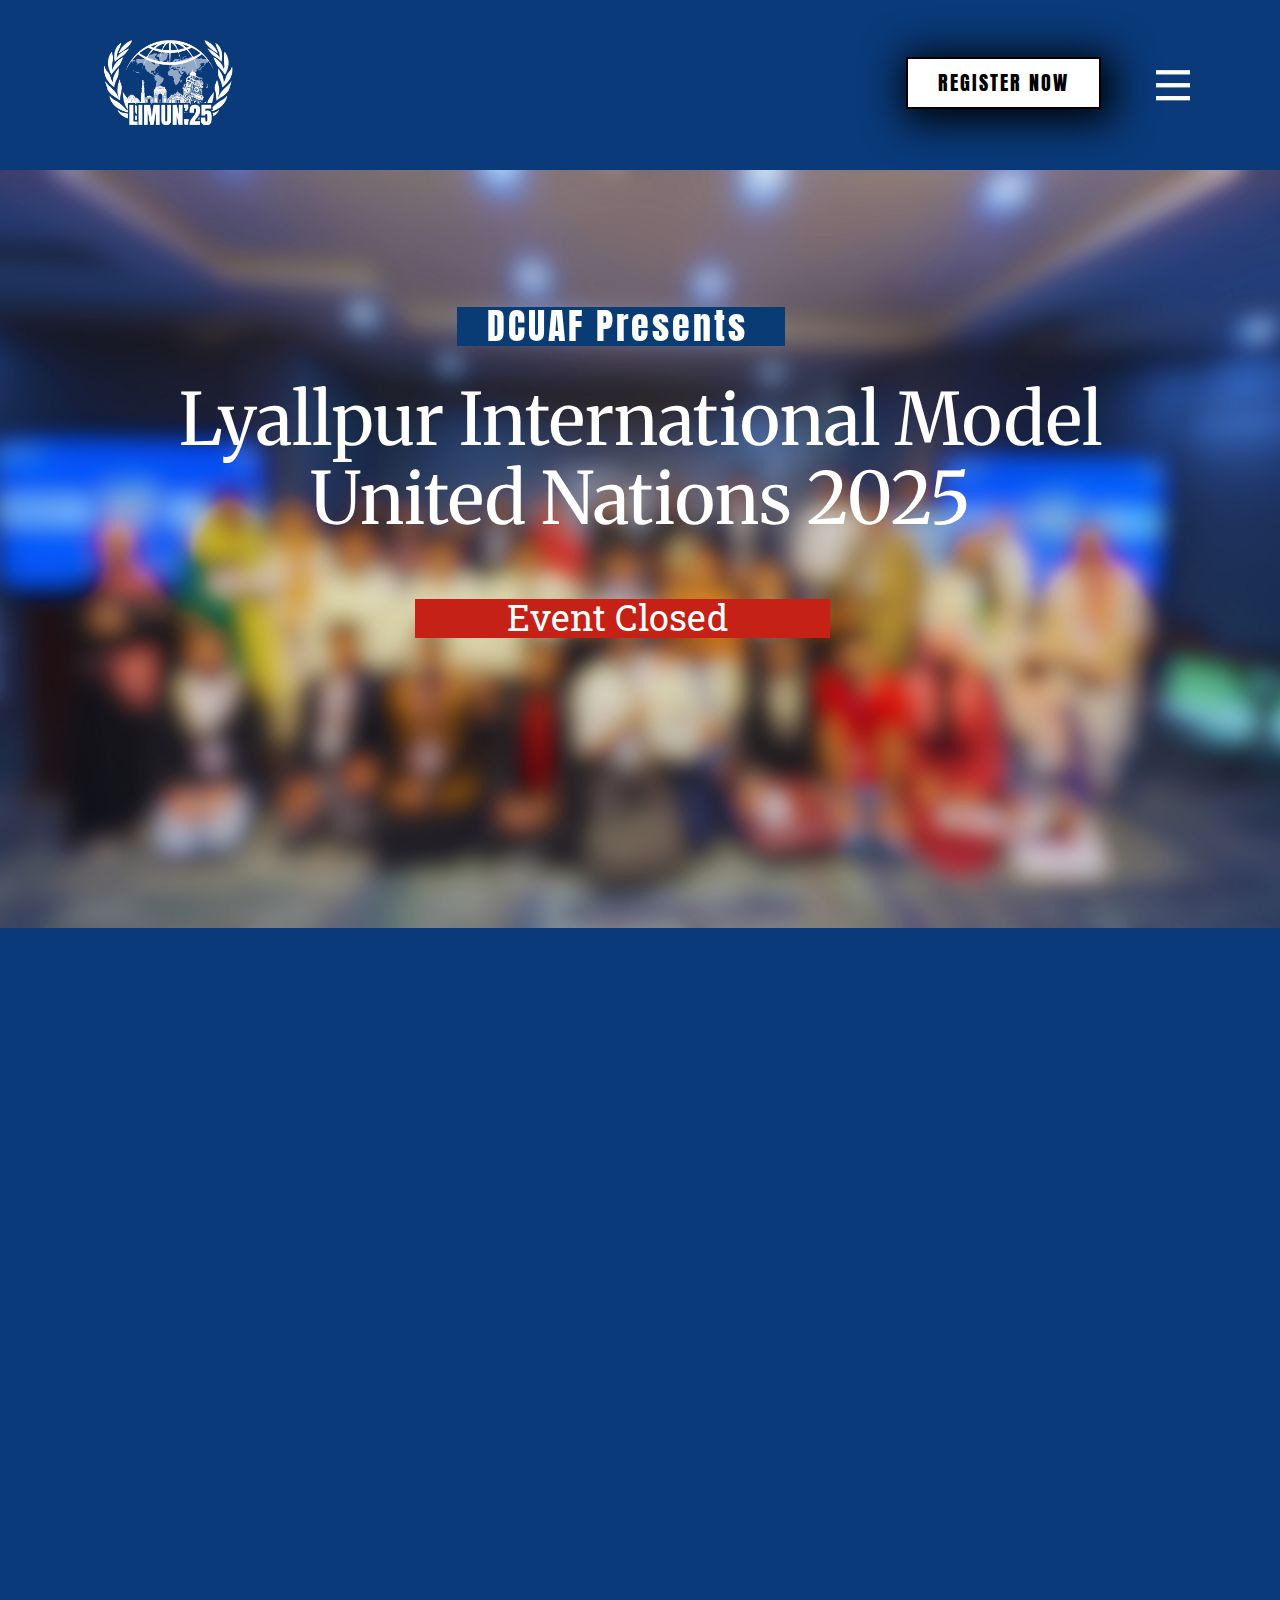
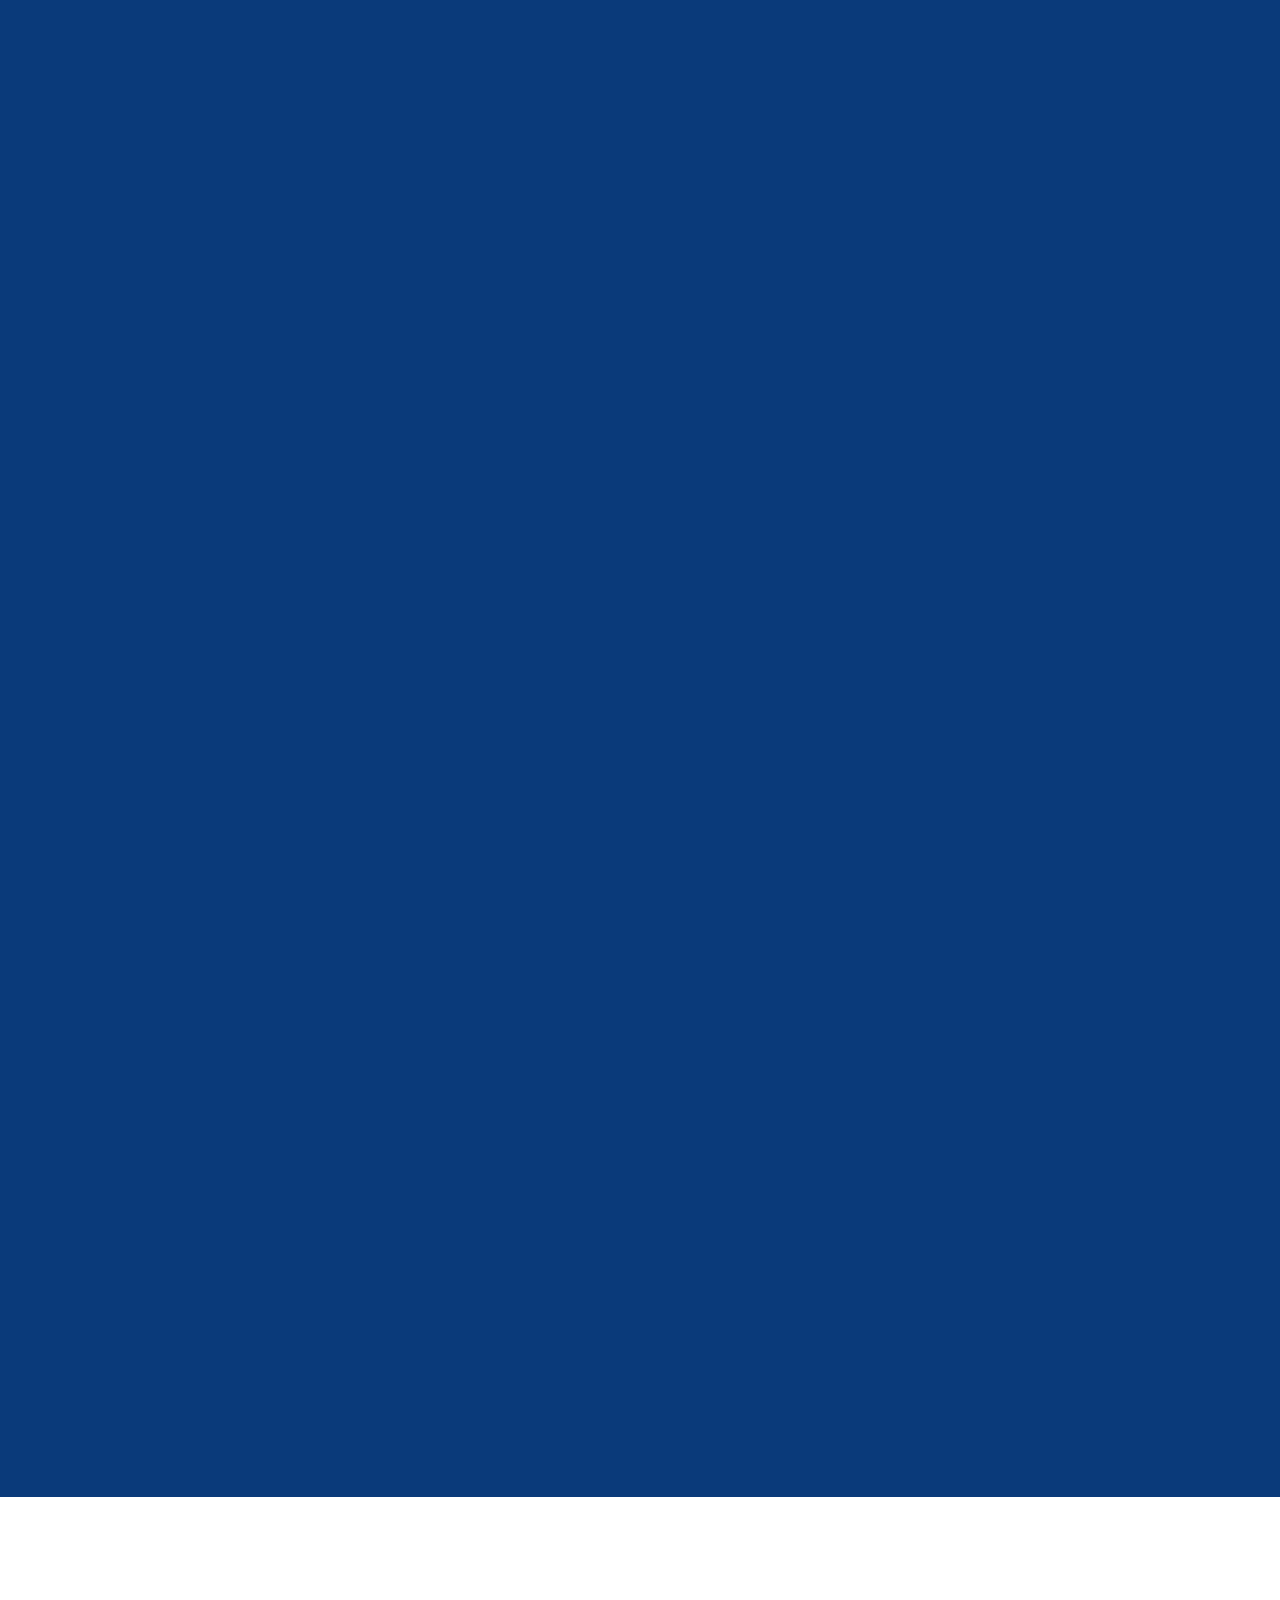
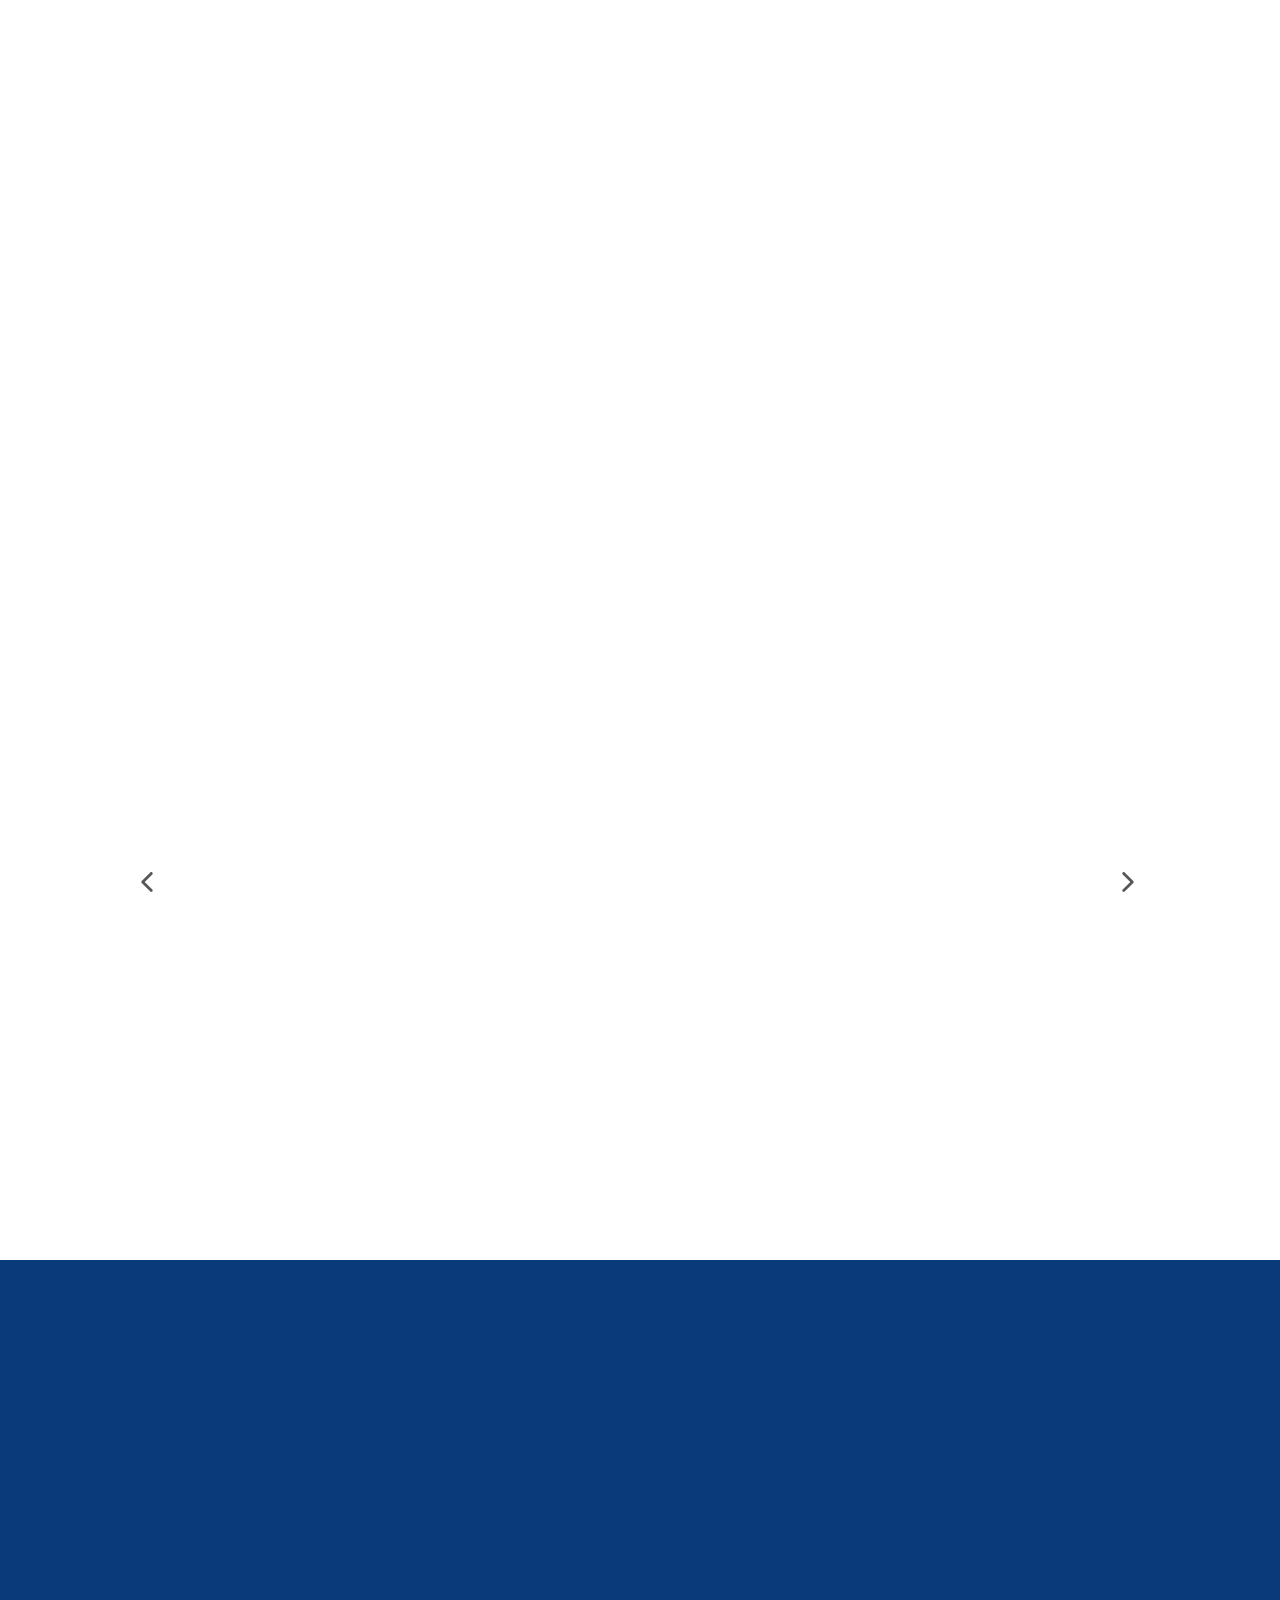
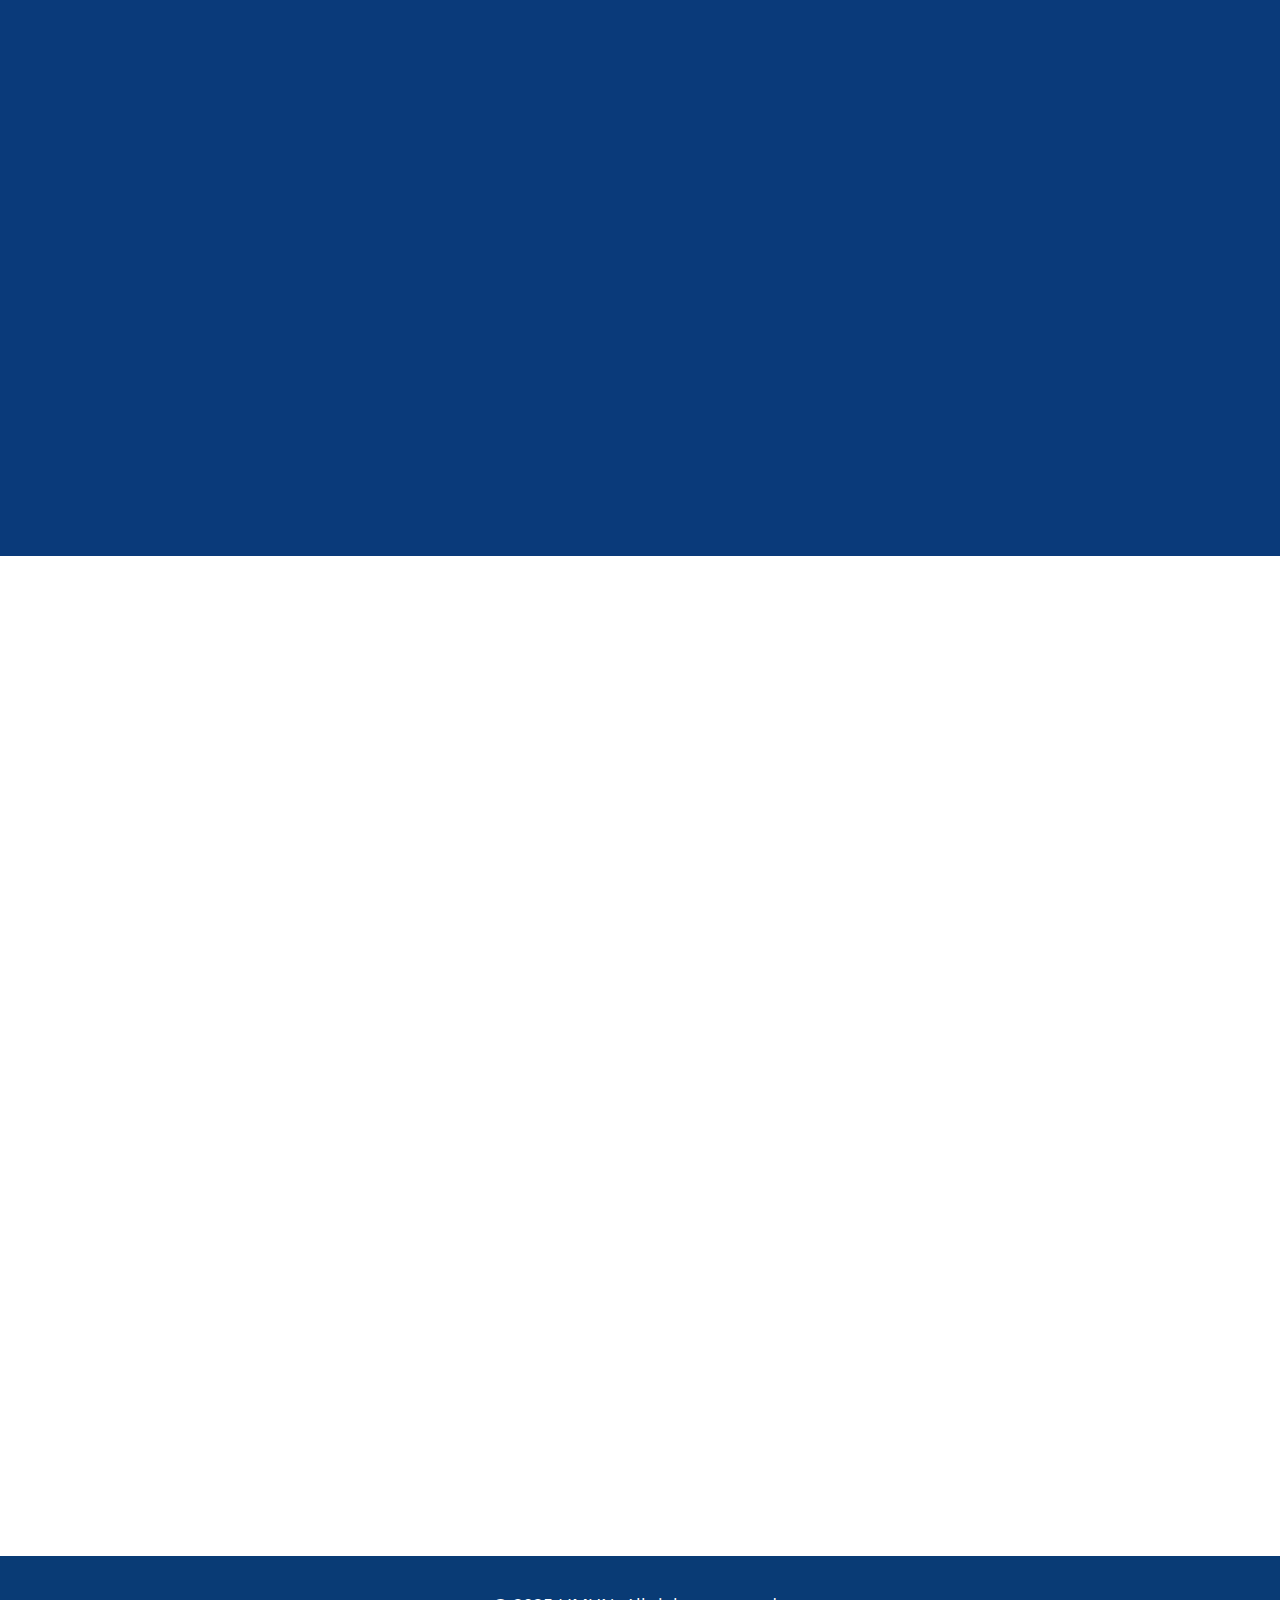
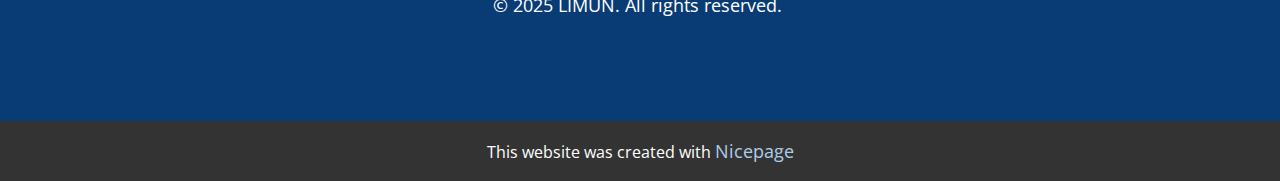
<file: LIMUN25/index.html>
<!DOCTYPE html>
<html style="font-size: 16px;" lang="en"><head>
    <meta name="viewport" content="width=device-width, initial-scale=1.0">
    <meta charset="utf-8">
    <meta name="keywords" content="DCUAF Presents, Lyallpur International Model United Nations 2025, Coming Soon!, Our Advisor&amp;apos;s Message, What we do?">
    <meta name="description" content="">
    <title>LIMUN</title>
    <link rel="stylesheet" href="nicepage.css" media="screen">
<link rel="stylesheet" href="index.css" media="screen">
    <script class="u-script" type="text/javascript" src="jquery.js" defer=""></script>
    <script class="u-script" type="text/javascript" src="nicepage.js" defer=""></script>
    <meta name="generator" content="Nicepage 7.12.8, nicepage.com">
    
    
    
    
    
    
    
    
    
    
    <link id="u-page-google-font" rel="stylesheet" href="https://fonts.googleapis.com/css2?display=swap&amp;family=Roboto:ital,wght@0,100;0,200;0,300;0,400;0,500;0,600;0,700;0,800;0,900;1,100;1,200;1,300;1,400;1,500;1,600;1,700;1,800;1,900&amp;family=Open+Sans:ital,wght@0,300;0,400;0,500;0,600;0,700;0,800;1,300;1,400;1,500;1,600;1,700;1,800&amp;family=Merriweather:ital,wght@0,300;0,400;0,500;0,600;0,700;0,800;0,900;1,300;1,400;1,500;1,600;1,700;1,800;1,900&amp;family=Roboto+Slab:wght@100;200;300;400;500;600;700;800;900&amp;family=Anton:wght@400&amp;family=Abyssinica+SIL:wght@400">
    <script type="application/ld+json">{
		"@context": "http://schema.org",
		"@type": "Organization",
		"name": ""
}</script>
    <meta name="theme-color" content="#478ac9">
    <meta property="og:title" content="LIMUN">
    <meta property="og:type" content="website">
  <meta data-intl-tel-input-cdn-path="intlTelInput/"></head>
  <body data-home-page="LIMUN.html" data-home-page-title="LIMUN" data-path-to-root="./" data-include-products="false" class="u-body u-clearfix u-xl-mode" data-lang="en"><header class="u-clearfix u-color-var u-header u-header" id="header"><div class="u-clearfix u-sheet u-sheet-1">
        <img class="u-image u-image-default u-preserve-proportions u-image-1" src="images/LIMUN254.png" alt="" data-image-width="500" data-image-height="500">
        <nav class="u-menu u-menu-hamburger u-offcanvas u-menu-1" role="navigation" data-responsive-from="XL">
          <div class="menu-collapse">
            <a class="u-button-style u-hamburger-link u-nav-link u-text-white u-hamburger-link-1" aria-label="Open menu" aria-controls="a2be" href="#">
              <svg class="u-svg-link" viewBox="0 0 24 24"><use xlink:href="#svg-e79d"></use></svg>
              <svg class="u-svg-content" version="1.1" id="svg-e79d" viewBox="0 0 16 16" x="0px" y="0px" xmlns:xlink="http://www.w3.org/1999/xlink" xmlns="http://www.w3.org/2000/svg"><g><rect y="1" width="16" height="2"></rect><rect y="7" width="16" height="2"></rect><rect y="13" width="16" height="2"></rect>
</g></svg>
            </a>
          </div>
          <div class="u-custom-menu u-nav-container">
            <ul role="menubar" class="u-nav u-unstyled"><li role="none" class="u-nav-item"><a role="menuitem" class="u-button-style u-nav-link" href="./">Home</a>
</li><li role="none" class="u-nav-item"><a role="menuitem" class="u-button-style u-nav-link" href="COUNCIL.html">Council</a>
</li><li role="none" class="u-nav-item"><a role="menuitem" class="u-button-style u-nav-link" href="About.html">About</a>
</li></ul>
          </div>
          <div id="a2be" role="region" aria-label="Menu panel" class="u-custom-menu u-nav-container-collapse">
            <div class="u-container-style u-custom-color-1 u-inner-container-layout u-opacity u-opacity-95 u-sidenav">
              <div class="u-inner-container-layout u-sidenav-overflow">
                <div class="u-menu-close" tabindex="-1" aria-controls="a2be" aria-label="Close menu"></div>
                <ul role="menubar" class="u-align-center u-custom-font u-nav u-popupmenu-items u-unstyled u-nav-2"><li role="none" class="u-nav-item"><a role="menuitem" class="u-button-style u-nav-link" href="./">Home</a>
</li><li role="none" class="u-nav-item"><a role="menuitem" class="u-button-style u-nav-link" href="COUNCIL.html">Council</a>
</li><li role="none" class="u-nav-item"><a role="menuitem" class="u-button-style u-nav-link" href="About.html">About</a>
</li></ul>
              </div>
            </div>
            <div class="u-custom-color-1 u-menu-overlay u-opacity u-opacity-var" style="--opacity: 0.57;"></div>
          </div>
        </nav>
        <a href="#popup-5e72" class="u-border-2 u-border-black u-btn u-button-style u-custom-font u-dialog-link u-text-black u-white u-btn-1">REGISTER NOW </a>
      </div></header>
    <section class="u-clearfix u-image u-valign-top-lg u-valign-top-md u-valign-top-sm u-valign-top-xs u-section-1" id="block-2" data-image-width="1280" data-image-height="720">
      <div class="u-clearfix u-sheet u-sheet-1">
        <div class="u-custom-color-1 u-shape u-shape-rectangle u-shape-1" data-animation-name="fadeIn" data-animation-duration="1000" data-animation-delay="0"></div>
        <h1 class="u-align-center u-custom-font u-text u-text-default-lg u-text-default-md u-text-default-sm u-text-default-xl u-text-white u-text-1" data-animation-name="customAnimationIn" data-animation-duration="500" data-animation-delay="0">DCUAF Presents</h1>
        <h1 class="u-align-center u-custom-font u-font-merriweather u-hover-feature u-text u-text-default u-text-white u-text-2">Lyallpur International Model United Nations 2025</h1>
        <div class="custom-expanded u-custom-color-2 u-shape u-shape-rectangle u-shape-2" data-animation-name="fadeIn" data-animation-duration="500" data-animation-delay="0" data-animation-out="0"></div>
        <h1 class="u-align-center u-custom-font u-font-roboto-slab u-text u-text-default u-text-white u-text-3" data-animation-name="customAnimationIn" data-animation-duration="500" data-animation-delay="0" data-animation-out="0">Event Closed </h1>
        <a href="files/EquityPolicyLIMUN25.pdf" class="u-border-2 u-border-white u-btn u-button-style u-custom-color-1 u-file-link u-hover-palette-1-dark-1 u-btn-1" data-animation-name="customAnimationIn" data-animation-duration="1500" data-animation-delay="0" target="_blank" data-animation-out="0">LIMUN'25 EQUITY POLICY </a>
        <a href="files/LIMUNInvitationFile2025.pdf" class="u-border-2 u-border-white u-btn u-button-style u-custom-color-1 u-file-link u-hover-palette-1-dark-1 u-btn-2" data-animation-name="customAnimationIn" data-animation-duration="1500" data-animation-delay="0" data-animation-out="0" target="_blank">LIMUN'25 INVITATION FILE </a>
        <a href="http://139.59.95.91/" class="u-border-2 u-border-white u-btn u-button-style u-custom-color-1 u-hover-palette-1-dark-1 u-btn-3" data-animation-name="customAnimationIn" data-animation-duration="1500" data-animation-delay="0" target="_blank" data-animation-out="0">LIMUN'25 MEDIA PORTAL </a>
      </div>
      
    </section>
    <section class="u-clearfix u-color-var u-section-2" id="block-4">
      <div class="u-clearfix u-sheet u-sheet-1">
        <h1 class="u-custom-font u-text u-text-default-lg u-text-default-md u-text-default-sm u-text-default-xl u-text-white u-text-1" data-animation-name="customAnimationIn" data-animation-duration="1000" data-animation-delay="0" data-animation-out="0">Our Vice Chancellor's Message</h1>
        <h6 class="u-align-justify u-custom-font u-text u-text-white u-text-2" data-animation-name="customAnimationIn" data-animation-duration="1500" data-animation-delay="500" data-animation-out="0"> It gives me immense pleasure to extend my warmest greetings to all participants, guests, and organizers of the Lyallpur International Model United Nations (LIMUN’25), hosted by the Debating Club of the University of Agriculture Faisalabad.&nbsp;<br>LIMUN’25 is not just a debating forum; it is a platform where young minds come together to engage in meaningful dialogue, critical thinking, and diplomatic negotiations on global and national issues. In today’s world, where challenges demand collective wisdom and collaboration, such initiatives empower our youth with the skills of leadership, negotiation, and conflict resolution.&nbsp;<br>The University of Agriculture Faisalabad has always taken pride in nurturing not only academic excellence but also character-building and personal growth. I am delighted to see our students taking the lead in organizing an event of this magnitude that promotes intercultural understanding, inclusivity, and intellectual development.&nbsp;<br>I warmly welcome all the delegates from across Pakistan to LIMUN’25 and encourage them to make the most of this opportunity. May this conference inspire new ideas, foster lifelong friendships, and contribute to shaping future leaders who will serve humanity with wisdom and compassion.&nbsp;<br>I congratulate the organizing committee for their dedication and hard work, and I wish LIMUN’25 great success.&nbsp;<br>
          <br><span style="font-weight: 700;">Prof. Dr. Zulifqar Ali</span>
          <br> Vice Chancellor<br> University of Agriculture, Faisalabad
        </h6>
        <img class="custom-expanded u-border-7 u-border-white u-image u-image-default u-image-1" src="images/image.png" alt="" data-image-width="600" data-image-height="600" data-animation-name="fadeIn" data-animation-duration="2000" data-animation-delay="0" data-animation-out="0">
      </div>
    </section>
    <section class="u-clearfix u-color-var u-section-3" id="block-9">
      <div class="u-clearfix u-sheet u-sheet-1">
        <h1 class="u-custom-font u-text u-text-default u-text-white u-text-1" data-animation-name="customAnimationIn" data-animation-duration="1000" data-animation-delay="0" data-animation-out="0">Meet Our Patrons</h1>
        <img class="custom-expanded u-border-7 u-border-white u-image u-image-default u-image-1" src="images/WhatsAppImage2024-10-22at18.14.05_b35f7cd0.jpg" alt="" data-image-width="641" data-image-height="960" data-animation-name="fadeIn" data-animation-duration="2000" data-animation-delay="0" data-animation-out="0">
        <h6 class="u-align-justify u-custom-font u-text u-text-white u-text-2" data-animation-name="customAnimationIn" data-animation-duration="1500" data-animation-delay="500" data-animation-out="0"> It is an honor for the University of Agriculture Faisalabad to host LIMUN’25, a platform that empowers youth to engage in meaningful dialogue, diplomacy, and critical thinking. I commend the efforts of the organizing team and extend my best wishes for the success of this transformative event.</h6>
        <h1 class="u-custom-font u-text u-text-body-alt-color u-text-default u-text-3" data-animation-name="customAnimationIn" data-animation-duration="1000" data-animation-delay="0" data-animation-out="0">Dr. Shoukat Ali </h1>
        <h1 class="u-custom-font u-text u-text-body-alt-color u-text-default u-text-4" data-animation-name="customAnimationIn" data-animation-duration="1000" data-animation-delay="0" data-animation-out="0">Senior Tutor<span style="font-weight: 400;"></span>
        </h1>
        <div class="u-border-3 u-border-white u-expanded-width-md u-expanded-width-sm u-expanded-width-xs u-line u-line-horizontal u-line-1" data-animation-name="customAnimationIn" data-animation-duration="1500" data-animation-delay="0"></div>
        <img class="custom-expanded u-border-7 u-border-white u-image u-image-default u-image-2" src="images/guestofhonor1.jpg" alt="" data-image-width="1600" data-image-height="1067" data-animation-name="fadeIn" data-animation-duration="2000" data-animation-delay="0" data-animation-out="0">
        <h6 class="u-align-justify u-custom-font u-text u-text-white u-text-5" data-animation-name="customAnimationIn" data-animation-duration="1500" data-animation-delay="500" data-animation-out="0"> LIMUN’25 reflects the dedication and vision of our students in creating a space for dialogue, leadership, and learning. I am confident that this event will inspire delegates to think critically and contribute positively to society.</h6>
        <h1 class="u-custom-font u-text u-text-body-alt-color u-text-default u-text-6" data-animation-name="customAnimationIn" data-animation-duration="1000" data-animation-delay="0" data-animation-out="0">Dr. Rabia Faridi</h1>
        <h1 class="u-custom-font u-text u-text-body-alt-color u-text-default u-text-7" data-animation-name="customAnimationIn" data-animation-duration="1000" data-animation-delay="0" data-animation-out="0">Incharge DCUAF</h1>
      </div>
    </section>
    <section class="u-clearfix u-section-4" id="block-5">
      <div class="u-clearfix u-sheet u-valign-middle-md u-sheet-1">
        <h6 class="u-custom-font u-text u-text-custom-color-1 u-text-1" data-animation-name="customAnimationIn" data-animation-duration="1000" data-animation-delay="500" data-animation-direction="" data-animation-out="0"> At LIMUN, we empower youth through diplomacy, dialogue, and debate. We simulate the United Nations to nurture critical thinking and leadership. Our conferences bring together students from diverse backgrounds and regions. We provide a platform for meaningful discussions on global challenges. Through workshops, training sessions, and committees, we ensure holistic learning. LIMUN is more than a conference : it’s a movement for informed global citizenship.</h6>
        <h1 class="u-custom-font u-text u-text-custom-color-1 u-text-default u-text-2" data-animation-name="customAnimationIn" data-animation-duration="1000" data-animation-delay="0" data-animation-out="0">What we do?</h1>
        <img class="u-border-7 u-border-custom-color-1 u-expanded-width-xs u-image u-image-default u-preserve-proportions u-image-1" src="images/UNSC.jpg" alt="" data-image-width="4032" data-image-height="2268" data-animation-name="customAnimationIn" data-animation-duration="1000" data-animation-delay="0" data-animation-out="0">
        <img class="u-border-7 u-border-custom-color-1 u-expanded-width-xs u-image u-image-default u-image-2" src="images/PNA.jpg" alt="" data-image-width="4000" data-image-height="2252" data-animation-name="customAnimationIn" data-animation-duration="1000" data-animation-delay="0" data-animation-out="0">
      </div>
    </section>
    <section class="u-clearfix u-section-5" id="block-8">
      <div class="u-clearfix u-sheet u-valign-middle-lg u-valign-middle-sm u-valign-top-md u-valign-top-xs u-sheet-1">
        <h1 class="u-custom-font u-text u-text-custom-color-1 u-text-default u-text-1" data-animation-name="customAnimationIn" data-animation-duration="1000" data-animation-delay="0" data-animation-out="0">Executive Council </h1>
        <div class="custom-expanded u-expanded-width-lg u-expanded-width-md u-expanded-width-sm u-layout-horizontal u-list u-list-1">
          <div class="u-repeater u-repeater-1">
            <div class="u-container-style u-list-item u-repeater-item u-shape-rectangle">
              <div class="u-container-layout u-similar-container u-valign-top-lg u-valign-top-sm u-valign-top-xl u-valign-top-xs u-container-layout-1">
                <img class="custom-expanded u-border-8 u-border-grey-75 u-expanded-width-lg u-expanded-width-md u-expanded-width-sm u-expanded-width-xl u-image u-image-default u-image-1" src="images/IMG_07211.jpg" alt="" data-image-width="953" data-image-height="960" data-animation-name="customAnimationIn" data-animation-duration="1500" data-animation-delay="0" data-animation-out="0">
                <p class="u-align-center u-custom-font u-font-arial u-text u-text-custom-color-1 u-text-default u-text-2" data-animation-name="customAnimationIn" data-animation-duration="1000" data-animation-delay="0" data-animation-out="0">Syed Fuzail Bukhari<br>President&nbsp;<br>
                  <br>
                </p>
              </div>
            </div>
            <div class="u-container-style u-list-item u-repeater-item u-shape-rectangle">
              <div class="u-container-layout u-similar-container u-valign-top-lg u-valign-top-sm u-valign-top-xl u-valign-top-xs u-container-layout-2">
                <img class="u-border-8 u-border-grey-75 u-expanded-width-lg u-expanded-width-md u-expanded-width-sm u-expanded-width-xl u-image u-image-default u-image-2" src="images/IMG_20250712_210031.jpg" alt="" data-image-width="2252" data-image-height="3081" data-animation-name="customAnimationIn" data-animation-duration="1500" data-animation-delay="0" data-animation-out="0">
                <p class="u-align-center u-custom-font u-font-arial u-text u-text-custom-color-1 u-text-default u-text-3" data-animation-name="customAnimationIn" data-animation-duration="1000" data-animation-delay="0" data-animation-out="0">Nabil Afzal&nbsp;<br>Secretary General 
                </p>
              </div>
            </div>
            <div class="u-container-style u-list-item u-repeater-item u-shape-rectangle">
              <div class="u-container-layout u-similar-container u-valign-top-lg u-valign-top-sm u-valign-top-xl u-valign-top-xs u-container-layout-3">
                <img class="u-border-8 u-border-grey-75 u-expanded-width-lg u-expanded-width-md u-expanded-width-sm u-expanded-width-xl u-image u-image-default u-image-3" src="images/WhatsAppImage2025-05-02at16.31.02_40318663.jpg" alt="" data-image-width="1125" data-image-height="1244" data-animation-name="customAnimationIn" data-animation-duration="1500" data-animation-delay="0" data-animation-out="0">
                <p class="u-align-center u-custom-font u-font-arial u-text u-text-custom-color-1 u-text-default u-text-4" data-animation-name="customAnimationIn" data-animation-duration="1000" data-animation-delay="0" data-animation-out="0">Karam Ali<br>Director General
                </p>
              </div>
            </div>
            <div class="u-container-style u-list-item u-repeater-item u-shape-rectangle">
              <div class="u-container-layout u-similar-container u-valign-top-lg u-valign-top-sm u-valign-top-xl u-valign-top-xs u-container-layout-4">
                <img class="u-border-8 u-border-grey-75 u-expanded-width-lg u-expanded-width-md u-expanded-width-sm u-expanded-width-xl u-image u-image-default u-image-4" src="images/AlishbaJamil.jpg" alt="" data-image-width="2773" data-image-height="4160" data-animation-name="customAnimationIn" data-animation-duration="1500" data-animation-delay="0" data-animation-out="0">
                <p class="u-align-center u-custom-font u-font-arial u-text u-text-custom-color-1 u-text-default u-text-5" data-animation-name="customAnimationIn" data-animation-duration="1000" data-animation-delay="0" data-animation-out="0">Alishba Jamil<br>Under-Secretary General (Operations)
                </p>
              </div>
            </div>
            <div class="u-container-style u-list-item u-repeater-item u-shape-rectangle">
              <div class="u-container-layout u-similar-container u-valign-top-lg u-valign-top-sm u-valign-top-xl u-valign-top-xs u-container-layout-5">
                <img class="u-border-8 u-border-grey-75 u-expanded-width-lg u-expanded-width-md u-expanded-width-sm u-expanded-width-xl u-image u-image-default u-image-5" src="images/WhatsAppImage2025-07-16at20.09.36_18710523.jpg" alt="" data-image-width="3024" data-image-height="4032" data-animation-name="customAnimationIn" data-animation-duration="1500" data-animation-delay="0" data-animation-out="0">
                <p class="u-align-center u-custom-font u-font-arial u-text u-text-custom-color-1 u-text-default u-text-6" data-animation-name="customAnimationIn" data-animation-duration="1000" data-animation-delay="0" data-animation-out="0">Ayesha Shahzad<br>Under-Secretary General&nbsp;<br>(General Affairs)
                </p>
              </div>
            </div>
          </div>
          <a class="u-gallery-nav u-gallery-nav-prev u-icon-rounded u-opacity u-opacity-70 u-radius u-spacing-10 u-text-body-color u-gallery-nav-1" href="#" role="button"><span aria-hidden="true">
              <svg viewBox="0 0 451.847 451.847"><path d="M97.141,225.92c0-8.095,3.091-16.192,9.259-22.366L300.689,9.27c12.359-12.359,32.397-12.359,44.751,0
c12.354,12.354,12.354,32.388,0,44.748L173.525,225.92l171.903,171.909c12.354,12.354,12.354,32.391,0,44.744
c-12.354,12.365-32.386,12.365-44.745,0l-194.29-194.281C100.226,242.115,97.141,234.018,97.141,225.92z"></path></svg></span><span class="sr-only">
              <svg viewBox="0 0 451.847 451.847"><path d="M97.141,225.92c0-8.095,3.091-16.192,9.259-22.366L300.689,9.27c12.359-12.359,32.397-12.359,44.751,0
c12.354,12.354,12.354,32.388,0,44.748L173.525,225.92l171.903,171.909c12.354,12.354,12.354,32.391,0,44.744
c-12.354,12.365-32.386,12.365-44.745,0l-194.29-194.281C100.226,242.115,97.141,234.018,97.141,225.92z"></path></svg></span>
          </a>
          <a class="u-gallery-nav u-gallery-nav-next u-icon-rounded u-opacity u-opacity-70 u-radius u-spacing-10 u-text-body-color u-gallery-nav-2" href="#" role="button"><span aria-hidden="true">
              <svg viewBox="0 0 451.846 451.847"><path d="M345.441,248.292L151.154,442.573c-12.359,12.365-32.397,12.365-44.75,0c-12.354-12.354-12.354-32.391,0-44.744
L278.318,225.92L106.409,54.017c-12.354-12.359-12.354-32.394,0-44.748c12.354-12.359,32.391-12.359,44.75,0l194.287,194.284
c6.177,6.18,9.262,14.271,9.262,22.366C354.708,234.018,351.617,242.115,345.441,248.292z"></path></svg></span><span class="sr-only">
              <svg viewBox="0 0 451.846 451.847"><path d="M345.441,248.292L151.154,442.573c-12.359,12.365-32.397,12.365-44.75,0c-12.354-12.354-12.354-32.391,0-44.744
L278.318,225.92L106.409,54.017c-12.354-12.359-12.354-32.394,0-44.748c12.354-12.359,32.391-12.359,44.75,0l194.287,194.284
c6.177,6.18,9.262,14.271,9.262,22.366C354.708,234.018,351.617,242.115,345.441,248.292z"></path></svg></span>
          </a>
        </div>
      </div>
    </section>
    <section class="u-clearfix u-color-var u-section-6" id="block-6">
      <div class="u-clearfix u-sheet u-sheet-1">
        <p class="u-custom-font u-text u-text-default u-text-white u-text-1" data-animation-name="customAnimationIn" data-animation-duration="1000" data-animation-delay="0" data-animation-out="0">COMMITTEES </p>
        <h6 class="u-align-center u-custom-font u-text u-text-white u-text-2" data-animation-name="customAnimationIn" data-animation-duration="1000" data-animation-delay="0" data-animation-out="0">LIMUN'25 features five dynamic committees which includes, UN-Security Council, UN-Human Rights Commission, Disarmament and International Security Committee, Pakistan National Assembly and Historical-Pakistan National Assembly. </h6>
        <div class="u-expanded-width-lg u-expanded-width-md u-expanded-width-xl u-expanded-width-xs u-list u-list-1">
          <div class="u-repeater u-repeater-1">
            <div class="u-container-style u-list-item u-repeater-item u-shape-rectangle">
              <div class="u-container-layout u-similar-container u-valign-bottom-md u-valign-top-sm u-valign-top-xs u-container-layout-1">
                <img class="u-image u-image-default u-preserve-proportions u-image-1" src="images/2.png" alt="" data-image-width="500" data-image-height="500" data-animation-name="customAnimationIn" data-animation-duration="3000" data-animation-delay="0" data-animation-out="0">
                <p class="u-custom-font u-small-text u-text u-text-default-xl u-text-variant u-text-white u-text-3" data-animation-name="fadeIn" data-animation-duration="3000" data-animation-delay="0" data-animation-out="0">UNITED NATIONS SECURITY COUNCIL</p>
              </div>
            </div>
            <div class="u-container-style u-list-item u-repeater-item u-shape-rectangle">
              <div class="u-container-layout u-similar-container u-valign-bottom-md u-valign-top-sm u-valign-top-xs u-container-layout-2">
                <img class="u-image u-image-default u-preserve-proportions u-image-2" src="images/4.png" alt="" data-image-width="500" data-image-height="500" data-animation-name="customAnimationIn" data-animation-duration="3000" data-animation-delay="0" data-animation-out="0">
                <p class="u-custom-font u-small-text u-text u-text-default-xl u-text-variant u-text-white u-text-4" data-animation-name="fadeIn" data-animation-duration="3000" data-animation-delay="0" data-animation-out="0">UNITED NATIONS HUMAN RIGHTS COMMISSION</p>
              </div>
            </div>
            <div class="u-container-style u-list-item u-repeater-item u-shape-rectangle">
              <div class="u-container-layout u-similar-container u-valign-bottom-md u-valign-top-sm u-valign-top-xs u-container-layout-3">
                <img class="u-image u-image-default u-preserve-proportions u-image-3" src="images/31.png" alt="" data-image-width="500" data-image-height="500" data-animation-name="customAnimationIn" data-animation-duration="3000" data-animation-delay="0" data-animation-out="0">
                <p class="u-custom-font u-small-text u-text u-text-default-xl u-text-variant u-text-white u-text-5" data-animation-name="fadeIn" data-animation-duration="3000" data-animation-delay="0" data-animation-out="0">DISARMAMENT AND INTERNATIONAL SECURITY COMMITTEE</p>
              </div>
            </div>
          </div>
        </div>
        <img class="u-image u-image-default u-preserve-proportions u-image-4" src="images/5.png" alt="" data-image-width="500" data-image-height="500" data-animation-name="customAnimationIn" data-animation-duration="3000" data-animation-delay="0" data-animation-out="0">
        <p class="u-custom-font u-small-text u-text u-text-default u-text-variant u-text-white u-text-6" data-animation-name="customAnimationIn" data-animation-duration="3000" data-animation-delay="0" data-animation-out="0">HISTORICAL-PAKISTAN NATIONAL ASSEMBLY</p>
        <img class="u-image u-image-default u-preserve-proportions u-image-5" src="images/LIMUN255.png" alt="" data-image-width="500" data-image-height="500" data-animation-name="customAnimationIn" data-animation-duration="2000" data-animation-delay="0" data-animation-out="0">
        <p class="u-align-center u-custom-font u-small-text u-text u-text-default-lg u-text-default-md u-text-default-xl u-text-variant u-text-white u-text-7" data-animation-name="customAnimationIn" data-animation-duration="3000" data-animation-delay="0" data-animation-out="0">JOINT SESSION OF&nbsp;PARLIAMENT</p>
      </div>
    </section>
    <section class="u-clearfix u-section-7" id="block-7">
      <p class="u-custom-font u-text u-text-custom-color-1 u-text-default u-text-1" data-animation-name="customAnimationIn" data-animation-duration="2000" data-animation-delay="0" data-animation-out="0">AMUN'25 AT GLANCE </p>
      <div class="u-expanded-width u-grey-10 u-shape u-shape-rectangle u-shape-1" data-animation-name="customAnimationIn" data-animation-duration="2000" data-animation-delay="0"></div>
      <p class="u-custom-font u-text u-text-black u-text-default u-text-2" data-animation-name="customAnimationIn" data-animation-duration="4000" data-animation-delay="0" data-animation-out="0">2</p>
      <p class="u-custom-font u-text u-text-black u-text-default u-text-3" data-animation-name="customAnimationIn" data-animation-duration="3000" data-animation-delay="0" data-animation-out="0">Committees</p>
      <p class="u-custom-font u-text u-text-black u-text-default u-text-4" data-animation-name="customAnimationIn" data-animation-duration="4000" data-animation-delay="0" data-animation-out="0">100+</p>
      <p class="u-custom-font u-text u-text-black u-text-default u-text-5" data-animation-name="customAnimationIn" data-animation-duration="3000" data-animation-delay="0" data-animation-out="0">Participants</p>
      <p class="u-custom-font u-text u-text-black u-text-default u-text-6" data-animation-name="customAnimationIn" data-animation-duration="4000" data-animation-delay="0" data-animation-out="0">20+</p>
      <p class="u-custom-font u-text u-text-black u-text-default u-text-7" data-animation-name="customAnimationIn" data-animation-duration="3000" data-animation-delay="0" data-animation-out="0">Institutions</p>
      <p class="u-custom-font u-text u-text-black u-text-default u-text-8" data-animation-name="customAnimationIn" data-animation-duration="4000" data-animation-delay="0" data-animation-out="0">2</p>
      <p class="u-custom-font u-text u-text-black u-text-default u-text-9" data-animation-name="customAnimationIn" data-animation-duration="3000" data-animation-delay="0" data-animation-out="0">Days</p>
      <img class="u-border-7 u-border-custom-color-1 u-image u-image-default u-preserve-proportions u-image-1" src="images/WhatsAppImage2025-07-13at13.56.10_3c6ecc6d.jpg" alt="" data-image-width="4000" data-image-height="2252" data-animation-name="customAnimationIn" data-animation-duration="2000" data-animation-delay="500" data-animation-out="0">
      <img class="u-border-7 u-border-custom-color-1 u-image u-image-default u-image-2" src="images/WhatsAppImage2025-07-12at11.16.16_712a02fd.jpg" alt="" data-image-width="4000" data-image-height="2252" data-animation-name="customAnimationIn" data-animation-duration="2000" data-animation-delay="0" data-animation-out="0">
      <img class="u-border-7 u-border-custom-color-1 u-image u-image-default u-preserve-proportions u-image-3" src="images/WhatsAppImage2025-07-12at11.16.17_5170a198.jpg" alt="" data-image-width="4000" data-image-height="2252" data-animation-name="customAnimationIn" data-animation-duration="2000" data-animation-delay="1000" data-animation-out="0">
      <img class="u-border-7 u-border-custom-color-1 u-image u-image-default u-preserve-proportions u-image-4" src="images/nabil.jpg" alt="" data-image-width="4000" data-image-height="2252" data-animation-name="customAnimationIn" data-animation-duration="2000" data-animation-delay="1500" data-animation-out="0">
    </section>
    
    
    
    
    <footer class="u-align-center u-clearfix u-container-align-center u-custom-color-1 u-footer u-footer" id="footer"><div class="u-clearfix u-sheet u-sheet-1">
        <p class="u-text u-text-default u-text-1"> © 2025 LIMUN. All rights reserved.&nbsp;<br>
        </p>
      </div></footer>
    <section class="u-backlink u-clearfix u-grey-80"> This website was created with <a href="https://nicepage.com">Nicepage</a>
    </section>
  <section class="u-black u-clearfix u-container-style u-dialog-block u-opacity u-opacity-70 u-valign-middle-lg u-valign-middle-md u-dialog-section-11" id="popup-5e72">
      <div class="u-container-style u-custom-color-1 u-dialog u-dialog-1">
        <div class="u-container-layout u-container-layout-1">
          <h1 class="u-custom-font u-text u-text-default u-text-1">Registration Forms </h1>
          <a href="https://tally.so/r/w4bND5" class="u-border-none u-btn u-button-style u-custom-font u-text-custom-color-1 u-white u-btn-1" target="_blank">INDIVIDUAL/OBSERVER REGISTRAT​ION<br>FORM<br>
          </a>
          <a href="https://tally.so/r/3qlE27" class="u-border-none u-btn u-button-style u-custom-font u-text-custom-color-1 u-white u-btn-2" target="_blank">DELEGATION REGISTRAT​ION<br>FORM<br>
          </a>
          <a href="https://tally.so/r/w2pljb" class="u-border-none u-btn u-button-style u-custom-font u-text-custom-color-1 u-white u-btn-3" target="_blank">&nbsp; CAMPUS AMBASSADOR&nbsp;<br>&nbsp;REGISTRATION FORM
          </a>
        </div>
        <button class="u-dialog-close-button u-icon u-text-grey-40 u-icon-1"><svg class="u-svg-link" preserveAspectRatio="xMidYMin slice" viewBox="0 0 16 16" style=""><use xmlns:xlink="http://www.w3.org/1999/xlink" xlink:href="#svg-efe9"></use></svg><svg xmlns="http://www.w3.org/2000/svg" xmlns:xlink="http://www.w3.org/1999/xlink" version="1.1" xml:space="preserve" class="u-svg-content" viewBox="0 0 16 16" x="0px" y="0px" id="svg-efe9"><rect x="7" y="0" transform="matrix(0.7071 -0.7071 0.7071 0.7071 -3.3138 8.0002)" width="2" height="16"></rect><rect x="0" y="7" transform="matrix(0.7071 -0.7071 0.7071 0.7071 -3.3138 8.0002)" width="16" height="2"></rect></svg></button>
      </div>
    </section><style>.u-dialog-section-11 .u-dialog-1 {
  width: 800px;
  min-height: 562px;
  height: auto;
  margin: 130px auto 60px;
}

.u-dialog-section-11 .u-container-layout-1 {
  padding: 30px 0 13px;
}

.u-dialog-section-11 .u-text-1 {
  font-family: Anton;
  font-size: 2.25rem;
  margin: 12px auto 0;
}

.u-dialog-section-11 .u-btn-1 {
  font-size: 3rem;
  font-family: Anton;
  background-image: none;
  margin: 12px auto 0;
  padding: 0 65px 0 64px;
}

.u-dialog-section-11 .u-btn-2 {
  font-size: 3rem;
  font-family: Anton;
  background-image: none;
  margin: 31px auto 0;
  padding: 0 155px;
}

.u-dialog-section-11 .u-btn-3 {
  font-size: 3rem;
  font-family: Anton;
  background-image: none;
  margin: 20px auto 0;
  padding: 0 167px;
}

.u-dialog-section-11 .u-icon-1 {
  width: 20px;
  height: 20px;
}

@media (max-width: 991px) {
  .u-dialog-section-11 .u-dialog-1 {
    width: 720px;
  }

  .u-dialog-section-11 .u-btn-1 {
    padding-right: 21px;
    padding-left: 21px;
  }

  .u-dialog-section-11 .u-btn-2 {
    padding-right: 117px;
    padding-left: 116px;
  }

  .u-dialog-section-11 .u-btn-3 {
    padding-right: 128px;
    padding-left: 126px;
  }
}

@media (max-width: 767px) {
  .u-dialog-section-11 .u-dialog-1 {
    width: 540px;
    margin-top: 240px;
  }

  .u-dialog-section-11 .u-btn-1 {
    font-size: 1.875rem;
  }

  .u-dialog-section-11 .u-btn-2 {
    font-size: 1.875rem;
    padding-right: 78px;
    padding-left: 78px;
  }

  .u-dialog-section-11 .u-btn-3 {
    font-size: 1.25rem;
  }
}

@media (max-width: 575px) {
  .u-dialog-section-11 .u-dialog-1 {
    width: 311px;
    min-height: 231px;
    margin-top: 337px;
  }

  .u-dialog-section-11 .u-container-layout-1 {
    padding-top: 11px;
    padding-bottom: 12px;
  }

  .u-dialog-section-11 .u-text-1 {
    font-size: 1rem;
    margin-top: 0;
  }

  .u-dialog-section-11 .u-btn-1 {
    font-size: 1.25rem;
    margin-top: 8px;
    padding-right: 12px;
    padding-left: 11px;
  }

  .u-dialog-section-11 .u-btn-2 {
    font-size: 1.25rem;
    margin-top: 7px;
    padding-right: 50px;
    padding-left: 50px;
  }

  .u-dialog-section-11 .u-btn-3 {
    margin-top: 7px;
    padding-right: 55px;
    padding-left: 54px;
  }

  .u-dialog-section-11 .u-icon-1 {
    left: auto;
    top: 11px;
    right: 11px;
    position: absolute;
  }
}</style>
</body></html>
</file>
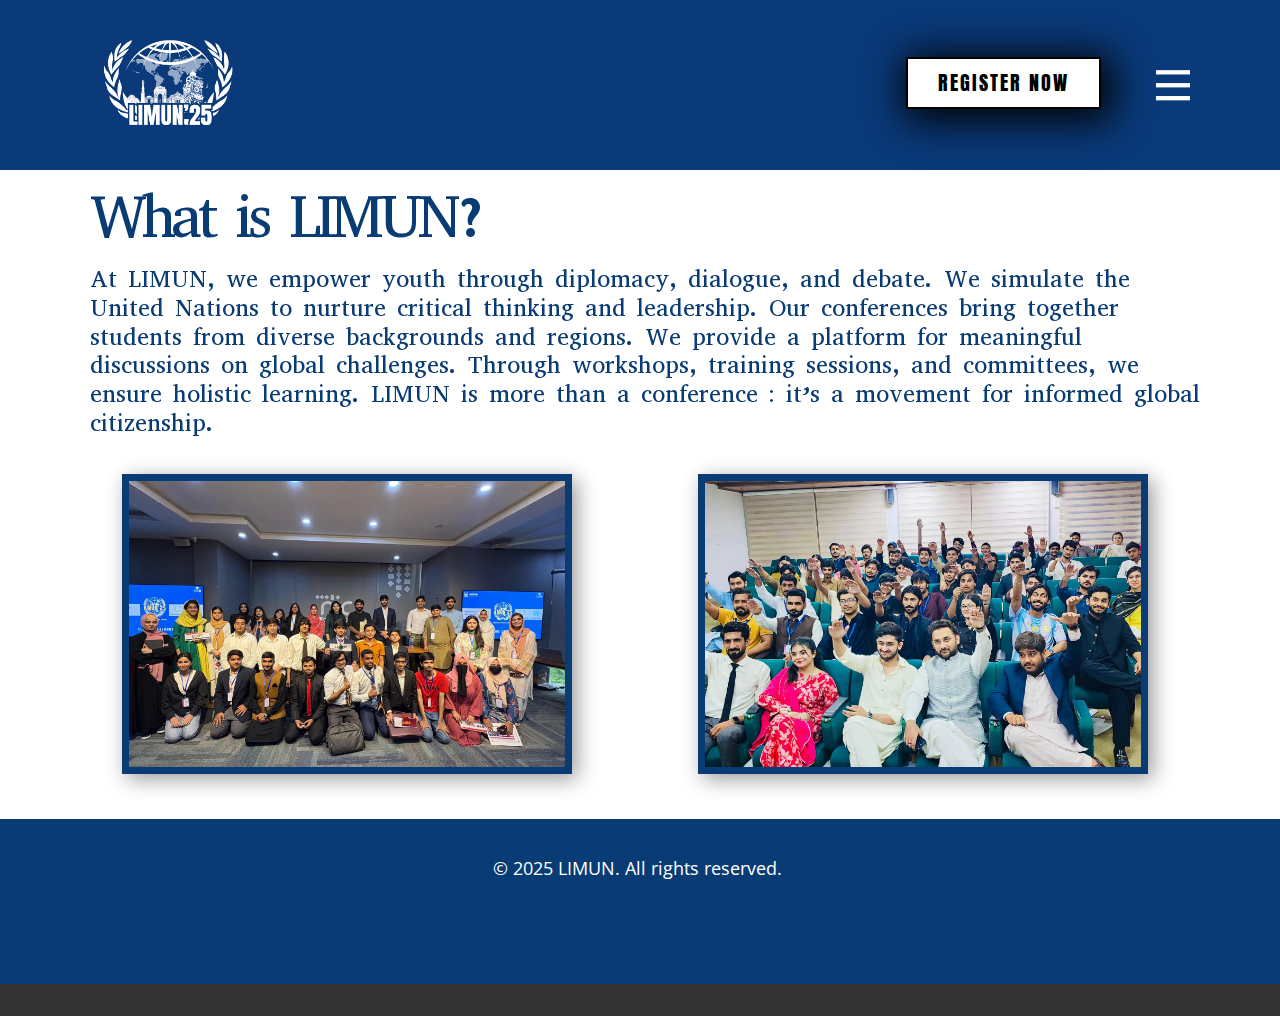
<file: LIMUN25/About.html>
<!DOCTYPE html>
<html style="font-size: 16px;" lang="en"><head>
    <meta name="viewport" content="width=device-width, initial-scale=1.0">
    <meta charset="utf-8">
    <meta name="keywords" content="What is LIMUN?, Registration Forms ​">
    <meta name="description" content="">
    <title>About</title>
    <link rel="stylesheet" href="nicepage.css" media="screen">
<link rel="stylesheet" href="About.css" media="screen">
    <script class="u-script" type="text/javascript" src="jquery.js" defer=""></script>
    <script class="u-script" type="text/javascript" src="nicepage.js" defer=""></script>
    <meta name="generator" content="Nicepage 7.12.8, nicepage.com">
    
    
    
    
    <link id="u-page-google-font" rel="stylesheet" href="https://fonts.googleapis.com/css2?display=swap&amp;family=Roboto:ital,wght@0,100;0,200;0,300;0,400;0,500;0,600;0,700;0,800;0,900;1,100;1,200;1,300;1,400;1,500;1,600;1,700;1,800;1,900&amp;family=Open+Sans:ital,wght@0,300;0,400;0,500;0,600;0,700;0,800;1,300;1,400;1,500;1,600;1,700;1,800&amp;family=Abyssinica+SIL:wght@400&amp;family=Anton:wght@400">
    <script type="application/ld+json">{
		"@context": "http://schema.org",
		"@type": "Organization",
		"name": ""
}</script>
    <meta name="theme-color" content="#478ac9">
    <meta property="og:title" content="About">
    <meta property="og:type" content="website">
  <meta data-intl-tel-input-cdn-path="intlTelInput/"></head>
  <body data-path-to-root="./" data-include-products="false" class="u-body u-clearfix u-xl-mode" data-lang="en"><header class="u-clearfix u-color-var u-header u-header" id="header"><div class="u-clearfix u-sheet u-sheet-1">
        <img class="u-image u-image-default u-preserve-proportions u-image-1" src="images/LIMUN254.png" alt="" data-image-width="500" data-image-height="500">
        <nav class="u-menu u-menu-hamburger u-offcanvas u-menu-1" role="navigation" data-responsive-from="XL">
          <div class="menu-collapse">
            <a class="u-button-style u-hamburger-link u-nav-link u-text-white u-hamburger-link-1" aria-label="Open menu" aria-controls="a2be" href="#">
              <svg class="u-svg-link" viewBox="0 0 24 24"><use xlink:href="#svg-e79d"></use></svg>
              <svg class="u-svg-content" version="1.1" id="svg-e79d" viewBox="0 0 16 16" x="0px" y="0px" xmlns:xlink="http://www.w3.org/1999/xlink" xmlns="http://www.w3.org/2000/svg"><g><rect y="1" width="16" height="2"></rect><rect y="7" width="16" height="2"></rect><rect y="13" width="16" height="2"></rect>
</g></svg>
            </a>
          </div>
          <div class="u-custom-menu u-nav-container">
            <ul role="menubar" class="u-nav u-unstyled"><li role="none" class="u-nav-item"><a role="menuitem" class="u-button-style u-nav-link" href="./">Home</a>
</li><li role="none" class="u-nav-item"><a role="menuitem" class="u-button-style u-nav-link" href="COUNCIL.html">Council</a>
</li><li role="none" class="u-nav-item"><a role="menuitem" class="u-button-style u-nav-link" href="About.html">About</a>
</li></ul>
          </div>
          <div id="a2be" role="region" aria-label="Menu panel" class="u-custom-menu u-nav-container-collapse">
            <div class="u-container-style u-custom-color-1 u-inner-container-layout u-opacity u-opacity-95 u-sidenav">
              <div class="u-inner-container-layout u-sidenav-overflow">
                <div class="u-menu-close" tabindex="-1" aria-controls="a2be" aria-label="Close menu"></div>
                <ul role="menubar" class="u-align-center u-custom-font u-nav u-popupmenu-items u-unstyled u-nav-2"><li role="none" class="u-nav-item"><a role="menuitem" class="u-button-style u-nav-link" href="./">Home</a>
</li><li role="none" class="u-nav-item"><a role="menuitem" class="u-button-style u-nav-link" href="COUNCIL.html">Council</a>
</li><li role="none" class="u-nav-item"><a role="menuitem" class="u-button-style u-nav-link" href="About.html">About</a>
</li></ul>
              </div>
            </div>
            <div class="u-custom-color-1 u-menu-overlay u-opacity u-opacity-var" style="--opacity: 0.57;"></div>
          </div>
        </nav>
        <a href="#popup-5e72" class="u-border-2 u-border-black u-btn u-button-style u-custom-font u-dialog-link u-text-black u-white u-btn-1">REGISTER NOW </a>
      </div></header>
    <section class="u-clearfix u-section-1" id="block-1">
      <div class="u-clearfix u-sheet u-sheet-1">
        <h1 class="u-custom-font u-text u-text-custom-color-1 u-text-default u-text-1" data-animation-name="customAnimationIn" data-animation-duration="1000" data-animation-delay="0">What is LIMUN?</h1>
        <h6 class="u-custom-font u-text u-text-custom-color-1 u-text-2" data-animation-name="customAnimationIn" data-animation-duration="2000" data-animation-delay="0" data-animation-direction=""> At LIMUN, we empower youth through diplomacy, dialogue, and debate. We simulate the United Nations to nurture critical thinking and leadership. Our conferences bring together students from diverse backgrounds and regions. We provide a platform for meaningful discussions on global challenges. Through workshops, training sessions, and committees, we ensure holistic learning. LIMUN is more than a conference : it’s a movement for informed global citizenship.</h6>
        <img class="u-border-7 u-border-custom-color-1 u-image u-image-default u-preserve-proportions u-image-1" src="images/UNSC.jpg" alt="" data-image-width="4032" data-image-height="2268" data-animation-name="customAnimationIn" data-animation-duration="1000" data-animation-delay="0">
        <img class="u-border-7 u-border-custom-color-1 u-image u-image-default u-image-2" src="images/PNA.jpg" alt="" data-image-width="4000" data-image-height="2252" data-animation-name="customAnimationIn" data-animation-duration="1000" data-animation-delay="0">
      </div>
    </section>
    
    
    
    
    <footer class="u-align-center u-clearfix u-container-align-center u-custom-color-1 u-footer u-footer" id="footer"><div class="u-clearfix u-sheet u-sheet-1">
        <p class="u-text u-text-default u-text-1"> © 2025 LIMUN. All rights reserved.&nbsp;<br>
        </p>
      </div></footer>
    <section class="u-backlink u-clearfix u-grey-80"></section>
  <section class="u-black u-clearfix u-container-style u-dialog-block u-opacity u-opacity-70 u-valign-middle-lg u-valign-middle-md u-dialog-section-5" id="popup-5e72">
      <div class="u-container-style u-custom-color-1 u-dialog u-dialog-1">
        <div class="u-container-layout u-container-layout-1">
          <h1 class="u-custom-font u-text u-text-default u-text-1">Registration Forms </h1>
          <a href="https://tally.so/r/w4bND5" class="u-border-none u-btn u-button-style u-custom-font u-text-custom-color-1 u-white u-btn-1" target="_blank">INDIVIDUAL/OBSERVER REGISTRAT​ION<br>FORM<br>
          </a>
          <a href="https://tally.so/r/3qlE27" class="u-border-none u-btn u-button-style u-custom-font u-text-custom-color-1 u-white u-btn-2" target="_blank">DELEGATION REGISTRAT​ION<br>FORM<br>
          </a>
          <a href="https://tally.so/r/w2pljb" class="u-border-none u-btn u-button-style u-custom-font u-text-custom-color-1 u-white u-btn-3" target="_blank">&nbsp; CAMPUS AMBASSADOR&nbsp;<br>&nbsp;REGISTRATION FORM
          </a>
        </div>
        <button class="u-dialog-close-button u-icon u-text-grey-40 u-icon-1"><svg class="u-svg-link" preserveAspectRatio="xMidYMin slice" viewBox="0 0 16 16" style=""><use xmlns:xlink="http://www.w3.org/1999/xlink" xlink:href="#svg-efe9"></use></svg><svg xmlns="http://www.w3.org/2000/svg" xmlns:xlink="http://www.w3.org/1999/xlink" version="1.1" xml:space="preserve" class="u-svg-content" viewBox="0 0 16 16" x="0px" y="0px" id="svg-efe9"><rect x="7" y="0" transform="matrix(0.7071 -0.7071 0.7071 0.7071 -3.3138 8.0002)" width="2" height="16"></rect><rect x="0" y="7" transform="matrix(0.7071 -0.7071 0.7071 0.7071 -3.3138 8.0002)" width="16" height="2"></rect></svg></button>
      </div>
    </section><style>.u-dialog-section-5 .u-dialog-1 {
  width: 800px;
  min-height: 562px;
  height: auto;
  margin: 130px auto 60px;
}

.u-dialog-section-5 .u-container-layout-1 {
  padding: 30px 0 13px;
}

.u-dialog-section-5 .u-text-1 {
  font-family: Anton;
  font-size: 2.25rem;
  margin: 12px auto 0;
}

.u-dialog-section-5 .u-btn-1 {
  font-size: 3rem;
  font-family: Anton;
  background-image: none;
  margin: 12px auto 0;
  padding: 0 65px 0 64px;
}

.u-dialog-section-5 .u-btn-2 {
  font-size: 3rem;
  font-family: Anton;
  background-image: none;
  margin: 31px auto 0;
  padding: 0 155px;
}

.u-dialog-section-5 .u-btn-3 {
  font-size: 3rem;
  font-family: Anton;
  background-image: none;
  margin: 20px auto 0;
  padding: 0 167px;
}

.u-dialog-section-5 .u-icon-1 {
  width: 20px;
  height: 20px;
}

@media (max-width: 991px) {
  .u-dialog-section-5 .u-dialog-1 {
    width: 720px;
  }

  .u-dialog-section-5 .u-btn-1 {
    padding-right: 21px;
    padding-left: 21px;
  }

  .u-dialog-section-5 .u-btn-2 {
    padding-right: 117px;
    padding-left: 116px;
  }

  .u-dialog-section-5 .u-btn-3 {
    padding-right: 128px;
    padding-left: 126px;
  }
}

@media (max-width: 767px) {
  .u-dialog-section-5 .u-dialog-1 {
    width: 540px;
    margin-top: 240px;
  }

  .u-dialog-section-5 .u-btn-1 {
    font-size: 1.875rem;
  }

  .u-dialog-section-5 .u-btn-2 {
    font-size: 1.875rem;
    padding-right: 78px;
    padding-left: 78px;
  }

  .u-dialog-section-5 .u-btn-3 {
    font-size: 1.25rem;
  }
}

@media (max-width: 575px) {
  .u-dialog-section-5 .u-dialog-1 {
    width: 311px;
    min-height: 231px;
    margin-top: 337px;
  }

  .u-dialog-section-5 .u-container-layout-1 {
    padding-top: 11px;
    padding-bottom: 12px;
  }

  .u-dialog-section-5 .u-text-1 {
    font-size: 1rem;
    margin-top: 0;
  }

  .u-dialog-section-5 .u-btn-1 {
    font-size: 1.25rem;
    margin-top: 8px;
    padding-right: 12px;
    padding-left: 11px;
  }

  .u-dialog-section-5 .u-btn-2 {
    font-size: 1.25rem;
    margin-top: 7px;
    padding-right: 50px;
    padding-left: 50px;
  }

  .u-dialog-section-5 .u-btn-3 {
    margin-top: 7px;
    padding-right: 55px;
    padding-left: 54px;
  }

  .u-dialog-section-5 .u-icon-1 {
    left: auto;
    top: 11px;
    right: 11px;
    position: absolute;
  }
}</style>
</body></html>
</file>
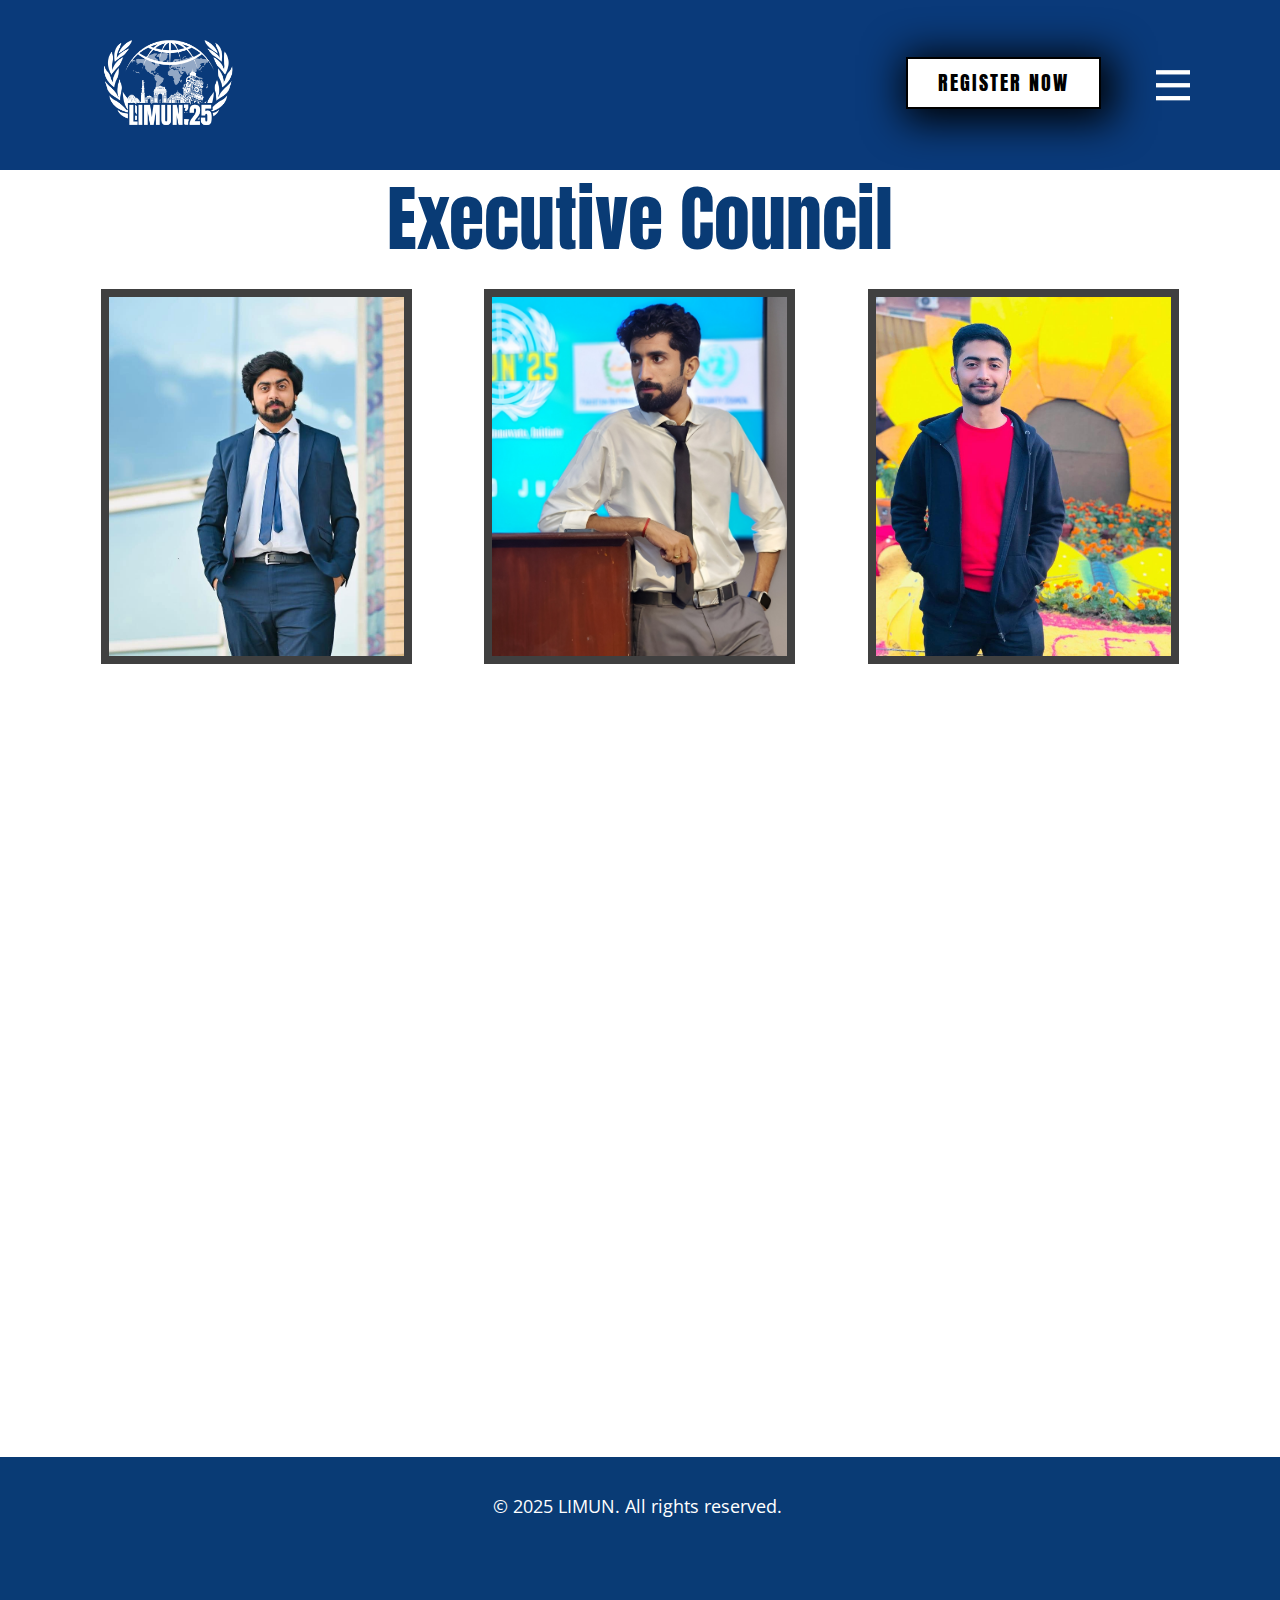
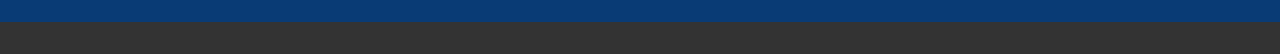
<file: LIMUN25/COUNCIL.html>
<!DOCTYPE html>
<html style="font-size: 16px;" lang="en"><head>
    <meta name="viewport" content="width=device-width, initial-scale=1.0">
    <meta charset="utf-8">
    <meta name="keywords" content="Registration Forms ​">
    <meta name="description" content="">
    <title>COUNCIL</title>
    <link rel="stylesheet" href="nicepage.css" media="screen">
<link rel="stylesheet" href="COUNCIL.css" media="screen">
    <script class="u-script" type="text/javascript" src="jquery.js" defer=""></script>
    <script class="u-script" type="text/javascript" src="nicepage.js" defer=""></script>
    <meta name="generator" content="Nicepage 7.12.8, nicepage.com">
    
    
    
    
    <link id="u-page-google-font" rel="stylesheet" href="https://fonts.googleapis.com/css2?display=swap&amp;family=Roboto:ital,wght@0,100;0,200;0,300;0,400;0,500;0,600;0,700;0,800;0,900;1,100;1,200;1,300;1,400;1,500;1,600;1,700;1,800;1,900&amp;family=Open+Sans:ital,wght@0,300;0,400;0,500;0,600;0,700;0,800;1,300;1,400;1,500;1,600;1,700;1,800&amp;family=Anton:wght@400&amp;family=Abyssinica+SIL:wght@400">
    <script type="application/ld+json">{
		"@context": "http://schema.org",
		"@type": "Organization",
		"name": ""
}</script>
    <meta name="theme-color" content="#478ac9">
    <meta property="og:title" content="COUNCIL">
    <meta property="og:type" content="website">
  <meta data-intl-tel-input-cdn-path="intlTelInput/"></head>
  <body data-path-to-root="./" data-include-products="false" class="u-body u-clearfix u-xl-mode" data-lang="en"><header class="u-clearfix u-color-var u-header u-header" id="header"><div class="u-clearfix u-sheet u-sheet-1">
        <img class="u-image u-image-default u-preserve-proportions u-image-1" src="images/LIMUN254.png" alt="" data-image-width="500" data-image-height="500">
        <nav class="u-menu u-menu-hamburger u-offcanvas u-menu-1" role="navigation" data-responsive-from="XL">
          <div class="menu-collapse">
            <a class="u-button-style u-hamburger-link u-nav-link u-text-white u-hamburger-link-1" aria-label="Open menu" aria-controls="a2be" href="#">
              <svg class="u-svg-link" viewBox="0 0 24 24"><use xlink:href="#svg-e79d"></use></svg>
              <svg class="u-svg-content" version="1.1" id="svg-e79d" viewBox="0 0 16 16" x="0px" y="0px" xmlns:xlink="http://www.w3.org/1999/xlink" xmlns="http://www.w3.org/2000/svg"><g><rect y="1" width="16" height="2"></rect><rect y="7" width="16" height="2"></rect><rect y="13" width="16" height="2"></rect>
</g></svg>
            </a>
          </div>
          <div class="u-custom-menu u-nav-container">
            <ul role="menubar" class="u-nav u-unstyled"><li role="none" class="u-nav-item"><a role="menuitem" class="u-button-style u-nav-link" href="./">Home</a>
</li><li role="none" class="u-nav-item"><a role="menuitem" class="u-button-style u-nav-link" href="COUNCIL.html">Council</a>
</li><li role="none" class="u-nav-item"><a role="menuitem" class="u-button-style u-nav-link" href="About.html">About</a>
</li></ul>
          </div>
          <div id="a2be" role="region" aria-label="Menu panel" class="u-custom-menu u-nav-container-collapse">
            <div class="u-container-style u-custom-color-1 u-inner-container-layout u-opacity u-opacity-95 u-sidenav">
              <div class="u-inner-container-layout u-sidenav-overflow">
                <div class="u-menu-close" tabindex="-1" aria-controls="a2be" aria-label="Close menu"></div>
                <ul role="menubar" class="u-align-center u-custom-font u-nav u-popupmenu-items u-unstyled u-nav-2"><li role="none" class="u-nav-item"><a role="menuitem" class="u-button-style u-nav-link" href="./">Home</a>
</li><li role="none" class="u-nav-item"><a role="menuitem" class="u-button-style u-nav-link" href="COUNCIL.html">Council</a>
</li><li role="none" class="u-nav-item"><a role="menuitem" class="u-button-style u-nav-link" href="About.html">About</a>
</li></ul>
              </div>
            </div>
            <div class="u-custom-color-1 u-menu-overlay u-opacity u-opacity-var" style="--opacity: 0.57;"></div>
          </div>
        </nav>
        <a href="#popup-5e72" class="u-border-2 u-border-black u-btn u-button-style u-custom-font u-dialog-link u-text-black u-white u-btn-1">REGISTER NOW </a>
      </div></header>
    <section class="u-clearfix u-section-1" id="block-9">
      <div class="u-clearfix u-sheet u-sheet-1">
        <h1 class="u-custom-font u-text u-text-custom-color-1 u-text-default u-text-1">Executive Council </h1>
        <div class="u-repeater u-repeater-1">
          <div class="u-container-style u-list-item u-repeater-item u-shape-rectangle">
            <div class="u-container-layout u-similar-container u-valign-top-lg u-valign-top-sm u-valign-top-xl u-valign-top-xs u-container-layout-1">
              <img class="u-border-8 u-border-grey-75 u-expanded-width u-image u-image-default u-image-1" src="images/IMG_07211.jpg" alt="" data-image-width="953" data-image-height="960" data-animation-name="customAnimationIn" data-animation-duration="1500" data-animation-delay="0" data-animation-out="0">
              <p class="u-align-center u-custom-font u-font-arial u-text u-text-custom-color-1 u-text-default u-text-2" data-animation-name="customAnimationIn" data-animation-duration="1000" data-animation-delay="0" data-animation-out="0">Syed Fuzail Bukhari<br>President&nbsp;<br>
                <br>
              </p>
            </div>
          </div>
          <div class="u-container-style u-list-item u-repeater-item u-shape-rectangle">
            <div class="u-container-layout u-similar-container u-valign-top-lg u-valign-top-sm u-valign-top-xl u-valign-top-xs u-container-layout-2">
              <img class="u-border-8 u-border-grey-75 u-expanded-width u-image u-image-default u-image-2" src="images/IMG_20250712_210031.jpg" alt="" data-image-width="2252" data-image-height="3081" data-animation-name="customAnimationIn" data-animation-duration="1500" data-animation-delay="0" data-animation-out="0">
              <p class="u-align-center u-custom-font u-font-arial u-text u-text-custom-color-1 u-text-default u-text-3" data-animation-name="customAnimationIn" data-animation-duration="1000" data-animation-delay="0" data-animation-out="0">Nabil Afzal&nbsp;<br>Secretary General 
              </p>
            </div>
          </div>
          <div class="u-container-style u-list-item u-repeater-item u-shape-rectangle">
            <div class="u-container-layout u-similar-container u-valign-top-lg u-valign-top-sm u-valign-top-xl u-valign-top-xs u-container-layout-3">
              <img class="u-border-8 u-border-grey-75 u-expanded-width u-image u-image-default u-image-3" src="images/WhatsAppImage2025-05-02at16.31.02_40318663.jpg" alt="" data-image-width="1125" data-image-height="1244" data-animation-name="customAnimationIn" data-animation-duration="1500" data-animation-delay="0" data-animation-out="0">
              <p class="u-align-center u-custom-font u-font-arial u-text u-text-custom-color-1 u-text-default u-text-4" data-animation-name="customAnimationIn" data-animation-duration="1000" data-animation-delay="0" data-animation-out="0">Karam Ali<br>Director General
              </p>
            </div>
          </div>
          <div class="u-container-style u-list-item u-repeater-item u-shape-rectangle">
            <div class="u-container-layout u-similar-container u-valign-top-lg u-valign-top-sm u-valign-top-xl u-valign-top-xs u-container-layout-4">
              <img class="u-border-8 u-border-grey-75 u-expanded-width u-image u-image-default u-image-4" src="images/AlishbaJamil.jpg" alt="" data-image-width="2773" data-image-height="4160" data-animation-name="customAnimationIn" data-animation-duration="1500" data-animation-delay="0" data-animation-out="0">
              <p class="u-align-center u-custom-font u-font-arial u-text u-text-custom-color-1 u-text-default u-text-5" data-animation-name="customAnimationIn" data-animation-duration="1000" data-animation-delay="0" data-animation-out="0">Alishba Jamil<br>Under-Secretary General (Operations)
              </p>
            </div>
          </div>
          <div class="u-container-style u-list-item u-repeater-item u-shape-rectangle">
            <div class="u-container-layout u-similar-container u-valign-top-lg u-valign-top-sm u-valign-top-xl u-valign-top-xs u-container-layout-5">
              <img class="u-border-8 u-border-grey-75 u-expanded-width u-image u-image-default u-image-5" src="images/WhatsAppImage2025-07-16at20.09.36_18710523.jpg" alt="" data-image-width="3024" data-image-height="4032" data-animation-name="customAnimationIn" data-animation-duration="1500" data-animation-delay="0" data-animation-out="0">
              <p class="u-align-center u-custom-font u-font-arial u-text u-text-custom-color-1 u-text-default u-text-6" data-animation-name="customAnimationIn" data-animation-duration="1000" data-animation-delay="0" data-animation-out="0">Ayesha Shahzad<br>Under-Secretary General&nbsp;<br>(General Affairs)
              </p>
            </div>
          </div>
        </div>
      </div>
    </section>
    
    
    
    
    <footer class="u-align-center u-clearfix u-container-align-center u-custom-color-1 u-footer u-footer" id="footer"><div class="u-clearfix u-sheet u-sheet-1">
        <p class="u-text u-text-default u-text-1"> © 2025 LIMUN. All rights reserved.&nbsp;<br>
        </p>
      </div></footer>
    <section class="u-backlink u-clearfix u-grey-80"></section>
  <section class="u-black u-clearfix u-container-style u-dialog-block u-opacity u-opacity-70 u-valign-middle-lg u-valign-middle-md u-dialog-section-5" id="popup-5e72">
      <div class="u-container-style u-custom-color-1 u-dialog u-dialog-1">
        <div class="u-container-layout u-container-layout-1">
          <h1 class="u-custom-font u-text u-text-default u-text-1">Registration Forms </h1>
          <a href="https://tally.so/r/w4bND5" class="u-border-none u-btn u-button-style u-custom-font u-text-custom-color-1 u-white u-btn-1" target="_blank">INDIVIDUAL/OBSERVER REGISTRAT​ION<br>FORM<br>
          </a>
          <a href="https://tally.so/r/3qlE27" class="u-border-none u-btn u-button-style u-custom-font u-text-custom-color-1 u-white u-btn-2" target="_blank">DELEGATION REGISTRAT​ION<br>FORM<br>
          </a>
          <a href="https://tally.so/r/w2pljb" class="u-border-none u-btn u-button-style u-custom-font u-text-custom-color-1 u-white u-btn-3" target="_blank">&nbsp; CAMPUS AMBASSADOR&nbsp;<br>&nbsp;REGISTRATION FORM
          </a>
        </div>
        <button class="u-dialog-close-button u-icon u-text-grey-40 u-icon-1"><svg class="u-svg-link" preserveAspectRatio="xMidYMin slice" viewBox="0 0 16 16" style=""><use xmlns:xlink="http://www.w3.org/1999/xlink" xlink:href="#svg-efe9"></use></svg><svg xmlns="http://www.w3.org/2000/svg" xmlns:xlink="http://www.w3.org/1999/xlink" version="1.1" xml:space="preserve" class="u-svg-content" viewBox="0 0 16 16" x="0px" y="0px" id="svg-efe9"><rect x="7" y="0" transform="matrix(0.7071 -0.7071 0.7071 0.7071 -3.3138 8.0002)" width="2" height="16"></rect><rect x="0" y="7" transform="matrix(0.7071 -0.7071 0.7071 0.7071 -3.3138 8.0002)" width="16" height="2"></rect></svg></button>
      </div>
    </section><style>.u-dialog-section-5 .u-dialog-1 {
  width: 800px;
  min-height: 562px;
  height: auto;
  margin: 130px auto 60px;
}

.u-dialog-section-5 .u-container-layout-1 {
  padding: 30px 0 13px;
}

.u-dialog-section-5 .u-text-1 {
  font-family: Anton;
  font-size: 2.25rem;
  margin: 12px auto 0;
}

.u-dialog-section-5 .u-btn-1 {
  font-size: 3rem;
  font-family: Anton;
  background-image: none;
  margin: 12px auto 0;
  padding: 0 65px 0 64px;
}

.u-dialog-section-5 .u-btn-2 {
  font-size: 3rem;
  font-family: Anton;
  background-image: none;
  margin: 31px auto 0;
  padding: 0 155px;
}

.u-dialog-section-5 .u-btn-3 {
  font-size: 3rem;
  font-family: Anton;
  background-image: none;
  margin: 20px auto 0;
  padding: 0 167px;
}

.u-dialog-section-5 .u-icon-1 {
  width: 20px;
  height: 20px;
}

@media (max-width: 991px) {
  .u-dialog-section-5 .u-dialog-1 {
    width: 720px;
  }

  .u-dialog-section-5 .u-btn-1 {
    padding-right: 21px;
    padding-left: 21px;
  }

  .u-dialog-section-5 .u-btn-2 {
    padding-right: 117px;
    padding-left: 116px;
  }

  .u-dialog-section-5 .u-btn-3 {
    padding-right: 128px;
    padding-left: 126px;
  }
}

@media (max-width: 767px) {
  .u-dialog-section-5 .u-dialog-1 {
    width: 540px;
    margin-top: 240px;
  }

  .u-dialog-section-5 .u-btn-1 {
    font-size: 1.875rem;
  }

  .u-dialog-section-5 .u-btn-2 {
    font-size: 1.875rem;
    padding-right: 78px;
    padding-left: 78px;
  }

  .u-dialog-section-5 .u-btn-3 {
    font-size: 1.25rem;
  }
}

@media (max-width: 575px) {
  .u-dialog-section-5 .u-dialog-1 {
    width: 311px;
    min-height: 231px;
    margin-top: 337px;
  }

  .u-dialog-section-5 .u-container-layout-1 {
    padding-top: 11px;
    padding-bottom: 12px;
  }

  .u-dialog-section-5 .u-text-1 {
    font-size: 1rem;
    margin-top: 0;
  }

  .u-dialog-section-5 .u-btn-1 {
    font-size: 1.25rem;
    margin-top: 8px;
    padding-right: 12px;
    padding-left: 11px;
  }

  .u-dialog-section-5 .u-btn-2 {
    font-size: 1.25rem;
    margin-top: 7px;
    padding-right: 50px;
    padding-left: 50px;
  }

  .u-dialog-section-5 .u-btn-3 {
    margin-top: 7px;
    padding-right: 55px;
    padding-left: 54px;
  }

  .u-dialog-section-5 .u-icon-1 {
    left: auto;
    top: 11px;
    right: 11px;
    position: absolute;
  }
}</style>
</body></html>
</file>
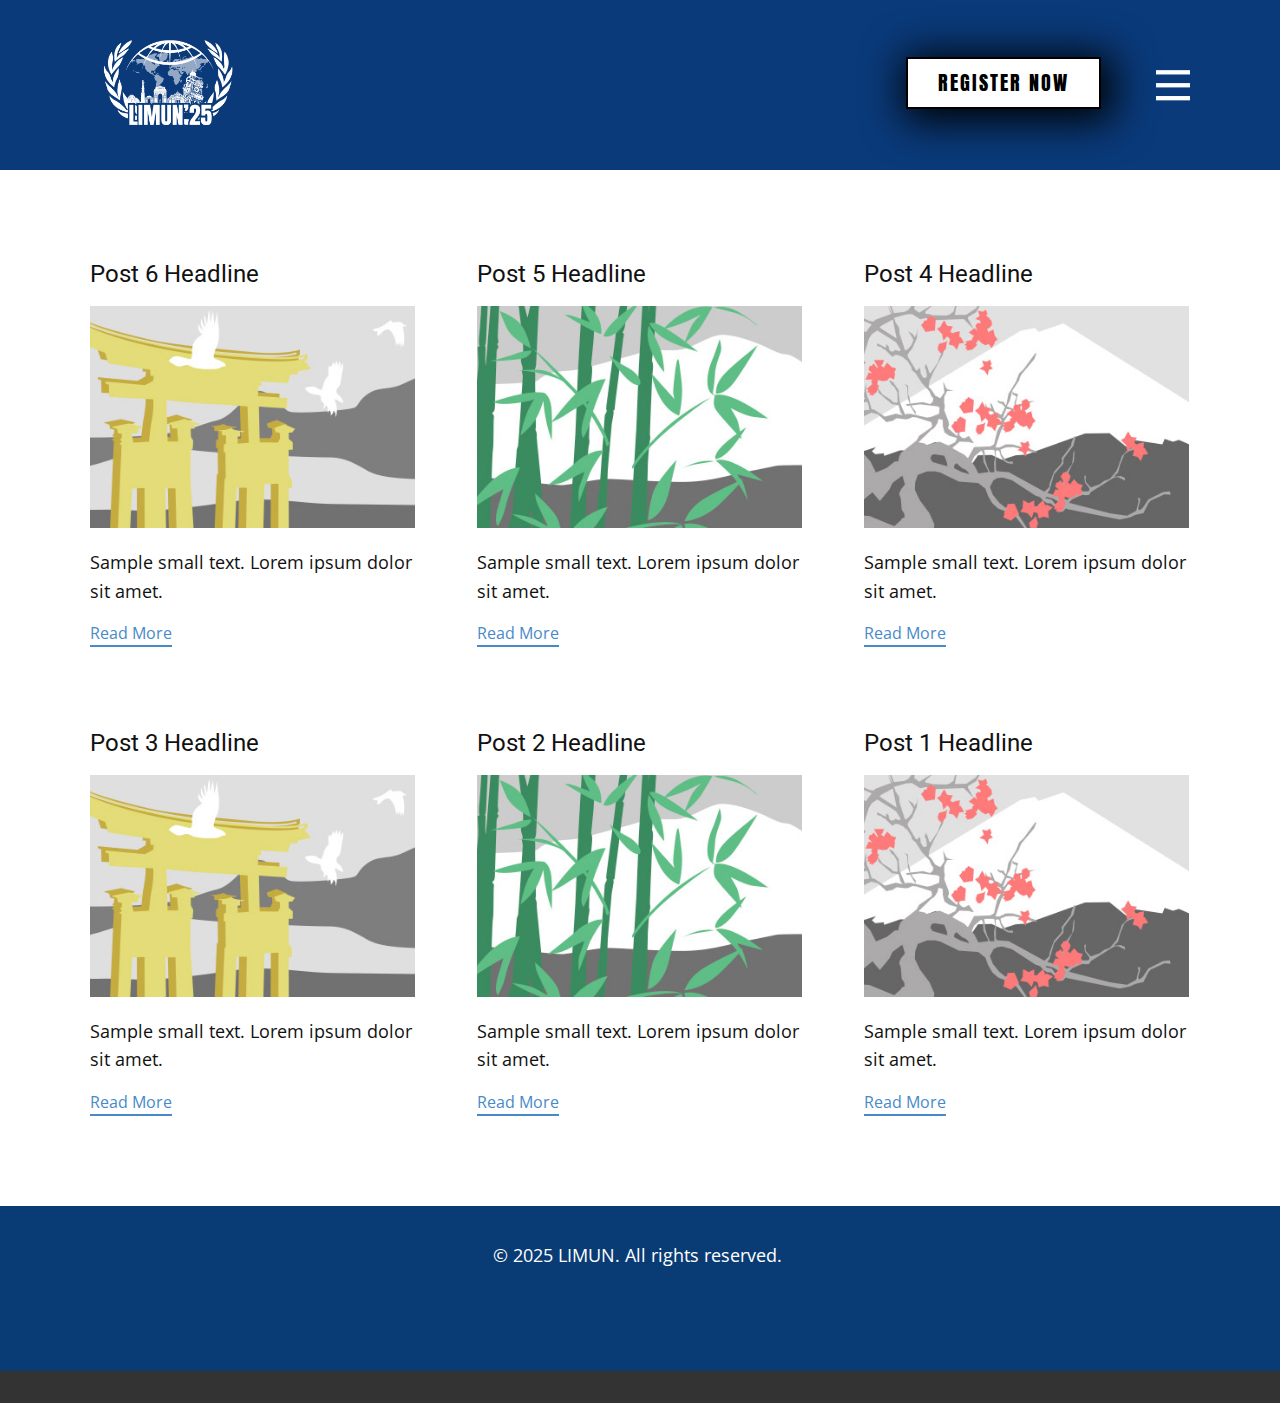
<file: LIMUN25/blog/blog.html>
<!DOCTYPE html>
<html style="font-size: 16px;" lang="en"><head>
    <meta name="viewport" content="width=device-width, initial-scale=1.0">
    <meta charset="utf-8">
    <meta name="keywords" content="Registration Forms ​">
    <meta name="description" content="">
    <title>Blog</title>
    <link rel="stylesheet" href="../nicepage.css" media="screen">
<link rel="stylesheet" href="../Blog-Template.css" media="screen">
    <script class="u-script" type="text/javascript" src="../jquery.js" defer=""></script>
    <script class="u-script" type="text/javascript" src="../nicepage.js" defer=""></script>
    <meta name="generator" content="Nicepage 7.12.8, nicepage.com">
    
    
    
    
    <link id="u-page-google-font" rel="stylesheet" href="https://fonts.googleapis.com/css2?display=swap&amp;family=Roboto:ital,wght@0,100;0,200;0,300;0,400;0,500;0,600;0,700;0,800;0,900;1,100;1,200;1,300;1,400;1,500;1,600;1,700;1,800;1,900&amp;family=Open+Sans:ital,wght@0,300;0,400;0,500;0,600;0,700;0,800;1,300;1,400;1,500;1,600;1,700;1,800&amp;family=Abyssinica+SIL:wght@400&amp;family=Anton:wght@400">
    <script type="application/ld+json">{
		"@context": "http://schema.org",
		"@type": "Organization",
		"name": ""
}</script>
    <meta name="theme-color" content="#478ac9">
  <meta data-intl-tel-input-cdn-path="intlTelInput/"></head>
  <body data-path-to-root="../" data-include-products="false" class="u-body u-xl-mode" data-lang="en"><header class="u-clearfix u-color-var u-header u-header" id="header"><div class="u-clearfix u-sheet u-sheet-1">
        <img class="u-image u-image-default u-preserve-proportions u-image-1" src="../images/LIMUN254.png" alt="" data-image-width="500" data-image-height="500">
        <nav class="u-menu u-menu-hamburger u-offcanvas u-menu-1" role="navigation" data-responsive-from="XL">
          <div class="menu-collapse">
            <a class="u-button-style u-hamburger-link u-nav-link u-text-white u-hamburger-link-1" aria-label="Open menu" aria-controls="a2be" href="#">
              <svg class="u-svg-link" viewBox="0 0 24 24"><use xlink:href="#svg-e79d"></use></svg>
              <svg class="u-svg-content" version="1.1" id="svg-e79d" viewBox="0 0 16 16" x="0px" y="0px" xmlns:xlink="http://www.w3.org/1999/xlink" xmlns="http://www.w3.org/2000/svg"><g><rect y="1" width="16" height="2"></rect><rect y="7" width="16" height="2"></rect><rect y="13" width="16" height="2"></rect>
</g></svg>
            </a>
          </div>
          <div class="u-custom-menu u-nav-container">
            <ul role="menubar" class="u-nav u-unstyled"><li role="none" class="u-nav-item"><a role="menuitem" class="u-button-style u-nav-link" href="../">Home</a>
</li><li role="none" class="u-nav-item"><a role="menuitem" class="u-button-style u-nav-link" href="../COUNCIL.html">Council</a>
</li><li role="none" class="u-nav-item"><a role="menuitem" class="u-button-style u-nav-link" href="../About.html">About</a>
</li></ul>
          </div>
          <div id="a2be" role="region" aria-label="Menu panel" class="u-custom-menu u-nav-container-collapse">
            <div class="u-container-style u-custom-color-1 u-inner-container-layout u-opacity u-opacity-95 u-sidenav">
              <div class="u-inner-container-layout u-sidenav-overflow">
                <div class="u-menu-close" tabindex="-1" aria-controls="a2be" aria-label="Close menu"></div>
                <ul role="menubar" class="u-align-center u-custom-font u-nav u-popupmenu-items u-unstyled u-nav-2"><li role="none" class="u-nav-item"><a role="menuitem" class="u-button-style u-nav-link" href="../">Home</a>
</li><li role="none" class="u-nav-item"><a role="menuitem" class="u-button-style u-nav-link" href="../COUNCIL.html">Council</a>
</li><li role="none" class="u-nav-item"><a role="menuitem" class="u-button-style u-nav-link" href="../About.html">About</a>
</li></ul>
              </div>
            </div>
            <div class="u-custom-color-1 u-menu-overlay u-opacity u-opacity-var" style="--opacity: 0.57;"></div>
          </div>
        </nav>
        <a href="#popup-5e72" class="u-border-2 u-border-black u-btn u-button-style u-custom-font u-dialog-link u-text-black u-white u-btn-1">REGISTER NOW </a>
      </div></header>
    <section class="u-clearfix u-section-1" id="block-1">
      <div class="u-clearfix u-sheet u-valign-middle u-sheet-1"><!--blog--><!--blog_options_json--><!--{"type":"Recent","source":"","tags":"","count":""}--><!--/blog_options_json-->
        <div class="u-blog u-expanded-width u-repeater u-repeater-1" data-blog-id="blog-1"><!--blog_post-->
          <div class="u-blog-post u-container-style u-repeater-item u-white u-repeater-item-1">
            <div class="u-container-layout u-similar-container u-valign-top u-container-layout-1"><!--blog_post_header-->
              <h4 class="u-blog-control u-text u-text-1">
                <a class="u-post-header-link" href="../blog/post-5.html">Post 6 Headline</a>
              </h4><!--/blog_post_header--><!--blog_post_image-->
              <img alt="" class="u-blog-control u-expanded-width u-image u-image-default u-image-1" src="../images/8ad73f3c.jpeg" data-href="../blog/post-5.html"><!--/blog_post_image--><!--blog_post_content-->
              <div class="u-blog-control u-post-content u-text u-text-2 fr-view">Sample small text. Lorem ipsum dolor sit amet.</div><!--/blog_post_content--><!--blog_post_readmore-->
              <a href="../blog/post-5.html" class="u-blog-control u-border-2 u-border-palette-1-base u-btn u-btn-rectangle u-button-style u-none u-btn-1"><!--blog_post_readmore_content--><!--options_json--><!--{"content":"","defaultValue":"Read More"}--><!--/options_json-->Read More<!--/blog_post_readmore_content--></a><!--/blog_post_readmore-->
            </div>
          </div><div class="u-blog-post u-container-style u-repeater-item u-video-cover u-white">
            <div class="u-container-layout u-similar-container u-valign-top u-container-layout-2"><!--blog_post_header-->
              <h4 class="u-blog-control u-text u-text-3">
                <a class="u-post-header-link" href="../blog/post-4.html">Post 5 Headline</a>
              </h4><!--/blog_post_header--><!--blog_post_image-->
              <img alt="" class="u-blog-control u-expanded-width u-image u-image-default u-image-2" src="../images/68f64b9d.jpeg" data-href="../blog/post-4.html"><!--/blog_post_image--><!--blog_post_content-->
              <div class="u-blog-control u-post-content u-text u-text-4 fr-view">Sample small text. Lorem ipsum dolor sit amet.</div><!--/blog_post_content--><!--blog_post_readmore-->
              <a href="../blog/post-4.html" class="u-blog-control u-border-2 u-border-palette-1-base u-btn u-btn-rectangle u-button-style u-none u-btn-2"><!--blog_post_readmore_content--><!--options_json--><!--{"content":"","defaultValue":"Read More"}--><!--/options_json-->Read More<!--/blog_post_readmore_content--></a><!--/blog_post_readmore-->
            </div>
          </div><div class="u-blog-post u-container-style u-repeater-item u-video-cover u-white">
            <div class="u-container-layout u-similar-container u-valign-top u-container-layout-3"><!--blog_post_header-->
              <h4 class="u-blog-control u-text u-text-5">
                <a class="u-post-header-link" href="../blog/post-3.html">Post 4 Headline</a>
              </h4><!--/blog_post_header--><!--blog_post_image-->
              <img alt="" class="u-blog-control u-expanded-width u-image u-image-default u-image-3" src="../images/0fd3416c.jpeg" data-href="../blog/post-3.html"><!--/blog_post_image--><!--blog_post_content-->
              <div class="u-blog-control u-post-content u-text u-text-6 fr-view">Sample small text. Lorem ipsum dolor sit amet.</div><!--/blog_post_content--><!--blog_post_readmore-->
              <a href="../blog/post-3.html" class="u-blog-control u-border-2 u-border-palette-1-base u-btn u-btn-rectangle u-button-style u-none u-btn-3"><!--blog_post_readmore_content--><!--options_json--><!--{"content":"","defaultValue":"Read More"}--><!--/options_json-->Read More<!--/blog_post_readmore_content--></a><!--/blog_post_readmore-->
            </div>
          </div><div class="u-blog-post u-container-style u-repeater-item u-white u-repeater-item-1">
            <div class="u-container-layout u-similar-container u-valign-top u-container-layout-1"><!--blog_post_header-->
              <h4 class="u-blog-control u-text u-text-1">
                <a class="u-post-header-link" href="../blog/post-2.html">Post 3 Headline</a>
              </h4><!--/blog_post_header--><!--blog_post_image-->
              <img alt="" class="u-blog-control u-expanded-width u-image u-image-default u-image-1" src="../images/8ad73f3c.jpeg" data-href="../blog/post-2.html"><!--/blog_post_image--><!--blog_post_content-->
              <div class="u-blog-control u-post-content u-text u-text-2 fr-view">Sample small text. Lorem ipsum dolor sit amet.</div><!--/blog_post_content--><!--blog_post_readmore-->
              <a href="../blog/post-2.html" class="u-blog-control u-border-2 u-border-palette-1-base u-btn u-btn-rectangle u-button-style u-none u-btn-1"><!--blog_post_readmore_content--><!--options_json--><!--{"content":"","defaultValue":"Read More"}--><!--/options_json-->Read More<!--/blog_post_readmore_content--></a><!--/blog_post_readmore-->
            </div>
          </div><div class="u-blog-post u-container-style u-repeater-item u-video-cover u-white">
            <div class="u-container-layout u-similar-container u-valign-top u-container-layout-2"><!--blog_post_header-->
              <h4 class="u-blog-control u-text u-text-3">
                <a class="u-post-header-link" href="../blog/post-1.html">Post 2 Headline</a>
              </h4><!--/blog_post_header--><!--blog_post_image-->
              <img alt="" class="u-blog-control u-expanded-width u-image u-image-default u-image-2" src="../images/68f64b9d.jpeg" data-href="../blog/post-1.html"><!--/blog_post_image--><!--blog_post_content-->
              <div class="u-blog-control u-post-content u-text u-text-4 fr-view">Sample small text. Lorem ipsum dolor sit amet.</div><!--/blog_post_content--><!--blog_post_readmore-->
              <a href="../blog/post-1.html" class="u-blog-control u-border-2 u-border-palette-1-base u-btn u-btn-rectangle u-button-style u-none u-btn-2"><!--blog_post_readmore_content--><!--options_json--><!--{"content":"","defaultValue":"Read More"}--><!--/options_json-->Read More<!--/blog_post_readmore_content--></a><!--/blog_post_readmore-->
            </div>
          </div><div class="u-blog-post u-container-style u-repeater-item u-video-cover u-white">
            <div class="u-container-layout u-similar-container u-valign-top u-container-layout-3"><!--blog_post_header-->
              <h4 class="u-blog-control u-text u-text-5">
                <a class="u-post-header-link" href="../blog/post.html">Post 1 Headline</a>
              </h4><!--/blog_post_header--><!--blog_post_image-->
              <img alt="" class="u-blog-control u-expanded-width u-image u-image-default u-image-3" src="../images/0fd3416c.jpeg" data-href="../blog/post.html"><!--/blog_post_image--><!--blog_post_content-->
              <div class="u-blog-control u-post-content u-text u-text-6 fr-view">Sample small text. Lorem ipsum dolor sit amet.</div><!--/blog_post_content--><!--blog_post_readmore-->
              <a href="../blog/post.html" class="u-blog-control u-border-2 u-border-palette-1-base u-btn u-btn-rectangle u-button-style u-none u-btn-3"><!--blog_post_readmore_content--><!--options_json--><!--{"content":"","defaultValue":"Read More"}--><!--/options_json-->Read More<!--/blog_post_readmore_content--></a><!--/blog_post_readmore-->
            </div>
          </div><!--/blog_post--><!--blog_post-->
          <!--/blog_post--><!--blog_post-->
          <!--/blog_post-->
        </div><!--/blog-->
      </div>
    </section>
    
    
    
    
    <footer class="u-align-center u-clearfix u-container-align-center u-custom-color-1 u-footer u-footer" id="footer"><div class="u-clearfix u-sheet u-sheet-1">
        <p class="u-text u-text-default u-text-1"> © 2025 LIMUN. All rights reserved.&nbsp;<br>
        </p>
      </div></footer>
    <section class="u-backlink u-clearfix u-grey-80"></section>
  <section class="u-black u-clearfix u-container-style u-dialog-block u-opacity u-opacity-70 u-valign-middle-lg u-valign-middle-md u-dialog-section-5" id="popup-5e72">
      <div class="u-container-style u-custom-color-1 u-dialog u-dialog-1">
        <div class="u-container-layout u-container-layout-1">
          <h1 class="u-custom-font u-text u-text-default u-text-1">Registration Forms </h1>
          <a href="https://tally.so/r/w4bND5" class="u-border-none u-btn u-button-style u-custom-font u-text-custom-color-1 u-white u-btn-1" target="_blank">INDIVIDUAL/OBSERVER REGISTRAT​ION<br>FORM<br>
          </a>
          <a href="https://tally.so/r/3qlE27" class="u-border-none u-btn u-button-style u-custom-font u-text-custom-color-1 u-white u-btn-2" target="_blank">DELEGATION REGISTRAT​ION<br>FORM<br>
          </a>
          <a href="https://tally.so/r/w2pljb" class="u-border-none u-btn u-button-style u-custom-font u-text-custom-color-1 u-white u-btn-3" target="_blank">&nbsp; CAMPUS AMBASSADOR&nbsp;<br>&nbsp;REGISTRATION FORM
          </a>
        </div>
        <button class="u-dialog-close-button u-icon u-text-grey-40 u-icon-1"><svg class="u-svg-link" preserveAspectRatio="xMidYMin slice" viewBox="0 0 16 16" style=""><use xmlns:xlink="http://www.w3.org/1999/xlink" xlink:href="#svg-efe9"></use></svg><svg xmlns="http://www.w3.org/2000/svg" xmlns:xlink="http://www.w3.org/1999/xlink" version="1.1" xml:space="preserve" class="u-svg-content" viewBox="0 0 16 16" x="0px" y="0px" id="svg-efe9"><rect x="7" y="0" transform="matrix(0.7071 -0.7071 0.7071 0.7071 -3.3138 8.0002)" width="2" height="16"></rect><rect x="0" y="7" transform="matrix(0.7071 -0.7071 0.7071 0.7071 -3.3138 8.0002)" width="16" height="2"></rect></svg></button>
      </div>
    </section><style>.u-dialog-section-5 .u-dialog-1 {
  width: 800px;
  min-height: 562px;
  height: auto;
  margin: 130px auto 60px;
}

.u-dialog-section-5 .u-container-layout-1 {
  padding: 30px 0 13px;
}

.u-dialog-section-5 .u-text-1 {
  font-family: Anton;
  font-size: 2.25rem;
  margin: 12px auto 0;
}

.u-dialog-section-5 .u-btn-1 {
  font-size: 3rem;
  font-family: Anton;
  background-image: none;
  margin: 12px auto 0;
  padding: 0 65px 0 64px;
}

.u-dialog-section-5 .u-btn-2 {
  font-size: 3rem;
  font-family: Anton;
  background-image: none;
  margin: 31px auto 0;
  padding: 0 155px;
}

.u-dialog-section-5 .u-btn-3 {
  font-size: 3rem;
  font-family: Anton;
  background-image: none;
  margin: 20px auto 0;
  padding: 0 167px;
}

.u-dialog-section-5 .u-icon-1 {
  width: 20px;
  height: 20px;
}

@media (max-width: 991px) {
  .u-dialog-section-5 .u-dialog-1 {
    width: 720px;
  }

  .u-dialog-section-5 .u-btn-1 {
    padding-right: 21px;
    padding-left: 21px;
  }

  .u-dialog-section-5 .u-btn-2 {
    padding-right: 117px;
    padding-left: 116px;
  }

  .u-dialog-section-5 .u-btn-3 {
    padding-right: 128px;
    padding-left: 126px;
  }
}

@media (max-width: 767px) {
  .u-dialog-section-5 .u-dialog-1 {
    width: 540px;
    margin-top: 240px;
  }

  .u-dialog-section-5 .u-btn-1 {
    font-size: 1.875rem;
  }

  .u-dialog-section-5 .u-btn-2 {
    font-size: 1.875rem;
    padding-right: 78px;
    padding-left: 78px;
  }

  .u-dialog-section-5 .u-btn-3 {
    font-size: 1.25rem;
  }
}

@media (max-width: 575px) {
  .u-dialog-section-5 .u-dialog-1 {
    width: 311px;
    min-height: 231px;
    margin-top: 337px;
  }

  .u-dialog-section-5 .u-container-layout-1 {
    padding-top: 11px;
    padding-bottom: 12px;
  }

  .u-dialog-section-5 .u-text-1 {
    font-size: 1rem;
    margin-top: 0;
  }

  .u-dialog-section-5 .u-btn-1 {
    font-size: 1.25rem;
    margin-top: 8px;
    padding-right: 12px;
    padding-left: 11px;
  }

  .u-dialog-section-5 .u-btn-2 {
    font-size: 1.25rem;
    margin-top: 7px;
    padding-right: 50px;
    padding-left: 50px;
  }

  .u-dialog-section-5 .u-btn-3 {
    margin-top: 7px;
    padding-right: 55px;
    padding-left: 54px;
  }

  .u-dialog-section-5 .u-icon-1 {
    left: auto;
    top: 11px;
    right: 11px;
    position: absolute;
  }
}</style>
</body></html>
</file>
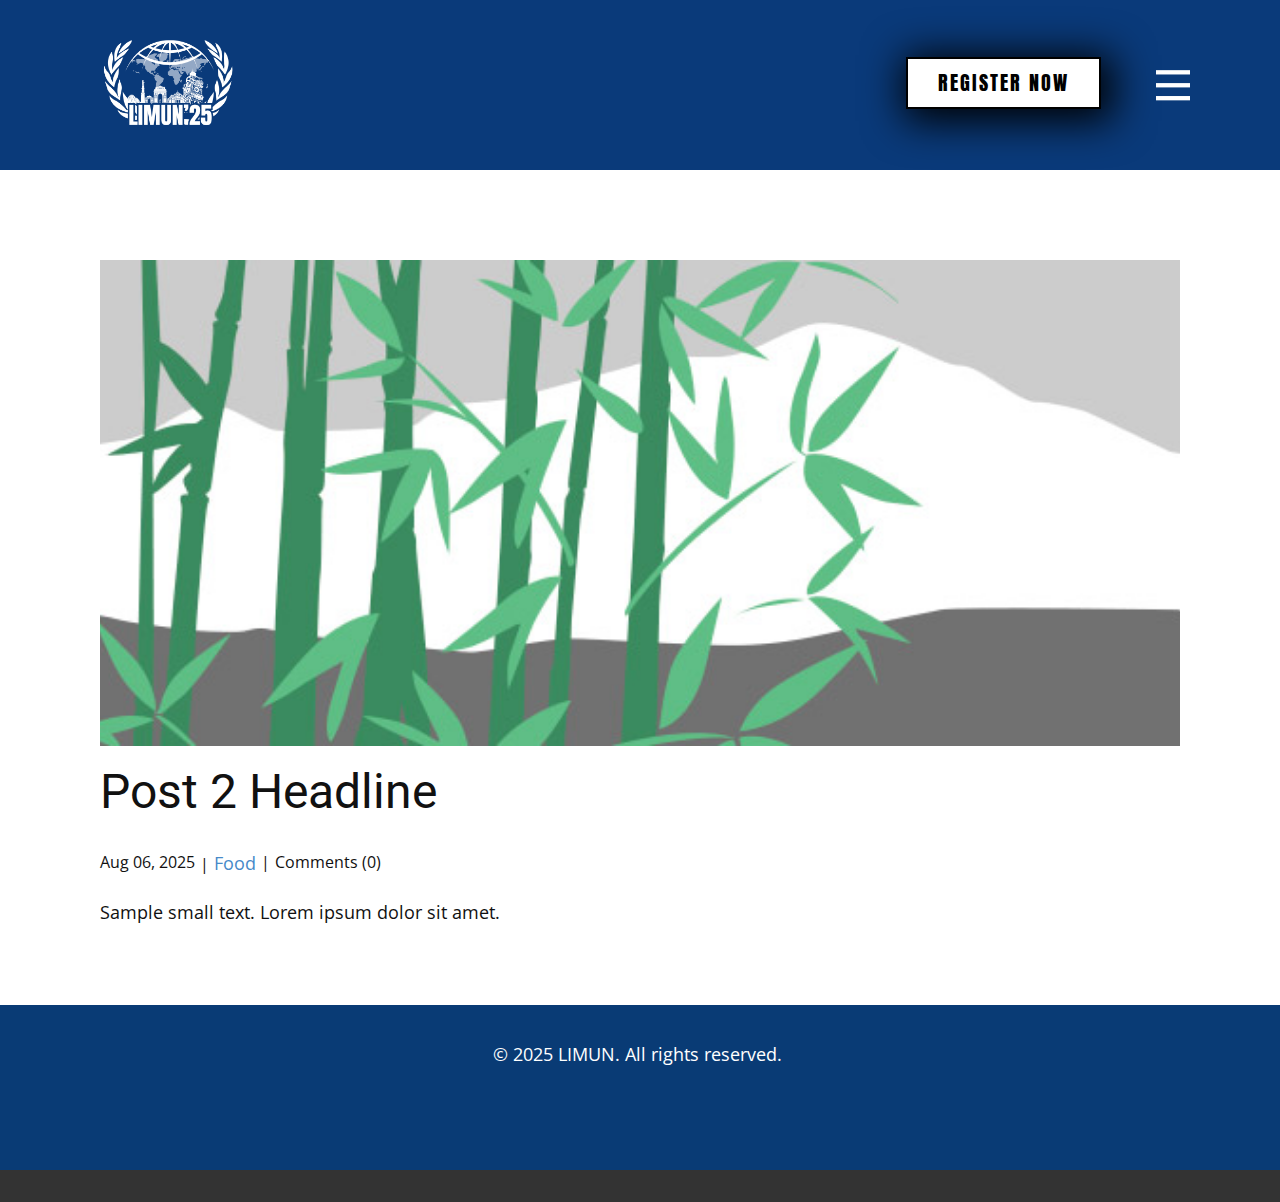
<file: LIMUN25/blog/post-1.html>
<!DOCTYPE html>
<html style="font-size: 16px;" lang="en"><head>
    <meta name="viewport" content="width=device-width, initial-scale=1.0">
    <meta charset="utf-8">
    <meta name="keywords" content="Post 1 Headline">
    <meta name="description" content="">
    <title>Post 2 Headline</title>
    <link rel="stylesheet" href="../nicepage.css" media="screen">
<link rel="stylesheet" href="../Post-Template.css" media="screen">
    <script class="u-script" type="text/javascript" src="../jquery.js" defer=""></script>
    <script class="u-script" type="text/javascript" src="../nicepage.js" defer=""></script>
    <meta name="generator" content="Nicepage 7.12.8, nicepage.com">
    
    
    
    
    <link id="u-page-google-font" rel="stylesheet" href="https://fonts.googleapis.com/css2?display=swap&amp;family=Roboto:ital,wght@0,100;0,200;0,300;0,400;0,500;0,600;0,700;0,800;0,900;1,100;1,200;1,300;1,400;1,500;1,600;1,700;1,800;1,900&amp;family=Open+Sans:ital,wght@0,300;0,400;0,500;0,600;0,700;0,800;1,300;1,400;1,500;1,600;1,700;1,800&amp;family=Abyssinica+SIL:wght@400&amp;family=Anton:wght@400">
    <script type="application/ld+json">{
		"@context": "http://schema.org",
		"@type": "Organization",
		"name": ""
}</script>
    <meta name="theme-color" content="#478ac9">
  <meta data-intl-tel-input-cdn-path="intlTelInput/"></head>
  <body data-path-to-root="./" data-include-products="false" class="u-body u-xl-mode" data-lang="en"><header class="u-clearfix u-color-var u-header u-header" id="header"><div class="u-clearfix u-sheet u-sheet-1">
        <img class="u-image u-image-default u-preserve-proportions u-image-1" src="../images/LIMUN254.png" alt="" data-image-width="500" data-image-height="500">
        <nav class="u-menu u-menu-hamburger u-offcanvas u-menu-1" role="navigation" data-responsive-from="XL">
          <div class="menu-collapse">
            <a class="u-button-style u-hamburger-link u-nav-link u-text-white u-hamburger-link-1" aria-label="Open menu" aria-controls="a2be" href="#">
              <svg class="u-svg-link" viewBox="0 0 24 24"><use xlink:href="#svg-e79d"></use></svg>
              <svg class="u-svg-content" version="1.1" id="svg-e79d" viewBox="0 0 16 16" x="0px" y="0px" xmlns:xlink="http://www.w3.org/1999/xlink" xmlns="http://www.w3.org/2000/svg"><g><rect y="1" width="16" height="2"></rect><rect y="7" width="16" height="2"></rect><rect y="13" width="16" height="2"></rect>
</g></svg>
            </a>
          </div>
          <div class="u-custom-menu u-nav-container">
            <ul role="menubar" class="u-nav u-unstyled"><li role="none" class="u-nav-item"><a role="menuitem" class="u-button-style u-nav-link" href="../">Home</a>
</li><li role="none" class="u-nav-item"><a role="menuitem" class="u-button-style u-nav-link" href="../COUNCIL.html">Council</a>
</li><li role="none" class="u-nav-item"><a role="menuitem" class="u-button-style u-nav-link" href="../About.html">About</a>
</li></ul>
          </div>
          <div id="a2be" role="region" aria-label="Menu panel" class="u-custom-menu u-nav-container-collapse">
            <div class="u-container-style u-custom-color-1 u-inner-container-layout u-opacity u-opacity-95 u-sidenav">
              <div class="u-inner-container-layout u-sidenav-overflow">
                <div class="u-menu-close" tabindex="-1" aria-controls="a2be" aria-label="Close menu"></div>
                <ul role="menubar" class="u-align-center u-custom-font u-nav u-popupmenu-items u-unstyled u-nav-2"><li role="none" class="u-nav-item"><a role="menuitem" class="u-button-style u-nav-link" href="../">Home</a>
</li><li role="none" class="u-nav-item"><a role="menuitem" class="u-button-style u-nav-link" href="../COUNCIL.html">Council</a>
</li><li role="none" class="u-nav-item"><a role="menuitem" class="u-button-style u-nav-link" href="../About.html">About</a>
</li></ul>
              </div>
            </div>
            <div class="u-custom-color-1 u-menu-overlay u-opacity u-opacity-var" style="--opacity: 0.57;"></div>
          </div>
        </nav>
        <a href="#popup-5e72" class="u-border-2 u-border-black u-btn u-button-style u-custom-font u-dialog-link u-text-black u-white u-btn-1">REGISTER NOW </a>
      </div></header>
    <section class="u-align-center u-clearfix u-section-1" id="block-1">
      <div class="u-clearfix u-sheet u-valign-middle-md u-valign-middle-sm u-valign-middle-xs u-sheet-1"><!--post_details--><!--post_details_options_json--><!--{"source":""}--><!--/post_details_options_json--><!--blog_post-->
        <div class="u-container-style u-expanded-width u-post-details u-post-details-1">
          <div class="u-container-layout u-valign-middle u-container-layout-1"><!--blog_post_image-->
            <img alt="" class="u-blog-control u-expanded-width u-image u-image-default u-image-1" src="../images/68f64b9d.jpeg"><!--/blog_post_image--><!--blog_post_header-->
            <h2 class="u-blog-control u-text u-text-1">Post 2 Headline</h2><!--/blog_post_header--><!--blog_post_metadata-->
            <div class="u-blog-control u-metadata u-metadata-1"><!--blog_post_metadata_date--><span class="u-meta-date u-meta-icon">Aug 06, 2025</span><!--/blog_post_metadata_date--><!--blog_post_metadata_category--><span class="u-meta-category u-meta-icon"><a href="/blog/blog.html#/blog-1///1">Food</a></span><!--/blog_post_metadata_category--><!--blog_post_metadata_comments--><span class="u-meta-comments u-meta-icon"><!--blog_post_metadata_comments_content-->Comments (0)<!--/blog_post_metadata_comments_content--></span><!--/blog_post_metadata_comments-->
            </div><!--/blog_post_metadata--><!--blog_post_content-->
            <div class="u-align-justify u-blog-control u-post-content u-text u-text-2 fr-view">
  <p>Sample small text. Lorem ipsum dolor sit amet.</p>
  </div><!--/blog_post_content-->
          </div>
        </div><!--/blog_post--><!--/post_details-->
      </div>
    </section>
    
    
    
    
    <footer class="u-align-center u-clearfix u-container-align-center u-custom-color-1 u-footer u-footer" id="footer"><div class="u-clearfix u-sheet u-sheet-1">
        <p class="u-text u-text-default u-text-1"> © 2025 LIMUN. All rights reserved.&nbsp;<br>
        </p>
      </div></footer>
    <section class="u-backlink u-clearfix u-grey-80"></section>
  <section class="u-black u-clearfix u-container-style u-dialog-block u-opacity u-opacity-70 u-valign-middle-lg u-valign-middle-md u-dialog-section-5" id="popup-5e72">
      <div class="u-container-style u-custom-color-1 u-dialog u-dialog-1">
        <div class="u-container-layout u-container-layout-1">
          <h1 class="u-custom-font u-text u-text-default u-text-1">Registration Forms </h1>
          <a href="https://tally.so/r/w4bND5" class="u-border-none u-btn u-button-style u-custom-font u-text-custom-color-1 u-white u-btn-1" target="_blank">INDIVIDUAL/OBSERVER REGISTRAT​ION<br>FORM<br>
          </a>
          <a href="https://tally.so/r/3qlE27" class="u-border-none u-btn u-button-style u-custom-font u-text-custom-color-1 u-white u-btn-2" target="_blank">DELEGATION REGISTRAT​ION<br>FORM<br>
          </a>
          <a href="https://tally.so/r/w2pljb" class="u-border-none u-btn u-button-style u-custom-font u-text-custom-color-1 u-white u-btn-3" target="_blank">&nbsp; CAMPUS AMBASSADOR&nbsp;<br>&nbsp;REGISTRATION FORM
          </a>
        </div>
        <button class="u-dialog-close-button u-icon u-text-grey-40 u-icon-1"><svg class="u-svg-link" preserveAspectRatio="xMidYMin slice" viewBox="0 0 16 16" style=""><use xmlns:xlink="http://www.w3.org/1999/xlink" xlink:href="#svg-efe9"></use></svg><svg xmlns="http://www.w3.org/2000/svg" xmlns:xlink="http://www.w3.org/1999/xlink" version="1.1" xml:space="preserve" class="u-svg-content" viewBox="0 0 16 16" x="0px" y="0px" id="svg-efe9"><rect x="7" y="0" transform="matrix(0.7071 -0.7071 0.7071 0.7071 -3.3138 8.0002)" width="2" height="16"></rect><rect x="0" y="7" transform="matrix(0.7071 -0.7071 0.7071 0.7071 -3.3138 8.0002)" width="16" height="2"></rect></svg></button>
      </div>
    </section><style>.u-dialog-section-5 .u-dialog-1 {
  width: 800px;
  min-height: 562px;
  height: auto;
  margin: 130px auto 60px;
}

.u-dialog-section-5 .u-container-layout-1 {
  padding: 30px 0 13px;
}

.u-dialog-section-5 .u-text-1 {
  font-family: Anton;
  font-size: 2.25rem;
  margin: 12px auto 0;
}

.u-dialog-section-5 .u-btn-1 {
  font-size: 3rem;
  font-family: Anton;
  background-image: none;
  margin: 12px auto 0;
  padding: 0 65px 0 64px;
}

.u-dialog-section-5 .u-btn-2 {
  font-size: 3rem;
  font-family: Anton;
  background-image: none;
  margin: 31px auto 0;
  padding: 0 155px;
}

.u-dialog-section-5 .u-btn-3 {
  font-size: 3rem;
  font-family: Anton;
  background-image: none;
  margin: 20px auto 0;
  padding: 0 167px;
}

.u-dialog-section-5 .u-icon-1 {
  width: 20px;
  height: 20px;
}

@media (max-width: 991px) {
  .u-dialog-section-5 .u-dialog-1 {
    width: 720px;
  }

  .u-dialog-section-5 .u-btn-1 {
    padding-right: 21px;
    padding-left: 21px;
  }

  .u-dialog-section-5 .u-btn-2 {
    padding-right: 117px;
    padding-left: 116px;
  }

  .u-dialog-section-5 .u-btn-3 {
    padding-right: 128px;
    padding-left: 126px;
  }
}

@media (max-width: 767px) {
  .u-dialog-section-5 .u-dialog-1 {
    width: 540px;
    margin-top: 240px;
  }

  .u-dialog-section-5 .u-btn-1 {
    font-size: 1.875rem;
  }

  .u-dialog-section-5 .u-btn-2 {
    font-size: 1.875rem;
    padding-right: 78px;
    padding-left: 78px;
  }

  .u-dialog-section-5 .u-btn-3 {
    font-size: 1.25rem;
  }
}

@media (max-width: 575px) {
  .u-dialog-section-5 .u-dialog-1 {
    width: 311px;
    min-height: 231px;
    margin-top: 337px;
  }

  .u-dialog-section-5 .u-container-layout-1 {
    padding-top: 11px;
    padding-bottom: 12px;
  }

  .u-dialog-section-5 .u-text-1 {
    font-size: 1rem;
    margin-top: 0;
  }

  .u-dialog-section-5 .u-btn-1 {
    font-size: 1.25rem;
    margin-top: 8px;
    padding-right: 12px;
    padding-left: 11px;
  }

  .u-dialog-section-5 .u-btn-2 {
    font-size: 1.25rem;
    margin-top: 7px;
    padding-right: 50px;
    padding-left: 50px;
  }

  .u-dialog-section-5 .u-btn-3 {
    margin-top: 7px;
    padding-right: 55px;
    padding-left: 54px;
  }

  .u-dialog-section-5 .u-icon-1 {
    left: auto;
    top: 11px;
    right: 11px;
    position: absolute;
  }
}</style>
</body></html>
</file>
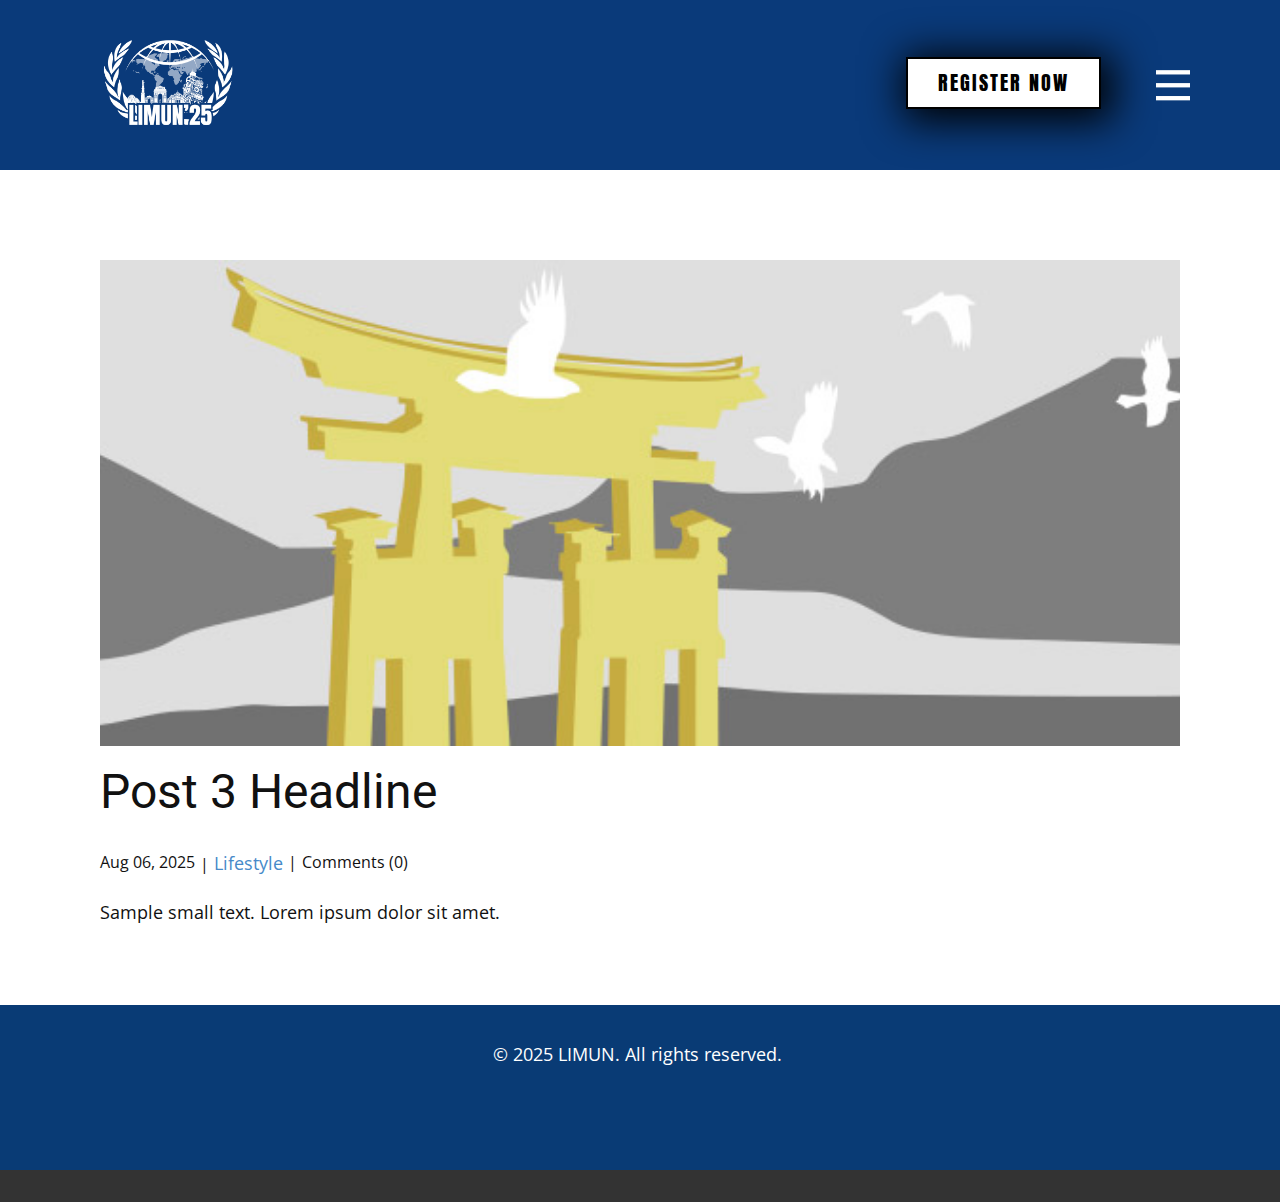
<file: LIMUN25/blog/post-2.html>
<!DOCTYPE html>
<html style="font-size: 16px;" lang="en"><head>
    <meta name="viewport" content="width=device-width, initial-scale=1.0">
    <meta charset="utf-8">
    <meta name="keywords" content="Post 1 Headline">
    <meta name="description" content="">
    <title>Post 3 Headline</title>
    <link rel="stylesheet" href="../nicepage.css" media="screen">
<link rel="stylesheet" href="../Post-Template.css" media="screen">
    <script class="u-script" type="text/javascript" src="../jquery.js" defer=""></script>
    <script class="u-script" type="text/javascript" src="../nicepage.js" defer=""></script>
    <meta name="generator" content="Nicepage 7.12.8, nicepage.com">
    
    
    
    
    <link id="u-page-google-font" rel="stylesheet" href="https://fonts.googleapis.com/css2?display=swap&amp;family=Roboto:ital,wght@0,100;0,200;0,300;0,400;0,500;0,600;0,700;0,800;0,900;1,100;1,200;1,300;1,400;1,500;1,600;1,700;1,800;1,900&amp;family=Open+Sans:ital,wght@0,300;0,400;0,500;0,600;0,700;0,800;1,300;1,400;1,500;1,600;1,700;1,800&amp;family=Abyssinica+SIL:wght@400&amp;family=Anton:wght@400">
    <script type="application/ld+json">{
		"@context": "http://schema.org",
		"@type": "Organization",
		"name": ""
}</script>
    <meta name="theme-color" content="#478ac9">
  <meta data-intl-tel-input-cdn-path="intlTelInput/"></head>
  <body data-path-to-root="./" data-include-products="false" class="u-body u-xl-mode" data-lang="en"><header class="u-clearfix u-color-var u-header u-header" id="header"><div class="u-clearfix u-sheet u-sheet-1">
        <img class="u-image u-image-default u-preserve-proportions u-image-1" src="../images/LIMUN254.png" alt="" data-image-width="500" data-image-height="500">
        <nav class="u-menu u-menu-hamburger u-offcanvas u-menu-1" role="navigation" data-responsive-from="XL">
          <div class="menu-collapse">
            <a class="u-button-style u-hamburger-link u-nav-link u-text-white u-hamburger-link-1" aria-label="Open menu" aria-controls="a2be" href="#">
              <svg class="u-svg-link" viewBox="0 0 24 24"><use xlink:href="#svg-e79d"></use></svg>
              <svg class="u-svg-content" version="1.1" id="svg-e79d" viewBox="0 0 16 16" x="0px" y="0px" xmlns:xlink="http://www.w3.org/1999/xlink" xmlns="http://www.w3.org/2000/svg"><g><rect y="1" width="16" height="2"></rect><rect y="7" width="16" height="2"></rect><rect y="13" width="16" height="2"></rect>
</g></svg>
            </a>
          </div>
          <div class="u-custom-menu u-nav-container">
            <ul role="menubar" class="u-nav u-unstyled"><li role="none" class="u-nav-item"><a role="menuitem" class="u-button-style u-nav-link" href="../">Home</a>
</li><li role="none" class="u-nav-item"><a role="menuitem" class="u-button-style u-nav-link" href="../COUNCIL.html">Council</a>
</li><li role="none" class="u-nav-item"><a role="menuitem" class="u-button-style u-nav-link" href="../About.html">About</a>
</li></ul>
          </div>
          <div id="a2be" role="region" aria-label="Menu panel" class="u-custom-menu u-nav-container-collapse">
            <div class="u-container-style u-custom-color-1 u-inner-container-layout u-opacity u-opacity-95 u-sidenav">
              <div class="u-inner-container-layout u-sidenav-overflow">
                <div class="u-menu-close" tabindex="-1" aria-controls="a2be" aria-label="Close menu"></div>
                <ul role="menubar" class="u-align-center u-custom-font u-nav u-popupmenu-items u-unstyled u-nav-2"><li role="none" class="u-nav-item"><a role="menuitem" class="u-button-style u-nav-link" href="../">Home</a>
</li><li role="none" class="u-nav-item"><a role="menuitem" class="u-button-style u-nav-link" href="../COUNCIL.html">Council</a>
</li><li role="none" class="u-nav-item"><a role="menuitem" class="u-button-style u-nav-link" href="../About.html">About</a>
</li></ul>
              </div>
            </div>
            <div class="u-custom-color-1 u-menu-overlay u-opacity u-opacity-var" style="--opacity: 0.57;"></div>
          </div>
        </nav>
        <a href="#popup-5e72" class="u-border-2 u-border-black u-btn u-button-style u-custom-font u-dialog-link u-text-black u-white u-btn-1">REGISTER NOW </a>
      </div></header>
    <section class="u-align-center u-clearfix u-section-1" id="block-1">
      <div class="u-clearfix u-sheet u-valign-middle-md u-valign-middle-sm u-valign-middle-xs u-sheet-1"><!--post_details--><!--post_details_options_json--><!--{"source":""}--><!--/post_details_options_json--><!--blog_post-->
        <div class="u-container-style u-expanded-width u-post-details u-post-details-1">
          <div class="u-container-layout u-valign-middle u-container-layout-1"><!--blog_post_image-->
            <img alt="" class="u-blog-control u-expanded-width u-image u-image-default u-image-1" src="../images/8ad73f3c.jpeg"><!--/blog_post_image--><!--blog_post_header-->
            <h2 class="u-blog-control u-text u-text-1">Post 3 Headline</h2><!--/blog_post_header--><!--blog_post_metadata-->
            <div class="u-blog-control u-metadata u-metadata-1"><!--blog_post_metadata_date--><span class="u-meta-date u-meta-icon">Aug 06, 2025</span><!--/blog_post_metadata_date--><!--blog_post_metadata_category--><span class="u-meta-category u-meta-icon"><a href="/blog/blog.html#/blog-1///3">Lifestyle</a></span><!--/blog_post_metadata_category--><!--blog_post_metadata_comments--><span class="u-meta-comments u-meta-icon"><!--blog_post_metadata_comments_content-->Comments (0)<!--/blog_post_metadata_comments_content--></span><!--/blog_post_metadata_comments-->
            </div><!--/blog_post_metadata--><!--blog_post_content-->
            <div class="u-align-justify u-blog-control u-post-content u-text u-text-2 fr-view">
  <p>Sample small text. Lorem ipsum dolor sit amet.</p>
  </div><!--/blog_post_content-->
          </div>
        </div><!--/blog_post--><!--/post_details-->
      </div>
    </section>
    
    
    
    
    <footer class="u-align-center u-clearfix u-container-align-center u-custom-color-1 u-footer u-footer" id="footer"><div class="u-clearfix u-sheet u-sheet-1">
        <p class="u-text u-text-default u-text-1"> © 2025 LIMUN. All rights reserved.&nbsp;<br>
        </p>
      </div></footer>
    <section class="u-backlink u-clearfix u-grey-80"></section>
  <section class="u-black u-clearfix u-container-style u-dialog-block u-opacity u-opacity-70 u-valign-middle-lg u-valign-middle-md u-dialog-section-5" id="popup-5e72">
      <div class="u-container-style u-custom-color-1 u-dialog u-dialog-1">
        <div class="u-container-layout u-container-layout-1">
          <h1 class="u-custom-font u-text u-text-default u-text-1">Registration Forms </h1>
          <a href="https://tally.so/r/w4bND5" class="u-border-none u-btn u-button-style u-custom-font u-text-custom-color-1 u-white u-btn-1" target="_blank">INDIVIDUAL/OBSERVER REGISTRAT​ION<br>FORM<br>
          </a>
          <a href="https://tally.so/r/3qlE27" class="u-border-none u-btn u-button-style u-custom-font u-text-custom-color-1 u-white u-btn-2" target="_blank">DELEGATION REGISTRAT​ION<br>FORM<br>
          </a>
          <a href="https://tally.so/r/w2pljb" class="u-border-none u-btn u-button-style u-custom-font u-text-custom-color-1 u-white u-btn-3" target="_blank">&nbsp; CAMPUS AMBASSADOR&nbsp;<br>&nbsp;REGISTRATION FORM
          </a>
        </div>
        <button class="u-dialog-close-button u-icon u-text-grey-40 u-icon-1"><svg class="u-svg-link" preserveAspectRatio="xMidYMin slice" viewBox="0 0 16 16" style=""><use xmlns:xlink="http://www.w3.org/1999/xlink" xlink:href="#svg-efe9"></use></svg><svg xmlns="http://www.w3.org/2000/svg" xmlns:xlink="http://www.w3.org/1999/xlink" version="1.1" xml:space="preserve" class="u-svg-content" viewBox="0 0 16 16" x="0px" y="0px" id="svg-efe9"><rect x="7" y="0" transform="matrix(0.7071 -0.7071 0.7071 0.7071 -3.3138 8.0002)" width="2" height="16"></rect><rect x="0" y="7" transform="matrix(0.7071 -0.7071 0.7071 0.7071 -3.3138 8.0002)" width="16" height="2"></rect></svg></button>
      </div>
    </section><style>.u-dialog-section-5 .u-dialog-1 {
  width: 800px;
  min-height: 562px;
  height: auto;
  margin: 130px auto 60px;
}

.u-dialog-section-5 .u-container-layout-1 {
  padding: 30px 0 13px;
}

.u-dialog-section-5 .u-text-1 {
  font-family: Anton;
  font-size: 2.25rem;
  margin: 12px auto 0;
}

.u-dialog-section-5 .u-btn-1 {
  font-size: 3rem;
  font-family: Anton;
  background-image: none;
  margin: 12px auto 0;
  padding: 0 65px 0 64px;
}

.u-dialog-section-5 .u-btn-2 {
  font-size: 3rem;
  font-family: Anton;
  background-image: none;
  margin: 31px auto 0;
  padding: 0 155px;
}

.u-dialog-section-5 .u-btn-3 {
  font-size: 3rem;
  font-family: Anton;
  background-image: none;
  margin: 20px auto 0;
  padding: 0 167px;
}

.u-dialog-section-5 .u-icon-1 {
  width: 20px;
  height: 20px;
}

@media (max-width: 991px) {
  .u-dialog-section-5 .u-dialog-1 {
    width: 720px;
  }

  .u-dialog-section-5 .u-btn-1 {
    padding-right: 21px;
    padding-left: 21px;
  }

  .u-dialog-section-5 .u-btn-2 {
    padding-right: 117px;
    padding-left: 116px;
  }

  .u-dialog-section-5 .u-btn-3 {
    padding-right: 128px;
    padding-left: 126px;
  }
}

@media (max-width: 767px) {
  .u-dialog-section-5 .u-dialog-1 {
    width: 540px;
    margin-top: 240px;
  }

  .u-dialog-section-5 .u-btn-1 {
    font-size: 1.875rem;
  }

  .u-dialog-section-5 .u-btn-2 {
    font-size: 1.875rem;
    padding-right: 78px;
    padding-left: 78px;
  }

  .u-dialog-section-5 .u-btn-3 {
    font-size: 1.25rem;
  }
}

@media (max-width: 575px) {
  .u-dialog-section-5 .u-dialog-1 {
    width: 311px;
    min-height: 231px;
    margin-top: 337px;
  }

  .u-dialog-section-5 .u-container-layout-1 {
    padding-top: 11px;
    padding-bottom: 12px;
  }

  .u-dialog-section-5 .u-text-1 {
    font-size: 1rem;
    margin-top: 0;
  }

  .u-dialog-section-5 .u-btn-1 {
    font-size: 1.25rem;
    margin-top: 8px;
    padding-right: 12px;
    padding-left: 11px;
  }

  .u-dialog-section-5 .u-btn-2 {
    font-size: 1.25rem;
    margin-top: 7px;
    padding-right: 50px;
    padding-left: 50px;
  }

  .u-dialog-section-5 .u-btn-3 {
    margin-top: 7px;
    padding-right: 55px;
    padding-left: 54px;
  }

  .u-dialog-section-5 .u-icon-1 {
    left: auto;
    top: 11px;
    right: 11px;
    position: absolute;
  }
}</style>
</body></html>
</file>
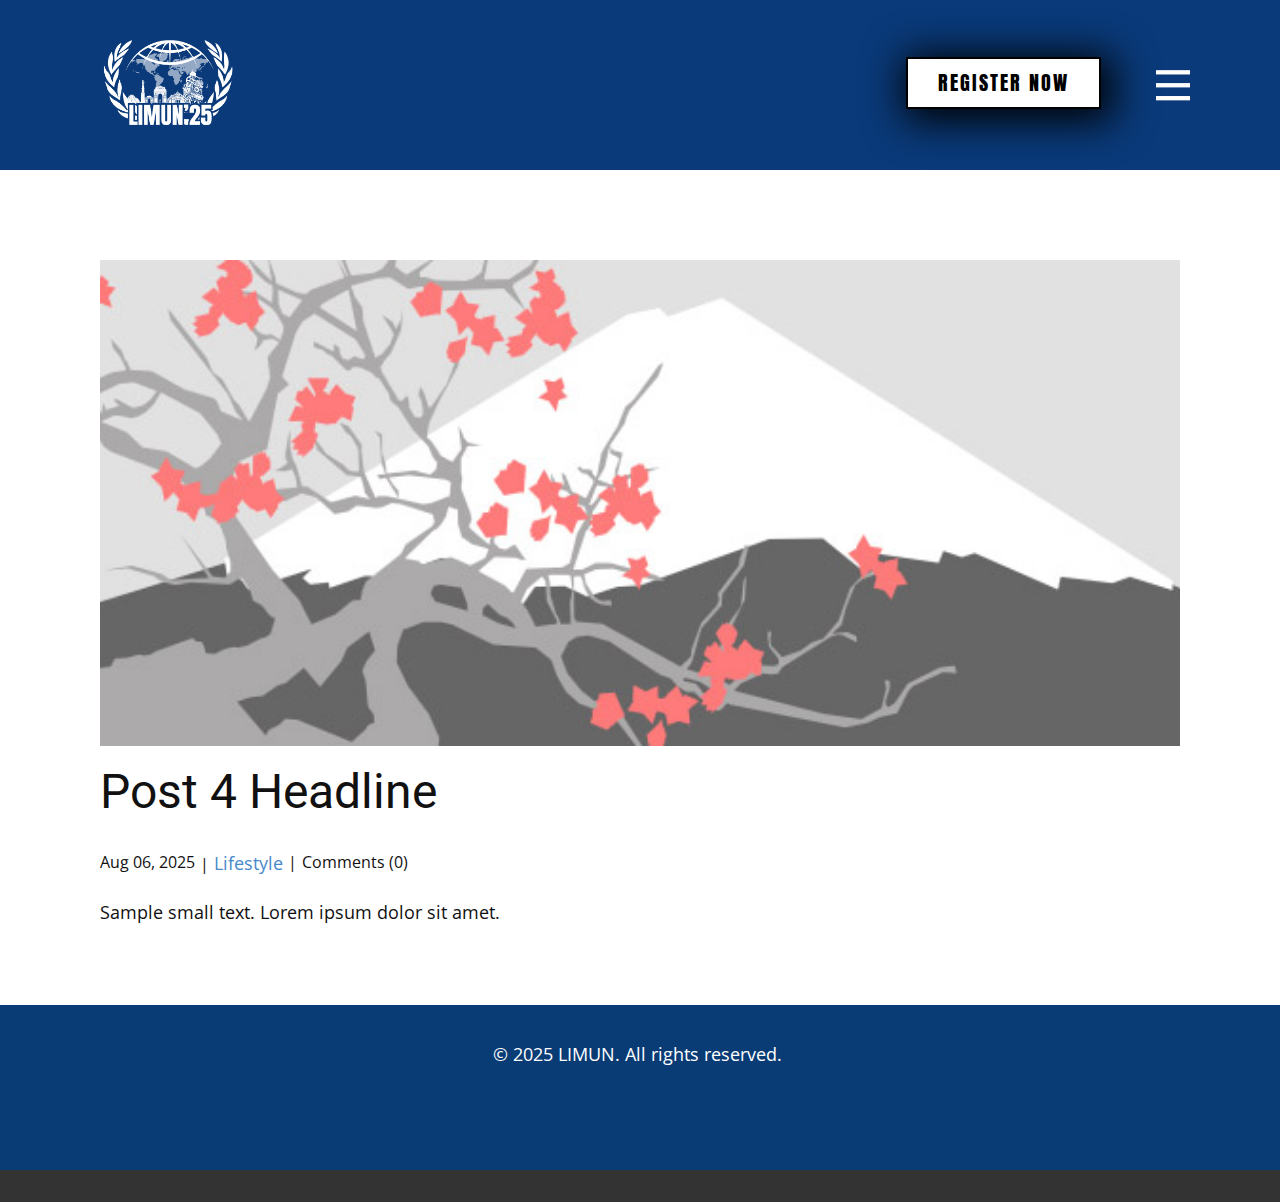
<file: LIMUN25/blog/post-3.html>
<!DOCTYPE html>
<html style="font-size: 16px;" lang="en"><head>
    <meta name="viewport" content="width=device-width, initial-scale=1.0">
    <meta charset="utf-8">
    <meta name="keywords" content="Post 1 Headline">
    <meta name="description" content="">
    <title>Post 4 Headline</title>
    <link rel="stylesheet" href="../nicepage.css" media="screen">
<link rel="stylesheet" href="../Post-Template.css" media="screen">
    <script class="u-script" type="text/javascript" src="../jquery.js" defer=""></script>
    <script class="u-script" type="text/javascript" src="../nicepage.js" defer=""></script>
    <meta name="generator" content="Nicepage 7.12.8, nicepage.com">
    
    
    
    
    <link id="u-page-google-font" rel="stylesheet" href="https://fonts.googleapis.com/css2?display=swap&amp;family=Roboto:ital,wght@0,100;0,200;0,300;0,400;0,500;0,600;0,700;0,800;0,900;1,100;1,200;1,300;1,400;1,500;1,600;1,700;1,800;1,900&amp;family=Open+Sans:ital,wght@0,300;0,400;0,500;0,600;0,700;0,800;1,300;1,400;1,500;1,600;1,700;1,800&amp;family=Abyssinica+SIL:wght@400&amp;family=Anton:wght@400">
    <script type="application/ld+json">{
		"@context": "http://schema.org",
		"@type": "Organization",
		"name": ""
}</script>
    <meta name="theme-color" content="#478ac9">
  <meta data-intl-tel-input-cdn-path="intlTelInput/"></head>
  <body data-path-to-root="./" data-include-products="false" class="u-body u-xl-mode" data-lang="en"><header class="u-clearfix u-color-var u-header u-header" id="header"><div class="u-clearfix u-sheet u-sheet-1">
        <img class="u-image u-image-default u-preserve-proportions u-image-1" src="../images/LIMUN254.png" alt="" data-image-width="500" data-image-height="500">
        <nav class="u-menu u-menu-hamburger u-offcanvas u-menu-1" role="navigation" data-responsive-from="XL">
          <div class="menu-collapse">
            <a class="u-button-style u-hamburger-link u-nav-link u-text-white u-hamburger-link-1" aria-label="Open menu" aria-controls="a2be" href="#">
              <svg class="u-svg-link" viewBox="0 0 24 24"><use xlink:href="#svg-e79d"></use></svg>
              <svg class="u-svg-content" version="1.1" id="svg-e79d" viewBox="0 0 16 16" x="0px" y="0px" xmlns:xlink="http://www.w3.org/1999/xlink" xmlns="http://www.w3.org/2000/svg"><g><rect y="1" width="16" height="2"></rect><rect y="7" width="16" height="2"></rect><rect y="13" width="16" height="2"></rect>
</g></svg>
            </a>
          </div>
          <div class="u-custom-menu u-nav-container">
            <ul role="menubar" class="u-nav u-unstyled"><li role="none" class="u-nav-item"><a role="menuitem" class="u-button-style u-nav-link" href="../">Home</a>
</li><li role="none" class="u-nav-item"><a role="menuitem" class="u-button-style u-nav-link" href="../COUNCIL.html">Council</a>
</li><li role="none" class="u-nav-item"><a role="menuitem" class="u-button-style u-nav-link" href="../About.html">About</a>
</li></ul>
          </div>
          <div id="a2be" role="region" aria-label="Menu panel" class="u-custom-menu u-nav-container-collapse">
            <div class="u-container-style u-custom-color-1 u-inner-container-layout u-opacity u-opacity-95 u-sidenav">
              <div class="u-inner-container-layout u-sidenav-overflow">
                <div class="u-menu-close" tabindex="-1" aria-controls="a2be" aria-label="Close menu"></div>
                <ul role="menubar" class="u-align-center u-custom-font u-nav u-popupmenu-items u-unstyled u-nav-2"><li role="none" class="u-nav-item"><a role="menuitem" class="u-button-style u-nav-link" href="../">Home</a>
</li><li role="none" class="u-nav-item"><a role="menuitem" class="u-button-style u-nav-link" href="../COUNCIL.html">Council</a>
</li><li role="none" class="u-nav-item"><a role="menuitem" class="u-button-style u-nav-link" href="../About.html">About</a>
</li></ul>
              </div>
            </div>
            <div class="u-custom-color-1 u-menu-overlay u-opacity u-opacity-var" style="--opacity: 0.57;"></div>
          </div>
        </nav>
        <a href="#popup-5e72" class="u-border-2 u-border-black u-btn u-button-style u-custom-font u-dialog-link u-text-black u-white u-btn-1">REGISTER NOW </a>
      </div></header>
    <section class="u-align-center u-clearfix u-section-1" id="block-1">
      <div class="u-clearfix u-sheet u-valign-middle-md u-valign-middle-sm u-valign-middle-xs u-sheet-1"><!--post_details--><!--post_details_options_json--><!--{"source":""}--><!--/post_details_options_json--><!--blog_post-->
        <div class="u-container-style u-expanded-width u-post-details u-post-details-1">
          <div class="u-container-layout u-valign-middle u-container-layout-1"><!--blog_post_image-->
            <img alt="" class="u-blog-control u-expanded-width u-image u-image-default u-image-1" src="../images/0fd3416c.jpeg"><!--/blog_post_image--><!--blog_post_header-->
            <h2 class="u-blog-control u-text u-text-1">Post 4 Headline</h2><!--/blog_post_header--><!--blog_post_metadata-->
            <div class="u-blog-control u-metadata u-metadata-1"><!--blog_post_metadata_date--><span class="u-meta-date u-meta-icon">Aug 06, 2025</span><!--/blog_post_metadata_date--><!--blog_post_metadata_category--><span class="u-meta-category u-meta-icon"><a href="/blog/blog.html#/blog-1///3">Lifestyle</a></span><!--/blog_post_metadata_category--><!--blog_post_metadata_comments--><span class="u-meta-comments u-meta-icon"><!--blog_post_metadata_comments_content-->Comments (0)<!--/blog_post_metadata_comments_content--></span><!--/blog_post_metadata_comments-->
            </div><!--/blog_post_metadata--><!--blog_post_content-->
            <div class="u-align-justify u-blog-control u-post-content u-text u-text-2 fr-view">
  <p>Sample small text. Lorem ipsum dolor sit amet.</p>
  </div><!--/blog_post_content-->
          </div>
        </div><!--/blog_post--><!--/post_details-->
      </div>
    </section>
    
    
    
    
    <footer class="u-align-center u-clearfix u-container-align-center u-custom-color-1 u-footer u-footer" id="footer"><div class="u-clearfix u-sheet u-sheet-1">
        <p class="u-text u-text-default u-text-1"> © 2025 LIMUN. All rights reserved.&nbsp;<br>
        </p>
      </div></footer>
    <section class="u-backlink u-clearfix u-grey-80"></section>
  <section class="u-black u-clearfix u-container-style u-dialog-block u-opacity u-opacity-70 u-valign-middle-lg u-valign-middle-md u-dialog-section-5" id="popup-5e72">
      <div class="u-container-style u-custom-color-1 u-dialog u-dialog-1">
        <div class="u-container-layout u-container-layout-1">
          <h1 class="u-custom-font u-text u-text-default u-text-1">Registration Forms </h1>
          <a href="https://tally.so/r/w4bND5" class="u-border-none u-btn u-button-style u-custom-font u-text-custom-color-1 u-white u-btn-1" target="_blank">INDIVIDUAL/OBSERVER REGISTRAT​ION<br>FORM<br>
          </a>
          <a href="https://tally.so/r/3qlE27" class="u-border-none u-btn u-button-style u-custom-font u-text-custom-color-1 u-white u-btn-2" target="_blank">DELEGATION REGISTRAT​ION<br>FORM<br>
          </a>
          <a href="https://tally.so/r/w2pljb" class="u-border-none u-btn u-button-style u-custom-font u-text-custom-color-1 u-white u-btn-3" target="_blank">&nbsp; CAMPUS AMBASSADOR&nbsp;<br>&nbsp;REGISTRATION FORM
          </a>
        </div>
        <button class="u-dialog-close-button u-icon u-text-grey-40 u-icon-1"><svg class="u-svg-link" preserveAspectRatio="xMidYMin slice" viewBox="0 0 16 16" style=""><use xmlns:xlink="http://www.w3.org/1999/xlink" xlink:href="#svg-efe9"></use></svg><svg xmlns="http://www.w3.org/2000/svg" xmlns:xlink="http://www.w3.org/1999/xlink" version="1.1" xml:space="preserve" class="u-svg-content" viewBox="0 0 16 16" x="0px" y="0px" id="svg-efe9"><rect x="7" y="0" transform="matrix(0.7071 -0.7071 0.7071 0.7071 -3.3138 8.0002)" width="2" height="16"></rect><rect x="0" y="7" transform="matrix(0.7071 -0.7071 0.7071 0.7071 -3.3138 8.0002)" width="16" height="2"></rect></svg></button>
      </div>
    </section><style>.u-dialog-section-5 .u-dialog-1 {
  width: 800px;
  min-height: 562px;
  height: auto;
  margin: 130px auto 60px;
}

.u-dialog-section-5 .u-container-layout-1 {
  padding: 30px 0 13px;
}

.u-dialog-section-5 .u-text-1 {
  font-family: Anton;
  font-size: 2.25rem;
  margin: 12px auto 0;
}

.u-dialog-section-5 .u-btn-1 {
  font-size: 3rem;
  font-family: Anton;
  background-image: none;
  margin: 12px auto 0;
  padding: 0 65px 0 64px;
}

.u-dialog-section-5 .u-btn-2 {
  font-size: 3rem;
  font-family: Anton;
  background-image: none;
  margin: 31px auto 0;
  padding: 0 155px;
}

.u-dialog-section-5 .u-btn-3 {
  font-size: 3rem;
  font-family: Anton;
  background-image: none;
  margin: 20px auto 0;
  padding: 0 167px;
}

.u-dialog-section-5 .u-icon-1 {
  width: 20px;
  height: 20px;
}

@media (max-width: 991px) {
  .u-dialog-section-5 .u-dialog-1 {
    width: 720px;
  }

  .u-dialog-section-5 .u-btn-1 {
    padding-right: 21px;
    padding-left: 21px;
  }

  .u-dialog-section-5 .u-btn-2 {
    padding-right: 117px;
    padding-left: 116px;
  }

  .u-dialog-section-5 .u-btn-3 {
    padding-right: 128px;
    padding-left: 126px;
  }
}

@media (max-width: 767px) {
  .u-dialog-section-5 .u-dialog-1 {
    width: 540px;
    margin-top: 240px;
  }

  .u-dialog-section-5 .u-btn-1 {
    font-size: 1.875rem;
  }

  .u-dialog-section-5 .u-btn-2 {
    font-size: 1.875rem;
    padding-right: 78px;
    padding-left: 78px;
  }

  .u-dialog-section-5 .u-btn-3 {
    font-size: 1.25rem;
  }
}

@media (max-width: 575px) {
  .u-dialog-section-5 .u-dialog-1 {
    width: 311px;
    min-height: 231px;
    margin-top: 337px;
  }

  .u-dialog-section-5 .u-container-layout-1 {
    padding-top: 11px;
    padding-bottom: 12px;
  }

  .u-dialog-section-5 .u-text-1 {
    font-size: 1rem;
    margin-top: 0;
  }

  .u-dialog-section-5 .u-btn-1 {
    font-size: 1.25rem;
    margin-top: 8px;
    padding-right: 12px;
    padding-left: 11px;
  }

  .u-dialog-section-5 .u-btn-2 {
    font-size: 1.25rem;
    margin-top: 7px;
    padding-right: 50px;
    padding-left: 50px;
  }

  .u-dialog-section-5 .u-btn-3 {
    margin-top: 7px;
    padding-right: 55px;
    padding-left: 54px;
  }

  .u-dialog-section-5 .u-icon-1 {
    left: auto;
    top: 11px;
    right: 11px;
    position: absolute;
  }
}</style>
</body></html>
</file>
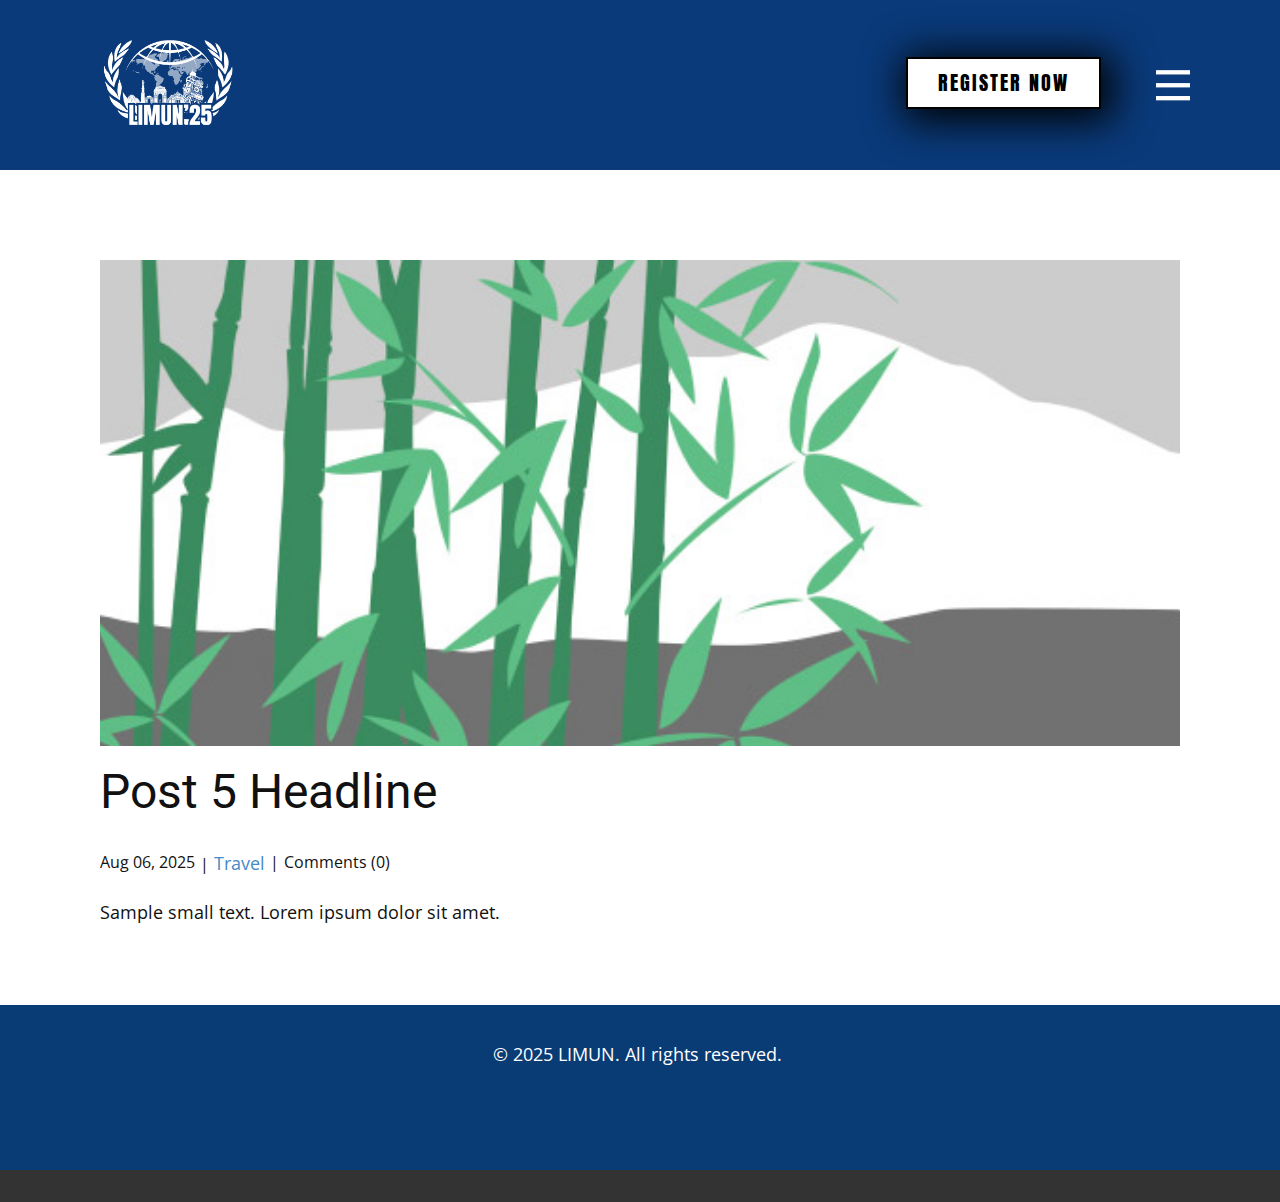
<file: LIMUN25/blog/post-4.html>
<!DOCTYPE html>
<html style="font-size: 16px;" lang="en"><head>
    <meta name="viewport" content="width=device-width, initial-scale=1.0">
    <meta charset="utf-8">
    <meta name="keywords" content="Post 1 Headline">
    <meta name="description" content="">
    <title>Post 5 Headline</title>
    <link rel="stylesheet" href="../nicepage.css" media="screen">
<link rel="stylesheet" href="../Post-Template.css" media="screen">
    <script class="u-script" type="text/javascript" src="../jquery.js" defer=""></script>
    <script class="u-script" type="text/javascript" src="../nicepage.js" defer=""></script>
    <meta name="generator" content="Nicepage 7.12.8, nicepage.com">
    
    
    
    
    <link id="u-page-google-font" rel="stylesheet" href="https://fonts.googleapis.com/css2?display=swap&amp;family=Roboto:ital,wght@0,100;0,200;0,300;0,400;0,500;0,600;0,700;0,800;0,900;1,100;1,200;1,300;1,400;1,500;1,600;1,700;1,800;1,900&amp;family=Open+Sans:ital,wght@0,300;0,400;0,500;0,600;0,700;0,800;1,300;1,400;1,500;1,600;1,700;1,800&amp;family=Abyssinica+SIL:wght@400&amp;family=Anton:wght@400">
    <script type="application/ld+json">{
		"@context": "http://schema.org",
		"@type": "Organization",
		"name": ""
}</script>
    <meta name="theme-color" content="#478ac9">
  <meta data-intl-tel-input-cdn-path="intlTelInput/"></head>
  <body data-path-to-root="./" data-include-products="false" class="u-body u-xl-mode" data-lang="en"><header class="u-clearfix u-color-var u-header u-header" id="header"><div class="u-clearfix u-sheet u-sheet-1">
        <img class="u-image u-image-default u-preserve-proportions u-image-1" src="../images/LIMUN254.png" alt="" data-image-width="500" data-image-height="500">
        <nav class="u-menu u-menu-hamburger u-offcanvas u-menu-1" role="navigation" data-responsive-from="XL">
          <div class="menu-collapse">
            <a class="u-button-style u-hamburger-link u-nav-link u-text-white u-hamburger-link-1" aria-label="Open menu" aria-controls="a2be" href="#">
              <svg class="u-svg-link" viewBox="0 0 24 24"><use xlink:href="#svg-e79d"></use></svg>
              <svg class="u-svg-content" version="1.1" id="svg-e79d" viewBox="0 0 16 16" x="0px" y="0px" xmlns:xlink="http://www.w3.org/1999/xlink" xmlns="http://www.w3.org/2000/svg"><g><rect y="1" width="16" height="2"></rect><rect y="7" width="16" height="2"></rect><rect y="13" width="16" height="2"></rect>
</g></svg>
            </a>
          </div>
          <div class="u-custom-menu u-nav-container">
            <ul role="menubar" class="u-nav u-unstyled"><li role="none" class="u-nav-item"><a role="menuitem" class="u-button-style u-nav-link" href="../">Home</a>
</li><li role="none" class="u-nav-item"><a role="menuitem" class="u-button-style u-nav-link" href="../COUNCIL.html">Council</a>
</li><li role="none" class="u-nav-item"><a role="menuitem" class="u-button-style u-nav-link" href="../About.html">About</a>
</li></ul>
          </div>
          <div id="a2be" role="region" aria-label="Menu panel" class="u-custom-menu u-nav-container-collapse">
            <div class="u-container-style u-custom-color-1 u-inner-container-layout u-opacity u-opacity-95 u-sidenav">
              <div class="u-inner-container-layout u-sidenav-overflow">
                <div class="u-menu-close" tabindex="-1" aria-controls="a2be" aria-label="Close menu"></div>
                <ul role="menubar" class="u-align-center u-custom-font u-nav u-popupmenu-items u-unstyled u-nav-2"><li role="none" class="u-nav-item"><a role="menuitem" class="u-button-style u-nav-link" href="../">Home</a>
</li><li role="none" class="u-nav-item"><a role="menuitem" class="u-button-style u-nav-link" href="../COUNCIL.html">Council</a>
</li><li role="none" class="u-nav-item"><a role="menuitem" class="u-button-style u-nav-link" href="../About.html">About</a>
</li></ul>
              </div>
            </div>
            <div class="u-custom-color-1 u-menu-overlay u-opacity u-opacity-var" style="--opacity: 0.57;"></div>
          </div>
        </nav>
        <a href="#popup-5e72" class="u-border-2 u-border-black u-btn u-button-style u-custom-font u-dialog-link u-text-black u-white u-btn-1">REGISTER NOW </a>
      </div></header>
    <section class="u-align-center u-clearfix u-section-1" id="block-1">
      <div class="u-clearfix u-sheet u-valign-middle-md u-valign-middle-sm u-valign-middle-xs u-sheet-1"><!--post_details--><!--post_details_options_json--><!--{"source":""}--><!--/post_details_options_json--><!--blog_post-->
        <div class="u-container-style u-expanded-width u-post-details u-post-details-1">
          <div class="u-container-layout u-valign-middle u-container-layout-1"><!--blog_post_image-->
            <img alt="" class="u-blog-control u-expanded-width u-image u-image-default u-image-1" src="../images/68f64b9d.jpeg"><!--/blog_post_image--><!--blog_post_header-->
            <h2 class="u-blog-control u-text u-text-1">Post 5 Headline</h2><!--/blog_post_header--><!--blog_post_metadata-->
            <div class="u-blog-control u-metadata u-metadata-1"><!--blog_post_metadata_date--><span class="u-meta-date u-meta-icon">Aug 06, 2025</span><!--/blog_post_metadata_date--><!--blog_post_metadata_category--><span class="u-meta-category u-meta-icon"><a href="/blog/blog.html#/blog-1///2">Travel</a></span><!--/blog_post_metadata_category--><!--blog_post_metadata_comments--><span class="u-meta-comments u-meta-icon"><!--blog_post_metadata_comments_content-->Comments (0)<!--/blog_post_metadata_comments_content--></span><!--/blog_post_metadata_comments-->
            </div><!--/blog_post_metadata--><!--blog_post_content-->
            <div class="u-align-justify u-blog-control u-post-content u-text u-text-2 fr-view">
  <p>Sample small text. Lorem ipsum dolor sit amet.</p>
  </div><!--/blog_post_content-->
          </div>
        </div><!--/blog_post--><!--/post_details-->
      </div>
    </section>
    
    
    
    
    <footer class="u-align-center u-clearfix u-container-align-center u-custom-color-1 u-footer u-footer" id="footer"><div class="u-clearfix u-sheet u-sheet-1">
        <p class="u-text u-text-default u-text-1"> © 2025 LIMUN. All rights reserved.&nbsp;<br>
        </p>
      </div></footer>
    <section class="u-backlink u-clearfix u-grey-80"></section>
  <section class="u-black u-clearfix u-container-style u-dialog-block u-opacity u-opacity-70 u-valign-middle-lg u-valign-middle-md u-dialog-section-5" id="popup-5e72">
      <div class="u-container-style u-custom-color-1 u-dialog u-dialog-1">
        <div class="u-container-layout u-container-layout-1">
          <h1 class="u-custom-font u-text u-text-default u-text-1">Registration Forms </h1>
          <a href="https://tally.so/r/w4bND5" class="u-border-none u-btn u-button-style u-custom-font u-text-custom-color-1 u-white u-btn-1" target="_blank">INDIVIDUAL/OBSERVER REGISTRAT​ION<br>FORM<br>
          </a>
          <a href="https://tally.so/r/3qlE27" class="u-border-none u-btn u-button-style u-custom-font u-text-custom-color-1 u-white u-btn-2" target="_blank">DELEGATION REGISTRAT​ION<br>FORM<br>
          </a>
          <a href="https://tally.so/r/w2pljb" class="u-border-none u-btn u-button-style u-custom-font u-text-custom-color-1 u-white u-btn-3" target="_blank">&nbsp; CAMPUS AMBASSADOR&nbsp;<br>&nbsp;REGISTRATION FORM
          </a>
        </div>
        <button class="u-dialog-close-button u-icon u-text-grey-40 u-icon-1"><svg class="u-svg-link" preserveAspectRatio="xMidYMin slice" viewBox="0 0 16 16" style=""><use xmlns:xlink="http://www.w3.org/1999/xlink" xlink:href="#svg-efe9"></use></svg><svg xmlns="http://www.w3.org/2000/svg" xmlns:xlink="http://www.w3.org/1999/xlink" version="1.1" xml:space="preserve" class="u-svg-content" viewBox="0 0 16 16" x="0px" y="0px" id="svg-efe9"><rect x="7" y="0" transform="matrix(0.7071 -0.7071 0.7071 0.7071 -3.3138 8.0002)" width="2" height="16"></rect><rect x="0" y="7" transform="matrix(0.7071 -0.7071 0.7071 0.7071 -3.3138 8.0002)" width="16" height="2"></rect></svg></button>
      </div>
    </section><style>.u-dialog-section-5 .u-dialog-1 {
  width: 800px;
  min-height: 562px;
  height: auto;
  margin: 130px auto 60px;
}

.u-dialog-section-5 .u-container-layout-1 {
  padding: 30px 0 13px;
}

.u-dialog-section-5 .u-text-1 {
  font-family: Anton;
  font-size: 2.25rem;
  margin: 12px auto 0;
}

.u-dialog-section-5 .u-btn-1 {
  font-size: 3rem;
  font-family: Anton;
  background-image: none;
  margin: 12px auto 0;
  padding: 0 65px 0 64px;
}

.u-dialog-section-5 .u-btn-2 {
  font-size: 3rem;
  font-family: Anton;
  background-image: none;
  margin: 31px auto 0;
  padding: 0 155px;
}

.u-dialog-section-5 .u-btn-3 {
  font-size: 3rem;
  font-family: Anton;
  background-image: none;
  margin: 20px auto 0;
  padding: 0 167px;
}

.u-dialog-section-5 .u-icon-1 {
  width: 20px;
  height: 20px;
}

@media (max-width: 991px) {
  .u-dialog-section-5 .u-dialog-1 {
    width: 720px;
  }

  .u-dialog-section-5 .u-btn-1 {
    padding-right: 21px;
    padding-left: 21px;
  }

  .u-dialog-section-5 .u-btn-2 {
    padding-right: 117px;
    padding-left: 116px;
  }

  .u-dialog-section-5 .u-btn-3 {
    padding-right: 128px;
    padding-left: 126px;
  }
}

@media (max-width: 767px) {
  .u-dialog-section-5 .u-dialog-1 {
    width: 540px;
    margin-top: 240px;
  }

  .u-dialog-section-5 .u-btn-1 {
    font-size: 1.875rem;
  }

  .u-dialog-section-5 .u-btn-2 {
    font-size: 1.875rem;
    padding-right: 78px;
    padding-left: 78px;
  }

  .u-dialog-section-5 .u-btn-3 {
    font-size: 1.25rem;
  }
}

@media (max-width: 575px) {
  .u-dialog-section-5 .u-dialog-1 {
    width: 311px;
    min-height: 231px;
    margin-top: 337px;
  }

  .u-dialog-section-5 .u-container-layout-1 {
    padding-top: 11px;
    padding-bottom: 12px;
  }

  .u-dialog-section-5 .u-text-1 {
    font-size: 1rem;
    margin-top: 0;
  }

  .u-dialog-section-5 .u-btn-1 {
    font-size: 1.25rem;
    margin-top: 8px;
    padding-right: 12px;
    padding-left: 11px;
  }

  .u-dialog-section-5 .u-btn-2 {
    font-size: 1.25rem;
    margin-top: 7px;
    padding-right: 50px;
    padding-left: 50px;
  }

  .u-dialog-section-5 .u-btn-3 {
    margin-top: 7px;
    padding-right: 55px;
    padding-left: 54px;
  }

  .u-dialog-section-5 .u-icon-1 {
    left: auto;
    top: 11px;
    right: 11px;
    position: absolute;
  }
}</style>
</body></html>
</file>
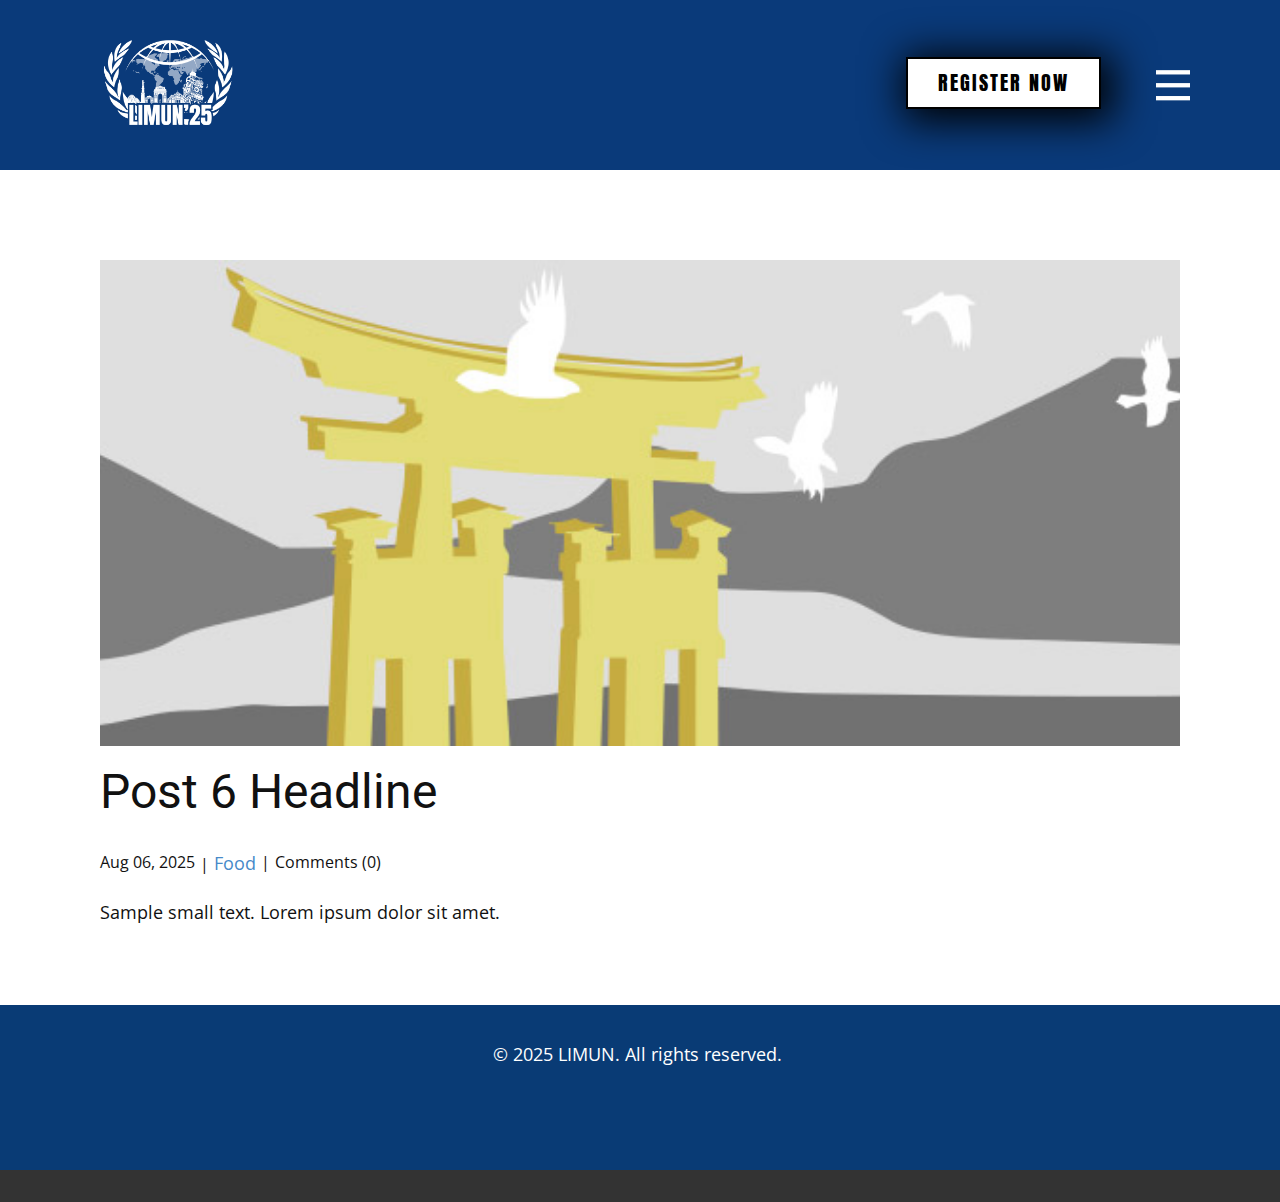
<file: LIMUN25/blog/post-5.html>
<!DOCTYPE html>
<html style="font-size: 16px;" lang="en"><head>
    <meta name="viewport" content="width=device-width, initial-scale=1.0">
    <meta charset="utf-8">
    <meta name="keywords" content="Post 1 Headline">
    <meta name="description" content="">
    <title>Post 6 Headline</title>
    <link rel="stylesheet" href="../nicepage.css" media="screen">
<link rel="stylesheet" href="../Post-Template.css" media="screen">
    <script class="u-script" type="text/javascript" src="../jquery.js" defer=""></script>
    <script class="u-script" type="text/javascript" src="../nicepage.js" defer=""></script>
    <meta name="generator" content="Nicepage 7.12.8, nicepage.com">
    
    
    
    
    <link id="u-page-google-font" rel="stylesheet" href="https://fonts.googleapis.com/css2?display=swap&amp;family=Roboto:ital,wght@0,100;0,200;0,300;0,400;0,500;0,600;0,700;0,800;0,900;1,100;1,200;1,300;1,400;1,500;1,600;1,700;1,800;1,900&amp;family=Open+Sans:ital,wght@0,300;0,400;0,500;0,600;0,700;0,800;1,300;1,400;1,500;1,600;1,700;1,800&amp;family=Abyssinica+SIL:wght@400&amp;family=Anton:wght@400">
    <script type="application/ld+json">{
		"@context": "http://schema.org",
		"@type": "Organization",
		"name": ""
}</script>
    <meta name="theme-color" content="#478ac9">
  <meta data-intl-tel-input-cdn-path="intlTelInput/"></head>
  <body data-path-to-root="./" data-include-products="false" class="u-body u-xl-mode" data-lang="en"><header class="u-clearfix u-color-var u-header u-header" id="header"><div class="u-clearfix u-sheet u-sheet-1">
        <img class="u-image u-image-default u-preserve-proportions u-image-1" src="../images/LIMUN254.png" alt="" data-image-width="500" data-image-height="500">
        <nav class="u-menu u-menu-hamburger u-offcanvas u-menu-1" role="navigation" data-responsive-from="XL">
          <div class="menu-collapse">
            <a class="u-button-style u-hamburger-link u-nav-link u-text-white u-hamburger-link-1" aria-label="Open menu" aria-controls="a2be" href="#">
              <svg class="u-svg-link" viewBox="0 0 24 24"><use xlink:href="#svg-e79d"></use></svg>
              <svg class="u-svg-content" version="1.1" id="svg-e79d" viewBox="0 0 16 16" x="0px" y="0px" xmlns:xlink="http://www.w3.org/1999/xlink" xmlns="http://www.w3.org/2000/svg"><g><rect y="1" width="16" height="2"></rect><rect y="7" width="16" height="2"></rect><rect y="13" width="16" height="2"></rect>
</g></svg>
            </a>
          </div>
          <div class="u-custom-menu u-nav-container">
            <ul role="menubar" class="u-nav u-unstyled"><li role="none" class="u-nav-item"><a role="menuitem" class="u-button-style u-nav-link" href="../">Home</a>
</li><li role="none" class="u-nav-item"><a role="menuitem" class="u-button-style u-nav-link" href="../COUNCIL.html">Council</a>
</li><li role="none" class="u-nav-item"><a role="menuitem" class="u-button-style u-nav-link" href="../About.html">About</a>
</li></ul>
          </div>
          <div id="a2be" role="region" aria-label="Menu panel" class="u-custom-menu u-nav-container-collapse">
            <div class="u-container-style u-custom-color-1 u-inner-container-layout u-opacity u-opacity-95 u-sidenav">
              <div class="u-inner-container-layout u-sidenav-overflow">
                <div class="u-menu-close" tabindex="-1" aria-controls="a2be" aria-label="Close menu"></div>
                <ul role="menubar" class="u-align-center u-custom-font u-nav u-popupmenu-items u-unstyled u-nav-2"><li role="none" class="u-nav-item"><a role="menuitem" class="u-button-style u-nav-link" href="../">Home</a>
</li><li role="none" class="u-nav-item"><a role="menuitem" class="u-button-style u-nav-link" href="../COUNCIL.html">Council</a>
</li><li role="none" class="u-nav-item"><a role="menuitem" class="u-button-style u-nav-link" href="../About.html">About</a>
</li></ul>
              </div>
            </div>
            <div class="u-custom-color-1 u-menu-overlay u-opacity u-opacity-var" style="--opacity: 0.57;"></div>
          </div>
        </nav>
        <a href="#popup-5e72" class="u-border-2 u-border-black u-btn u-button-style u-custom-font u-dialog-link u-text-black u-white u-btn-1">REGISTER NOW </a>
      </div></header>
    <section class="u-align-center u-clearfix u-section-1" id="block-1">
      <div class="u-clearfix u-sheet u-valign-middle-md u-valign-middle-sm u-valign-middle-xs u-sheet-1"><!--post_details--><!--post_details_options_json--><!--{"source":""}--><!--/post_details_options_json--><!--blog_post-->
        <div class="u-container-style u-expanded-width u-post-details u-post-details-1">
          <div class="u-container-layout u-valign-middle u-container-layout-1"><!--blog_post_image-->
            <img alt="" class="u-blog-control u-expanded-width u-image u-image-default u-image-1" src="../images/8ad73f3c.jpeg"><!--/blog_post_image--><!--blog_post_header-->
            <h2 class="u-blog-control u-text u-text-1">Post 6 Headline</h2><!--/blog_post_header--><!--blog_post_metadata-->
            <div class="u-blog-control u-metadata u-metadata-1"><!--blog_post_metadata_date--><span class="u-meta-date u-meta-icon">Aug 06, 2025</span><!--/blog_post_metadata_date--><!--blog_post_metadata_category--><span class="u-meta-category u-meta-icon"><a href="/blog/blog.html#/blog-1///1">Food</a></span><!--/blog_post_metadata_category--><!--blog_post_metadata_comments--><span class="u-meta-comments u-meta-icon"><!--blog_post_metadata_comments_content-->Comments (0)<!--/blog_post_metadata_comments_content--></span><!--/blog_post_metadata_comments-->
            </div><!--/blog_post_metadata--><!--blog_post_content-->
            <div class="u-align-justify u-blog-control u-post-content u-text u-text-2 fr-view">
  <p>Sample small text. Lorem ipsum dolor sit amet.</p>
  </div><!--/blog_post_content-->
          </div>
        </div><!--/blog_post--><!--/post_details-->
      </div>
    </section>
    
    
    
    
    <footer class="u-align-center u-clearfix u-container-align-center u-custom-color-1 u-footer u-footer" id="footer"><div class="u-clearfix u-sheet u-sheet-1">
        <p class="u-text u-text-default u-text-1"> © 2025 LIMUN. All rights reserved.&nbsp;<br>
        </p>
      </div></footer>
    <section class="u-backlink u-clearfix u-grey-80"></section>
  <section class="u-black u-clearfix u-container-style u-dialog-block u-opacity u-opacity-70 u-valign-middle-lg u-valign-middle-md u-dialog-section-5" id="popup-5e72">
      <div class="u-container-style u-custom-color-1 u-dialog u-dialog-1">
        <div class="u-container-layout u-container-layout-1">
          <h1 class="u-custom-font u-text u-text-default u-text-1">Registration Forms </h1>
          <a href="https://tally.so/r/w4bND5" class="u-border-none u-btn u-button-style u-custom-font u-text-custom-color-1 u-white u-btn-1" target="_blank">INDIVIDUAL/OBSERVER REGISTRAT​ION<br>FORM<br>
          </a>
          <a href="https://tally.so/r/3qlE27" class="u-border-none u-btn u-button-style u-custom-font u-text-custom-color-1 u-white u-btn-2" target="_blank">DELEGATION REGISTRAT​ION<br>FORM<br>
          </a>
          <a href="https://tally.so/r/w2pljb" class="u-border-none u-btn u-button-style u-custom-font u-text-custom-color-1 u-white u-btn-3" target="_blank">&nbsp; CAMPUS AMBASSADOR&nbsp;<br>&nbsp;REGISTRATION FORM
          </a>
        </div>
        <button class="u-dialog-close-button u-icon u-text-grey-40 u-icon-1"><svg class="u-svg-link" preserveAspectRatio="xMidYMin slice" viewBox="0 0 16 16" style=""><use xmlns:xlink="http://www.w3.org/1999/xlink" xlink:href="#svg-efe9"></use></svg><svg xmlns="http://www.w3.org/2000/svg" xmlns:xlink="http://www.w3.org/1999/xlink" version="1.1" xml:space="preserve" class="u-svg-content" viewBox="0 0 16 16" x="0px" y="0px" id="svg-efe9"><rect x="7" y="0" transform="matrix(0.7071 -0.7071 0.7071 0.7071 -3.3138 8.0002)" width="2" height="16"></rect><rect x="0" y="7" transform="matrix(0.7071 -0.7071 0.7071 0.7071 -3.3138 8.0002)" width="16" height="2"></rect></svg></button>
      </div>
    </section><style>.u-dialog-section-5 .u-dialog-1 {
  width: 800px;
  min-height: 562px;
  height: auto;
  margin: 130px auto 60px;
}

.u-dialog-section-5 .u-container-layout-1 {
  padding: 30px 0 13px;
}

.u-dialog-section-5 .u-text-1 {
  font-family: Anton;
  font-size: 2.25rem;
  margin: 12px auto 0;
}

.u-dialog-section-5 .u-btn-1 {
  font-size: 3rem;
  font-family: Anton;
  background-image: none;
  margin: 12px auto 0;
  padding: 0 65px 0 64px;
}

.u-dialog-section-5 .u-btn-2 {
  font-size: 3rem;
  font-family: Anton;
  background-image: none;
  margin: 31px auto 0;
  padding: 0 155px;
}

.u-dialog-section-5 .u-btn-3 {
  font-size: 3rem;
  font-family: Anton;
  background-image: none;
  margin: 20px auto 0;
  padding: 0 167px;
}

.u-dialog-section-5 .u-icon-1 {
  width: 20px;
  height: 20px;
}

@media (max-width: 991px) {
  .u-dialog-section-5 .u-dialog-1 {
    width: 720px;
  }

  .u-dialog-section-5 .u-btn-1 {
    padding-right: 21px;
    padding-left: 21px;
  }

  .u-dialog-section-5 .u-btn-2 {
    padding-right: 117px;
    padding-left: 116px;
  }

  .u-dialog-section-5 .u-btn-3 {
    padding-right: 128px;
    padding-left: 126px;
  }
}

@media (max-width: 767px) {
  .u-dialog-section-5 .u-dialog-1 {
    width: 540px;
    margin-top: 240px;
  }

  .u-dialog-section-5 .u-btn-1 {
    font-size: 1.875rem;
  }

  .u-dialog-section-5 .u-btn-2 {
    font-size: 1.875rem;
    padding-right: 78px;
    padding-left: 78px;
  }

  .u-dialog-section-5 .u-btn-3 {
    font-size: 1.25rem;
  }
}

@media (max-width: 575px) {
  .u-dialog-section-5 .u-dialog-1 {
    width: 311px;
    min-height: 231px;
    margin-top: 337px;
  }

  .u-dialog-section-5 .u-container-layout-1 {
    padding-top: 11px;
    padding-bottom: 12px;
  }

  .u-dialog-section-5 .u-text-1 {
    font-size: 1rem;
    margin-top: 0;
  }

  .u-dialog-section-5 .u-btn-1 {
    font-size: 1.25rem;
    margin-top: 8px;
    padding-right: 12px;
    padding-left: 11px;
  }

  .u-dialog-section-5 .u-btn-2 {
    font-size: 1.25rem;
    margin-top: 7px;
    padding-right: 50px;
    padding-left: 50px;
  }

  .u-dialog-section-5 .u-btn-3 {
    margin-top: 7px;
    padding-right: 55px;
    padding-left: 54px;
  }

  .u-dialog-section-5 .u-icon-1 {
    left: auto;
    top: 11px;
    right: 11px;
    position: absolute;
  }
}</style>
</body></html>
</file>
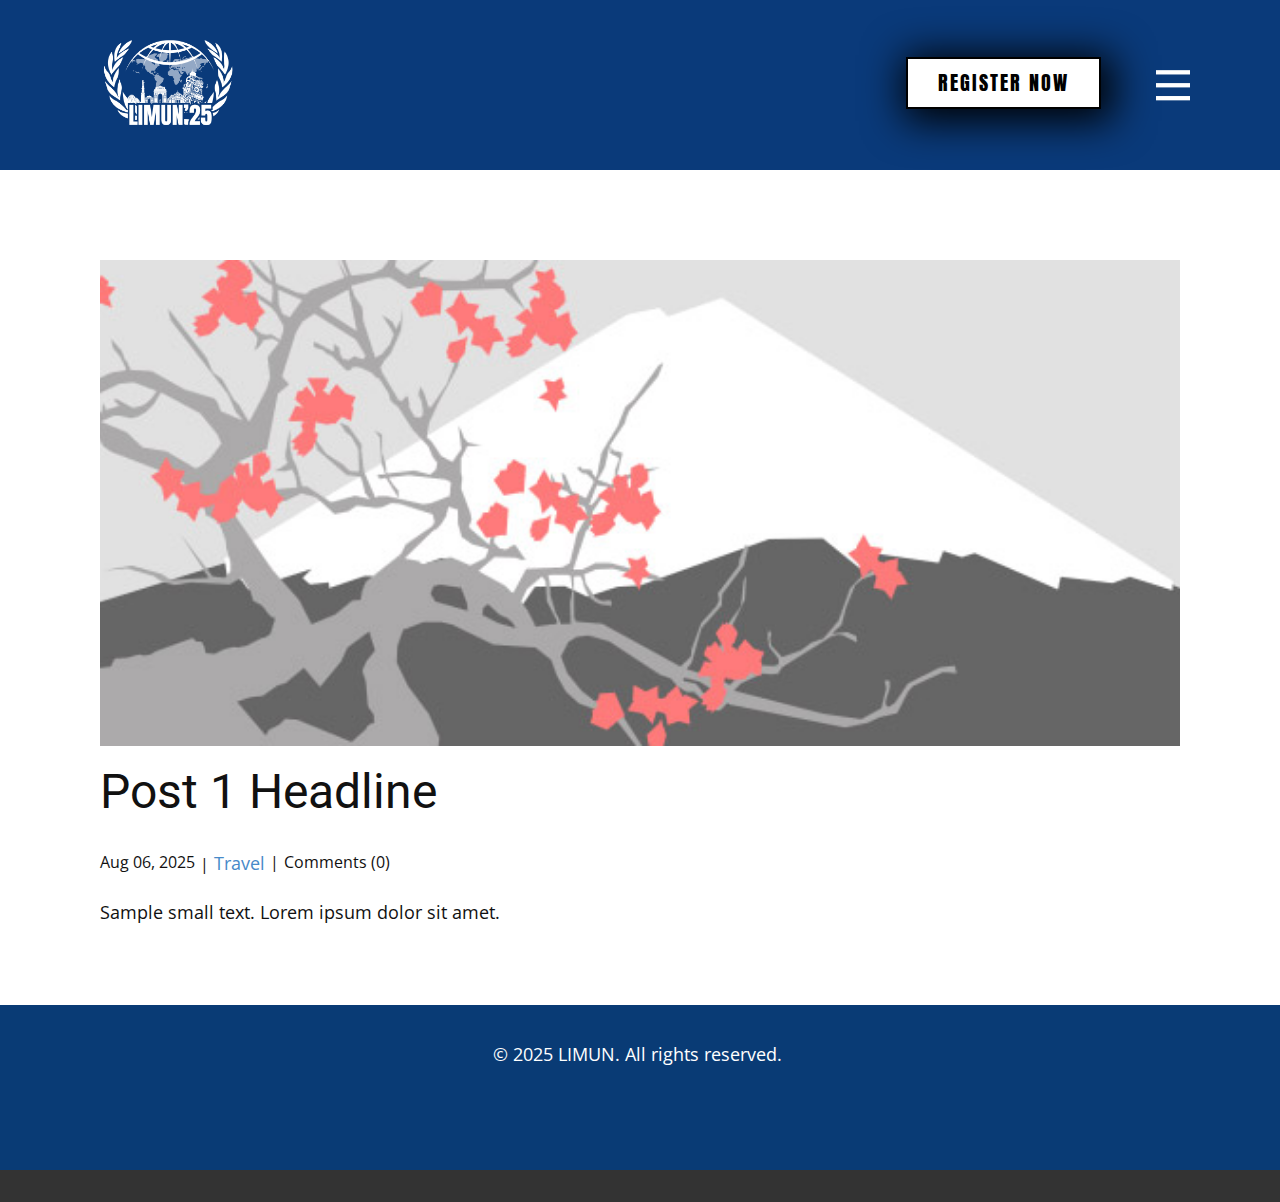
<file: LIMUN25/blog/post.html>
<!DOCTYPE html>
<html style="font-size: 16px;" lang="en"><head>
    <meta name="viewport" content="width=device-width, initial-scale=1.0">
    <meta charset="utf-8">
    <meta name="keywords" content="Post 1 Headline">
    <meta name="description" content="">
    <title>Post 1 Headline</title>
    <link rel="stylesheet" href="../nicepage.css" media="screen">
<link rel="stylesheet" href="../Post-Template.css" media="screen">
    <script class="u-script" type="text/javascript" src="../jquery.js" defer=""></script>
    <script class="u-script" type="text/javascript" src="../nicepage.js" defer=""></script>
    <meta name="generator" content="Nicepage 7.12.8, nicepage.com">
    
    
    
    
    <link id="u-page-google-font" rel="stylesheet" href="https://fonts.googleapis.com/css2?display=swap&amp;family=Roboto:ital,wght@0,100;0,200;0,300;0,400;0,500;0,600;0,700;0,800;0,900;1,100;1,200;1,300;1,400;1,500;1,600;1,700;1,800;1,900&amp;family=Open+Sans:ital,wght@0,300;0,400;0,500;0,600;0,700;0,800;1,300;1,400;1,500;1,600;1,700;1,800&amp;family=Abyssinica+SIL:wght@400&amp;family=Anton:wght@400">
    <script type="application/ld+json">{
		"@context": "http://schema.org",
		"@type": "Organization",
		"name": ""
}</script>
    <meta name="theme-color" content="#478ac9">
  <meta data-intl-tel-input-cdn-path="intlTelInput/"></head>
  <body data-path-to-root="./" data-include-products="false" class="u-body u-xl-mode" data-lang="en"><header class="u-clearfix u-color-var u-header u-header" id="header"><div class="u-clearfix u-sheet u-sheet-1">
        <img class="u-image u-image-default u-preserve-proportions u-image-1" src="../images/LIMUN254.png" alt="" data-image-width="500" data-image-height="500">
        <nav class="u-menu u-menu-hamburger u-offcanvas u-menu-1" role="navigation" data-responsive-from="XL">
          <div class="menu-collapse">
            <a class="u-button-style u-hamburger-link u-nav-link u-text-white u-hamburger-link-1" aria-label="Open menu" aria-controls="a2be" href="#">
              <svg class="u-svg-link" viewBox="0 0 24 24"><use xlink:href="#svg-e79d"></use></svg>
              <svg class="u-svg-content" version="1.1" id="svg-e79d" viewBox="0 0 16 16" x="0px" y="0px" xmlns:xlink="http://www.w3.org/1999/xlink" xmlns="http://www.w3.org/2000/svg"><g><rect y="1" width="16" height="2"></rect><rect y="7" width="16" height="2"></rect><rect y="13" width="16" height="2"></rect>
</g></svg>
            </a>
          </div>
          <div class="u-custom-menu u-nav-container">
            <ul role="menubar" class="u-nav u-unstyled"><li role="none" class="u-nav-item"><a role="menuitem" class="u-button-style u-nav-link" href="../">Home</a>
</li><li role="none" class="u-nav-item"><a role="menuitem" class="u-button-style u-nav-link" href="../COUNCIL.html">Council</a>
</li><li role="none" class="u-nav-item"><a role="menuitem" class="u-button-style u-nav-link" href="../About.html">About</a>
</li></ul>
          </div>
          <div id="a2be" role="region" aria-label="Menu panel" class="u-custom-menu u-nav-container-collapse">
            <div class="u-container-style u-custom-color-1 u-inner-container-layout u-opacity u-opacity-95 u-sidenav">
              <div class="u-inner-container-layout u-sidenav-overflow">
                <div class="u-menu-close" tabindex="-1" aria-controls="a2be" aria-label="Close menu"></div>
                <ul role="menubar" class="u-align-center u-custom-font u-nav u-popupmenu-items u-unstyled u-nav-2"><li role="none" class="u-nav-item"><a role="menuitem" class="u-button-style u-nav-link" href="../">Home</a>
</li><li role="none" class="u-nav-item"><a role="menuitem" class="u-button-style u-nav-link" href="../COUNCIL.html">Council</a>
</li><li role="none" class="u-nav-item"><a role="menuitem" class="u-button-style u-nav-link" href="../About.html">About</a>
</li></ul>
              </div>
            </div>
            <div class="u-custom-color-1 u-menu-overlay u-opacity u-opacity-var" style="--opacity: 0.57;"></div>
          </div>
        </nav>
        <a href="#popup-5e72" class="u-border-2 u-border-black u-btn u-button-style u-custom-font u-dialog-link u-text-black u-white u-btn-1">REGISTER NOW </a>
      </div></header>
    <section class="u-align-center u-clearfix u-section-1" id="block-1">
      <div class="u-clearfix u-sheet u-valign-middle-md u-valign-middle-sm u-valign-middle-xs u-sheet-1"><!--post_details--><!--post_details_options_json--><!--{"source":""}--><!--/post_details_options_json--><!--blog_post-->
        <div class="u-container-style u-expanded-width u-post-details u-post-details-1">
          <div class="u-container-layout u-valign-middle u-container-layout-1"><!--blog_post_image-->
            <img alt="" class="u-blog-control u-expanded-width u-image u-image-default u-image-1" src="../images/0fd3416c.jpeg"><!--/blog_post_image--><!--blog_post_header-->
            <h2 class="u-blog-control u-text u-text-1">Post 1 Headline</h2><!--/blog_post_header--><!--blog_post_metadata-->
            <div class="u-blog-control u-metadata u-metadata-1"><!--blog_post_metadata_date--><span class="u-meta-date u-meta-icon">Aug 06, 2025</span><!--/blog_post_metadata_date--><!--blog_post_metadata_category--><span class="u-meta-category u-meta-icon"><a href="/blog/blog.html#/blog-1///2">Travel</a></span><!--/blog_post_metadata_category--><!--blog_post_metadata_comments--><span class="u-meta-comments u-meta-icon"><!--blog_post_metadata_comments_content-->Comments (0)<!--/blog_post_metadata_comments_content--></span><!--/blog_post_metadata_comments-->
            </div><!--/blog_post_metadata--><!--blog_post_content-->
            <div class="u-align-justify u-blog-control u-post-content u-text u-text-2 fr-view">
  <p>Sample small text. Lorem ipsum dolor sit amet.</p>
  </div><!--/blog_post_content-->
          </div>
        </div><!--/blog_post--><!--/post_details-->
      </div>
    </section>
    
    
    
    
    <footer class="u-align-center u-clearfix u-container-align-center u-custom-color-1 u-footer u-footer" id="footer"><div class="u-clearfix u-sheet u-sheet-1">
        <p class="u-text u-text-default u-text-1"> © 2025 LIMUN. All rights reserved.&nbsp;<br>
        </p>
      </div></footer>
    <section class="u-backlink u-clearfix u-grey-80"></section>
  <section class="u-black u-clearfix u-container-style u-dialog-block u-opacity u-opacity-70 u-valign-middle-lg u-valign-middle-md u-dialog-section-5" id="popup-5e72">
      <div class="u-container-style u-custom-color-1 u-dialog u-dialog-1">
        <div class="u-container-layout u-container-layout-1">
          <h1 class="u-custom-font u-text u-text-default u-text-1">Registration Forms </h1>
          <a href="https://tally.so/r/w4bND5" class="u-border-none u-btn u-button-style u-custom-font u-text-custom-color-1 u-white u-btn-1" target="_blank">INDIVIDUAL/OBSERVER REGISTRAT​ION<br>FORM<br>
          </a>
          <a href="https://tally.so/r/3qlE27" class="u-border-none u-btn u-button-style u-custom-font u-text-custom-color-1 u-white u-btn-2" target="_blank">DELEGATION REGISTRAT​ION<br>FORM<br>
          </a>
          <a href="https://tally.so/r/w2pljb" class="u-border-none u-btn u-button-style u-custom-font u-text-custom-color-1 u-white u-btn-3" target="_blank">&nbsp; CAMPUS AMBASSADOR&nbsp;<br>&nbsp;REGISTRATION FORM
          </a>
        </div>
        <button class="u-dialog-close-button u-icon u-text-grey-40 u-icon-1"><svg class="u-svg-link" preserveAspectRatio="xMidYMin slice" viewBox="0 0 16 16" style=""><use xmlns:xlink="http://www.w3.org/1999/xlink" xlink:href="#svg-efe9"></use></svg><svg xmlns="http://www.w3.org/2000/svg" xmlns:xlink="http://www.w3.org/1999/xlink" version="1.1" xml:space="preserve" class="u-svg-content" viewBox="0 0 16 16" x="0px" y="0px" id="svg-efe9"><rect x="7" y="0" transform="matrix(0.7071 -0.7071 0.7071 0.7071 -3.3138 8.0002)" width="2" height="16"></rect><rect x="0" y="7" transform="matrix(0.7071 -0.7071 0.7071 0.7071 -3.3138 8.0002)" width="16" height="2"></rect></svg></button>
      </div>
    </section><style>.u-dialog-section-5 .u-dialog-1 {
  width: 800px;
  min-height: 562px;
  height: auto;
  margin: 130px auto 60px;
}

.u-dialog-section-5 .u-container-layout-1 {
  padding: 30px 0 13px;
}

.u-dialog-section-5 .u-text-1 {
  font-family: Anton;
  font-size: 2.25rem;
  margin: 12px auto 0;
}

.u-dialog-section-5 .u-btn-1 {
  font-size: 3rem;
  font-family: Anton;
  background-image: none;
  margin: 12px auto 0;
  padding: 0 65px 0 64px;
}

.u-dialog-section-5 .u-btn-2 {
  font-size: 3rem;
  font-family: Anton;
  background-image: none;
  margin: 31px auto 0;
  padding: 0 155px;
}

.u-dialog-section-5 .u-btn-3 {
  font-size: 3rem;
  font-family: Anton;
  background-image: none;
  margin: 20px auto 0;
  padding: 0 167px;
}

.u-dialog-section-5 .u-icon-1 {
  width: 20px;
  height: 20px;
}

@media (max-width: 991px) {
  .u-dialog-section-5 .u-dialog-1 {
    width: 720px;
  }

  .u-dialog-section-5 .u-btn-1 {
    padding-right: 21px;
    padding-left: 21px;
  }

  .u-dialog-section-5 .u-btn-2 {
    padding-right: 117px;
    padding-left: 116px;
  }

  .u-dialog-section-5 .u-btn-3 {
    padding-right: 128px;
    padding-left: 126px;
  }
}

@media (max-width: 767px) {
  .u-dialog-section-5 .u-dialog-1 {
    width: 540px;
    margin-top: 240px;
  }

  .u-dialog-section-5 .u-btn-1 {
    font-size: 1.875rem;
  }

  .u-dialog-section-5 .u-btn-2 {
    font-size: 1.875rem;
    padding-right: 78px;
    padding-left: 78px;
  }

  .u-dialog-section-5 .u-btn-3 {
    font-size: 1.25rem;
  }
}

@media (max-width: 575px) {
  .u-dialog-section-5 .u-dialog-1 {
    width: 311px;
    min-height: 231px;
    margin-top: 337px;
  }

  .u-dialog-section-5 .u-container-layout-1 {
    padding-top: 11px;
    padding-bottom: 12px;
  }

  .u-dialog-section-5 .u-text-1 {
    font-size: 1rem;
    margin-top: 0;
  }

  .u-dialog-section-5 .u-btn-1 {
    font-size: 1.25rem;
    margin-top: 8px;
    padding-right: 12px;
    padding-left: 11px;
  }

  .u-dialog-section-5 .u-btn-2 {
    font-size: 1.25rem;
    margin-top: 7px;
    padding-right: 50px;
    padding-left: 50px;
  }

  .u-dialog-section-5 .u-btn-3 {
    margin-top: 7px;
    padding-right: 55px;
    padding-left: 54px;
  }

  .u-dialog-section-5 .u-icon-1 {
    left: auto;
    top: 11px;
    right: 11px;
    position: absolute;
  }
}</style>
</body></html>
</file>
